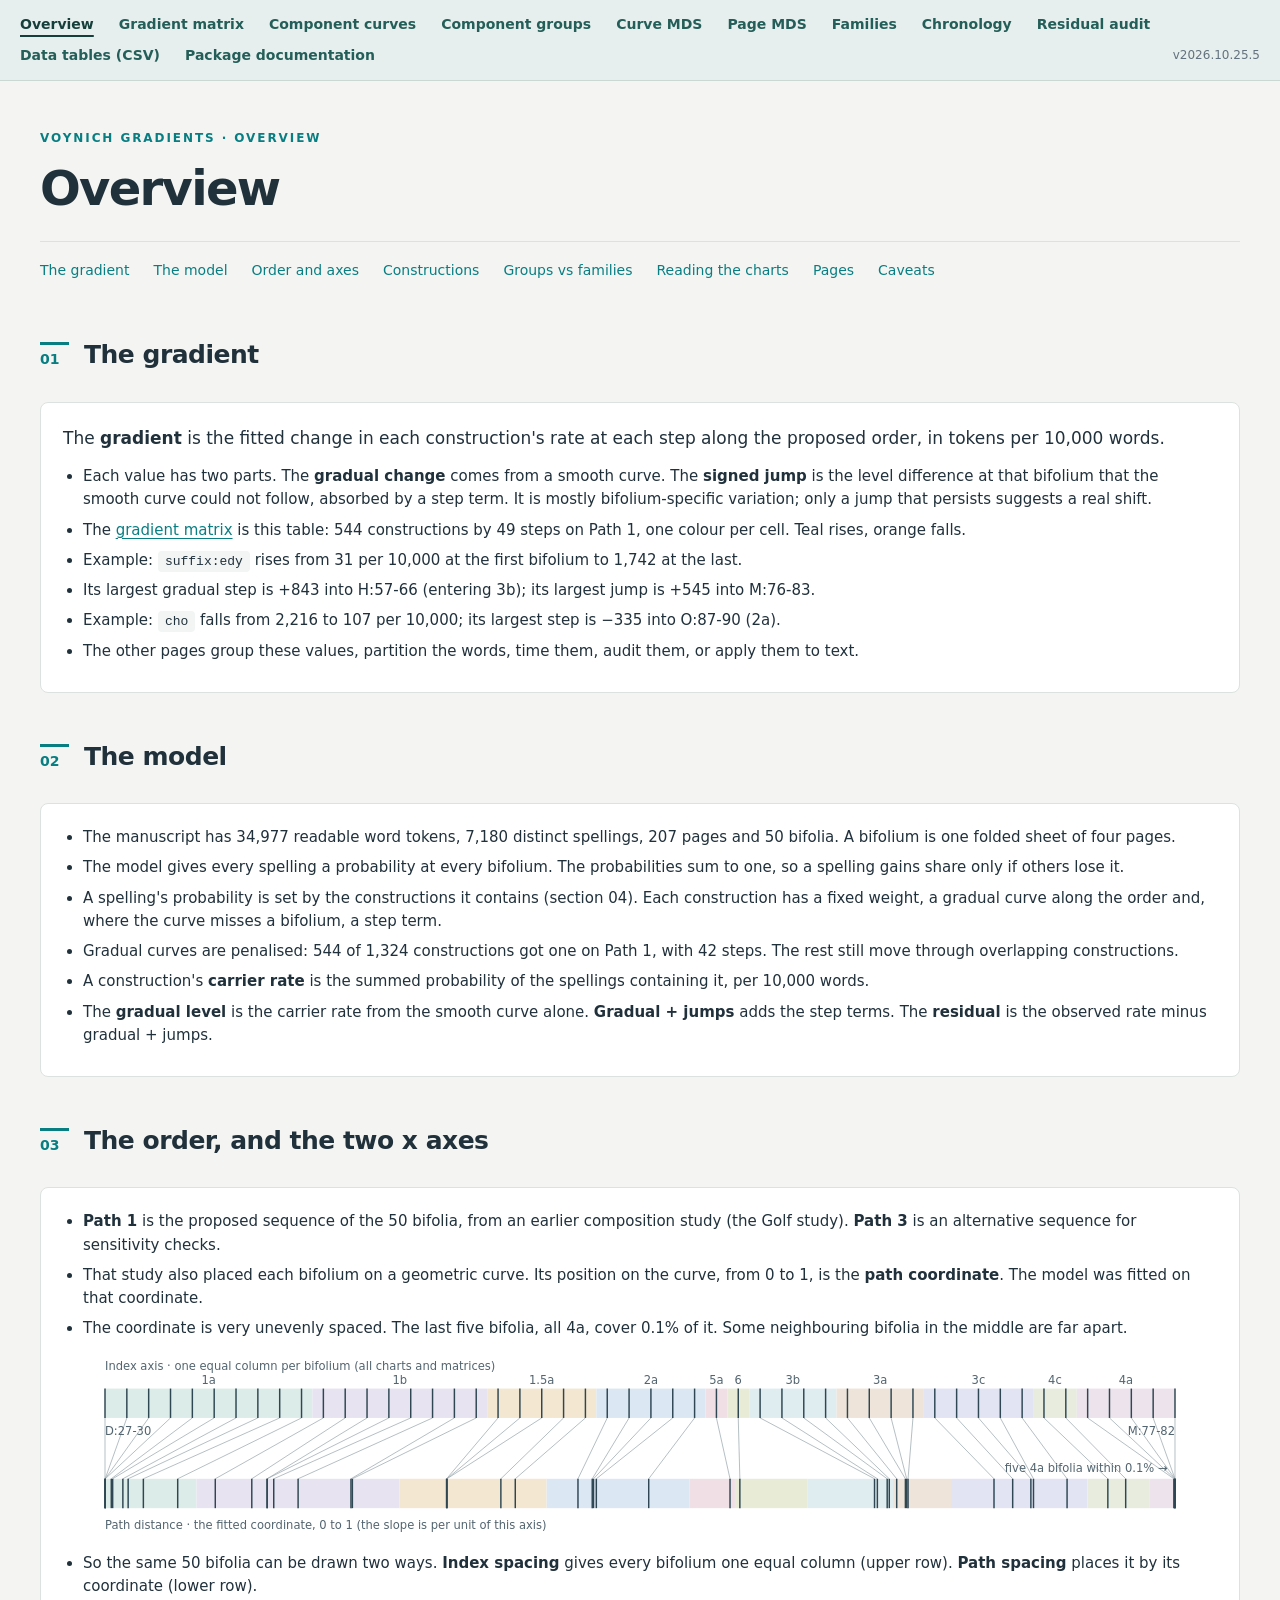
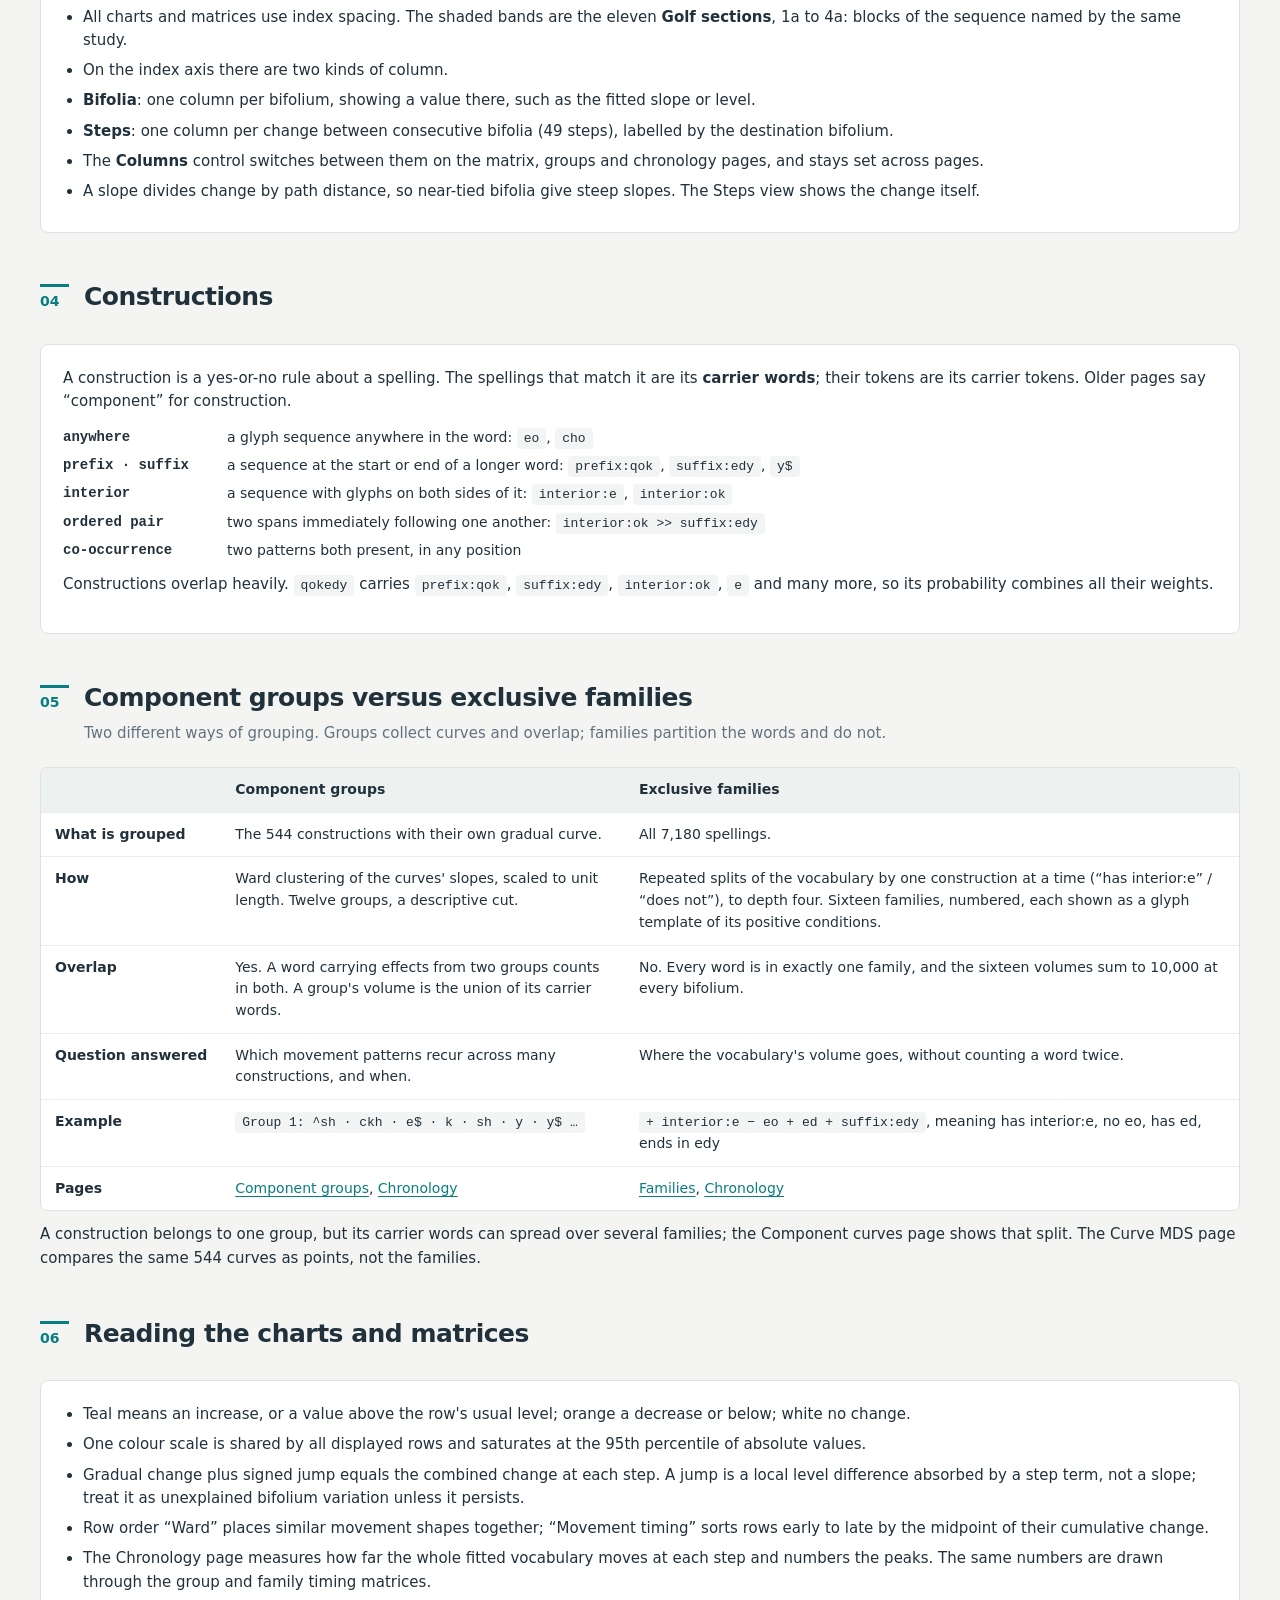
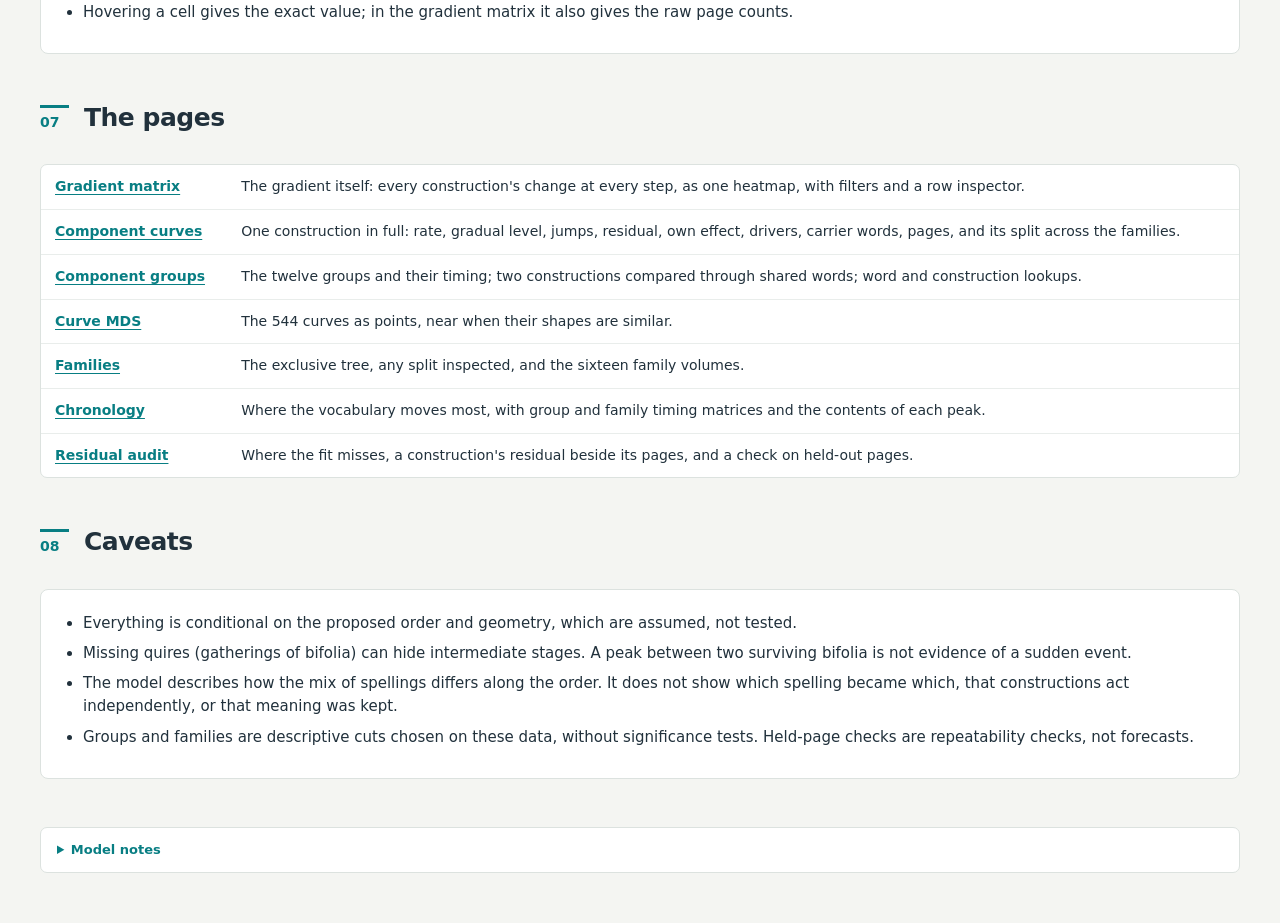
<file: index.html>
<!doctype html>
<html lang="en"><head><meta charset="utf-8"><meta name="viewport" content="width=device-width, initial-scale=1"><title>Voynich gradients · Overview</title><link rel="stylesheet" href="style.css?v=e0b2c25fb6"><link rel="stylesheet" href="package.css?v=9db7e872d7"><link rel="stylesheet" href="pages.css?v=269661ccac"><script src="release.js?v=7b55d89a12"></script><script src="site_nav.js?v=2a5384a73c" defer></script><style>.ov p,.ov li{font-size:15px;line-height:1.55}.ov ul{margin:0;padding-left:20px}.ov li{margin:0 0 7px}.ov .panel{margin-bottom:16px}.ov-table td,.ov-table th{vertical-align:top;font-size:14px}.ov-table td:first-child{white-space:nowrap;font-weight:650}.ov-example{font-family:ui-monospace,SFMono-Regular,Consolas,monospace;font-size:13px;background:#f3f5f4;padding:3px 7px;border-radius:4px}#axis-diagram svg{display:block;width:100%;height:auto}.ov dl{display:grid;grid-template-columns:150px 1fr;gap:6px 14px;margin:0;font-size:14px}.ov dt{font-family:ui-monospace,Consolas,monospace;font-weight:650}.ov dd{margin:0}.ov .lead{font-size:17px}@media(max-width:700px){.ov dl{grid-template-columns:1fr}}</style></head><body>
<nav class="package-nav" aria-label="Voynich gradients"></nav>
<header class="masthead"><div class="eyebrow">VOYNICH GRADIENTS · OVERVIEW</div><h1>Overview</h1><nav><a href="#gradient">The gradient</a><a href="#model">The model</a><a href="#order">Order and axes</a><a href="#constructions">Constructions</a><a href="#groups-vs-families">Groups vs families</a><a href="#reading">Reading the charts</a><a href="#pages">Pages</a><a href="#caveats">Caveats</a></nav></header>
<main class="ov">
<section id="gradient"><div class="section-title"><span class="number">01</span><div><h2>The gradient</h2></div></div>
<article class="panel"><p class="lead">The <strong>gradient</strong> is the fitted change in each construction's rate at each step along the proposed order, in tokens per 10,000 words.</p><ul>
<li>Each value has two parts. The <strong>gradual change</strong> comes from a smooth curve. The <strong>signed jump</strong> is the level difference at that bifolium that the smooth curve could not follow, absorbed by a step term. It is mostly bifolium-specific variation; only a jump that persists suggests a real shift.</li>
<li>The <a href="matrix.html">gradient matrix</a> is this table: 544 constructions by 49 steps on Path 1, one colour per cell. Teal rises, orange falls.</li>
<li>Example: <span class="ov-example">suffix:edy</span> rises from 31 per 10,000 at the first bifolium to 1,742 at the last.</li>
<li>Its largest gradual step is +843 into H:57-66 (entering 3b); its largest jump is +545 into M:76-83.</li>
<li>Example: <span class="ov-example">cho</span> falls from 2,216 to 107 per 10,000; its largest step is −335 into O:87-90 (2a).</li>
<li>The other pages group these values, partition the words, time them, audit them, or apply them to text.</li>
</ul></article></section>

<section id="model"><div class="section-title"><span class="number">02</span><div><h2>The model</h2></div></div>
<article class="panel"><ul>
<li>The manuscript has 34,977 readable word tokens, 7,180 distinct spellings, 207 pages and 50 bifolia. A bifolium is one folded sheet of four pages.</li>
<li>The model gives every spelling a probability at every bifolium. The probabilities sum to one, so a spelling gains share only if others lose it.</li>
<li>A spelling's probability is set by the constructions it contains (section 04). Each construction has a fixed weight, a gradual curve along the order and, where the curve misses a bifolium, a step term.</li>
<li>Gradual curves are penalised: 544 of 1,324 constructions got one on Path 1, with 42 steps. The rest still move through overlapping constructions.</li>
<li>A construction's <strong>carrier rate</strong> is the summed probability of the spellings containing it, per 10,000 words.</li>
<li>The <strong>gradual level</strong> is the carrier rate from the smooth curve alone. <strong>Gradual + jumps</strong> adds the step terms. The <strong>residual</strong> is the observed rate minus gradual + jumps.</li>
</ul></article></section>

<section id="order"><div class="section-title"><span class="number">03</span><div><h2>The order, and the two x axes</h2></div></div>
<article class="panel"><ul>
<li><strong>Path 1</strong> is the proposed sequence of the 50 bifolia, from an earlier composition study (the Golf study). <strong>Path 3</strong> is an alternative sequence for sensitivity checks.</li>
<li>That study also placed each bifolium on a geometric curve. Its position on the curve, from 0 to 1, is the <strong>path coordinate</strong>. The model was fitted on that coordinate.</li>
<li>The coordinate is very unevenly spaced. The last five bifolia, all 4a, cover 0.1% of it. Some neighbouring bifolia in the middle are far apart.</li>
</ul><div id="axis-diagram" class="chart" style="margin:14px 0"></div><ul>
<li>So the same 50 bifolia can be drawn two ways. <strong>Index spacing</strong> gives every bifolium one equal column (upper row). <strong>Path spacing</strong> places it by its coordinate (lower row).</li>
<li>All charts and matrices use index spacing. The shaded bands are the eleven <strong>Golf sections</strong>, 1a to 4a: blocks of the sequence named by the same study.</li>
<li>On the index axis there are two kinds of column.</li>
<li><strong>Bifolia</strong>: one column per bifolium, showing a value there, such as the fitted slope or level.</li>
<li><strong>Steps</strong>: one column per change between consecutive bifolia (49 steps), labelled by the destination bifolium.</li>
<li>The <strong>Columns</strong> control switches between them on the matrix, groups and chronology pages, and stays set across pages.</li>
<li>A slope divides change by path distance, so near-tied bifolia give steep slopes. The Steps view shows the change itself.</li>
</ul></article></section>

<section id="constructions"><div class="section-title"><span class="number">04</span><div><h2>Constructions</h2></div></div>
<article class="panel"><p>A construction is a yes-or-no rule about a spelling. The spellings that match it are its <strong>carrier words</strong>; their tokens are its carrier tokens. Older pages say “component” for construction.</p>
<dl><dt>anywhere</dt><dd>a glyph sequence anywhere in the word: <span class="ov-example">eo</span>, <span class="ov-example">cho</span></dd>
<dt>prefix · suffix</dt><dd>a sequence at the start or end of a longer word: <span class="ov-example">prefix:qok</span>, <span class="ov-example">suffix:edy</span>, <span class="ov-example">y$</span></dd>
<dt>interior</dt><dd>a sequence with glyphs on both sides of it: <span class="ov-example">interior:e</span>, <span class="ov-example">interior:ok</span></dd>
<dt>ordered pair</dt><dd>two spans immediately following one another: <span class="ov-example">interior:ok >> suffix:edy</span></dd>
<dt>co-occurrence</dt><dd>two patterns both present, in any position</dd></dl>
<p style="margin-top:12px">Constructions overlap heavily. <span class="ov-example">qokedy</span> carries <span class="ov-example">prefix:qok</span>, <span class="ov-example">suffix:edy</span>, <span class="ov-example">interior:ok</span>, <span class="ov-example">e</span> and many more, so its probability combines all their weights.</p></article></section>

<section id="groups-vs-families"><div class="section-title"><span class="number">05</span><div><h2>Component groups versus exclusive families</h2><p>Two different ways of grouping. Groups collect curves and overlap; families partition the words and do not.</p></div></div>
<div class="table-wrap"><table class="ov-table"><thead><tr><th></th><th>Component groups</th><th>Exclusive families</th></tr></thead><tbody>
<tr><td>What is grouped</td><td>The 544 constructions with their own gradual curve.</td><td>All 7,180 spellings.</td></tr>
<tr><td>How</td><td>Ward clustering of the curves' slopes, scaled to unit length. Twelve groups, a descriptive cut.</td><td>Repeated splits of the vocabulary by one construction at a time (“has interior:e” / “does not”), to depth four. Sixteen families, numbered, each shown as a glyph template of its positive conditions.</td></tr>
<tr><td>Overlap</td><td>Yes. A word carrying effects from two groups counts in both. A group's volume is the union of its carrier words.</td><td>No. Every word is in exactly one family, and the sixteen volumes sum to 10,000 at every bifolium.</td></tr>
<tr><td>Question answered</td><td>Which movement patterns recur across many constructions, and when.</td><td>Where the vocabulary's volume goes, without counting a word twice.</td></tr>
<tr><td>Example</td><td><span class="ov-example">Group 1: ^sh · ckh · e$ · k · sh · y · y$ …</span></td><td><span class="ov-example">+ interior:e − eo + ed + suffix:edy</span>, meaning has interior:e, no eo, has ed, ends in edy</td></tr>
<tr><td>Pages</td><td><a href="behavior.html">Component groups</a>, <a href="chronology.html#timing">Chronology</a></td><td><a href="partitions.html">Families</a>, <a href="chronology.html#family-timing">Chronology</a></td></tr>
</tbody></table></div>
<p style="margin-top:12px">A construction belongs to one group, but its carrier words can spread over several families; the Component curves page shows that split. The Curve MDS page compares the same 544 curves as points, not the families.</p></section>

<section id="reading"><div class="section-title"><span class="number">06</span><div><h2>Reading the charts and matrices</h2></div></div>
<article class="panel"><ul>
<li>Teal means an increase, or a value above the row's usual level; orange a decrease or below; white no change.</li>
<li>One colour scale is shared by all displayed rows and saturates at the 95th percentile of absolute values.</li>
<li>Gradual change plus signed jump equals the combined change at each step. A jump is a local level difference absorbed by a step term, not a slope; treat it as unexplained bifolium variation unless it persists.</li>
<li>Row order “Ward” places similar movement shapes together; “Movement timing” sorts rows early to late by the midpoint of their cumulative change.</li>
<li>The Chronology page measures how far the whole fitted vocabulary moves at each step and numbers the peaks. The same numbers are drawn through the group and family timing matrices.</li>
<li>Hovering a cell gives the exact value; in the gradient matrix it also gives the raw page counts.</li>
</ul></article></section>

<section id="pages"><div class="section-title"><span class="number">07</span><div><h2>The pages</h2></div></div>
<div class="table-wrap"><table class="ov-table"><tbody>
<tr><td><a href="matrix.html">Gradient matrix</a></td><td>The gradient itself: every construction's change at every step, as one heatmap, with filters and a row inspector.</td></tr>
<tr><td><a href="components.html">Component curves</a></td><td>One construction in full: rate, gradual level, jumps, residual, own effect, drivers, carrier words, pages, and its split across the families.</td></tr>
<tr><td><a href="behavior.html">Component groups</a></td><td>The twelve groups and their timing; two constructions compared through shared words; word and construction lookups.</td></tr>
<tr><td><a href="feature-mds.html">Curve MDS</a></td><td>The 544 curves as points, near when their shapes are similar.</td></tr>
<tr><td><a href="partitions.html">Families</a></td><td>The exclusive tree, any split inspected, and the sixteen family volumes.</td></tr>
<tr><td><a href="chronology.html">Chronology</a></td><td>Where the vocabulary moves most, with group and family timing matrices and the contents of each peak.</td></tr>
<tr><td><a href="residuals.html">Residual audit</a></td><td>Where the fit misses, a construction's residual beside its pages, and a check on held-out pages.</td></tr>
</tbody></table></div></section>

<section id="caveats"><div class="section-title"><span class="number">08</span><div><h2>Caveats</h2></div></div>
<article class="panel"><ul>
<li>Everything is conditional on the proposed order and geometry, which are assumed, not tested.</li>
<li>Missing quires (gatherings of bifolia) can hide intermediate stages. A peak between two surviving bifolia is not evidence of a sudden event.</li>
<li>The model describes how the mix of spellings differs along the order. It does not show which spelling became which, that constructions act independently, or that meaning was kept.</li>
<li>Groups and families are descriptive cuts chosen on these data, without significance tests. Held-page checks are repeatability checks, not forecasts.</li>
</ul></article></section>
<details class="data-details"><summary>Model notes</summary><p>Model <code>positional-composition-544-v1</code>, 24 October 2026: for spelling <em>w</em> at coordinate <em>s</em>, probability ∝ prior(<em>w</em>) · exp(X(<em>w</em>)[α + B(<em>s</em>)β + H(<em>s</em>)δ]) with X the construction indicators, α static weights, Bβ gradual curves and Hδ steps; gradual penalty 0.006, step penalty 0.006. Path 3 is a separate refit (541 curves, 34 steps). Formal definitions and reproduction are in the package's model note; the asset fields in its data dictionary.</p></details>
</main><script src="behavior_charts.js?v=8a3eea32bb"></script><script src="positional_data.js?v=a738f889c7"></script><script src="overview.js?v=d65140882f"></script></body></html>
</file>
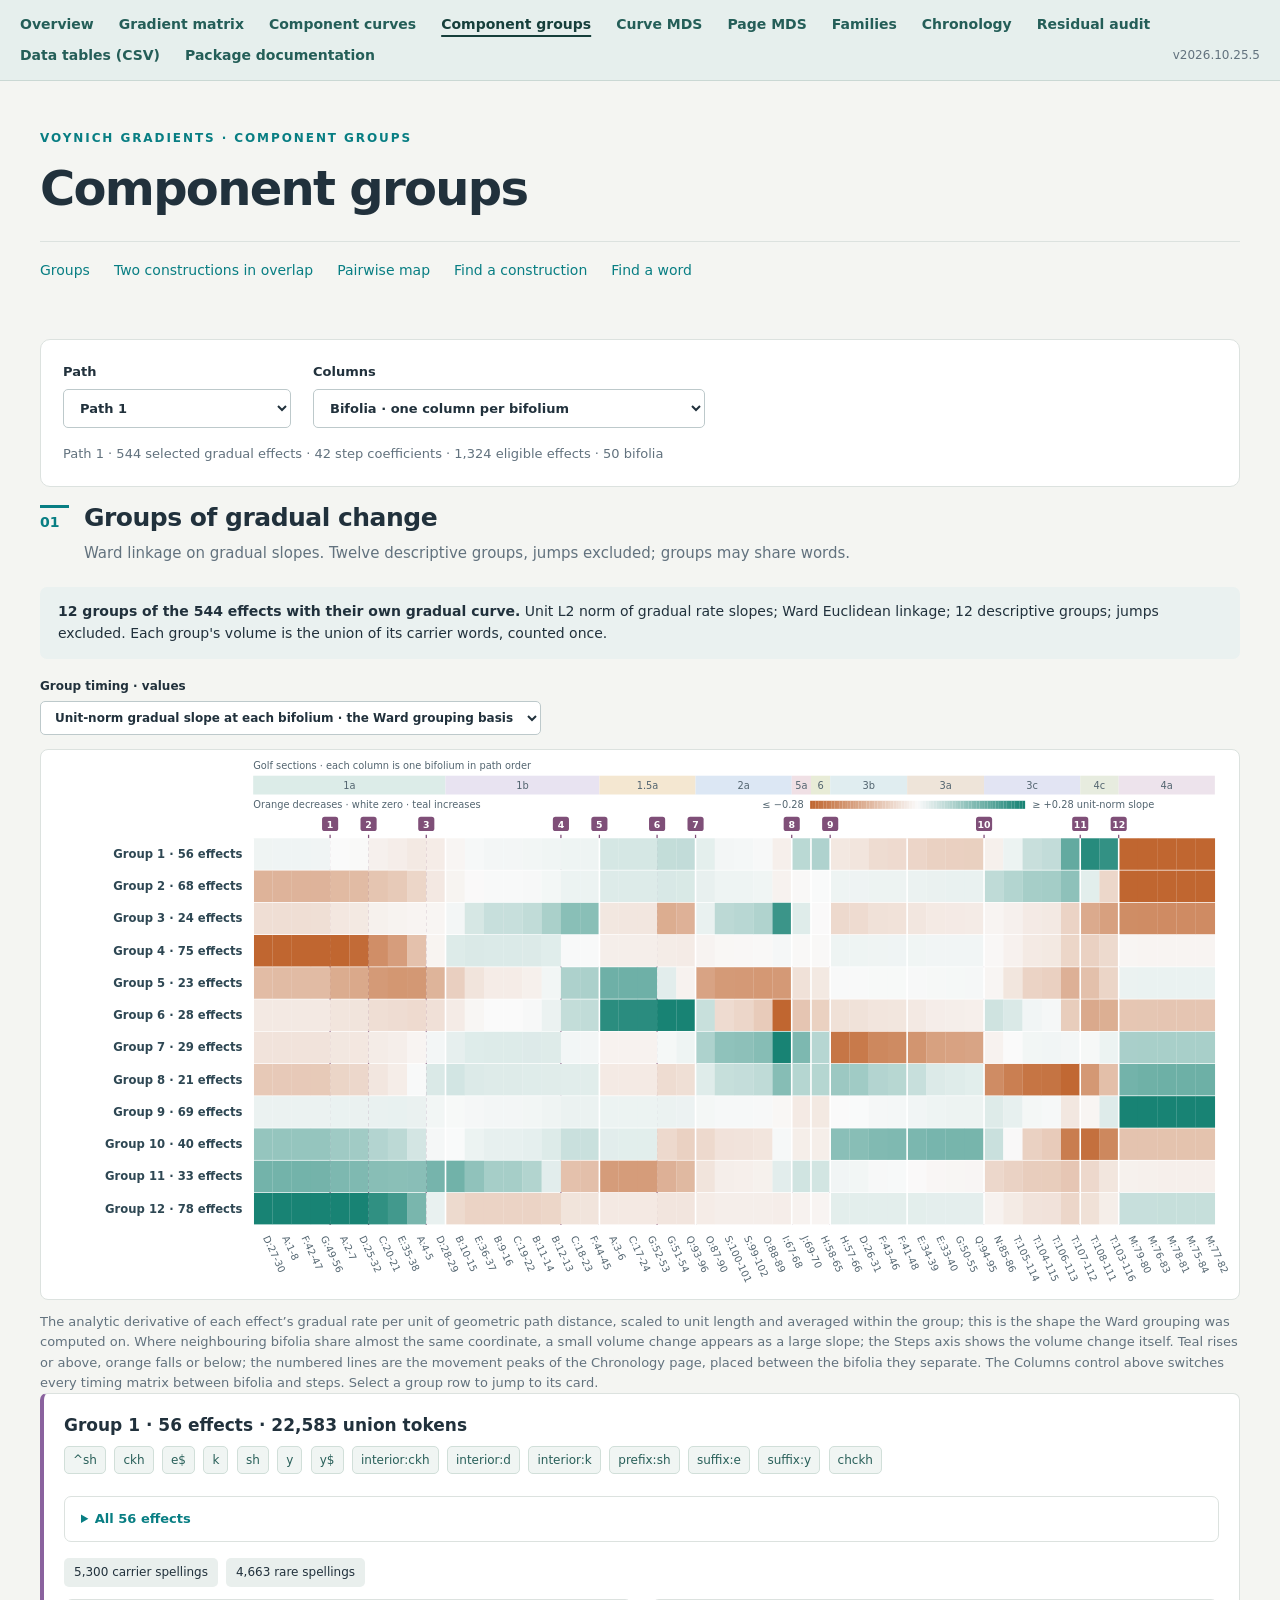
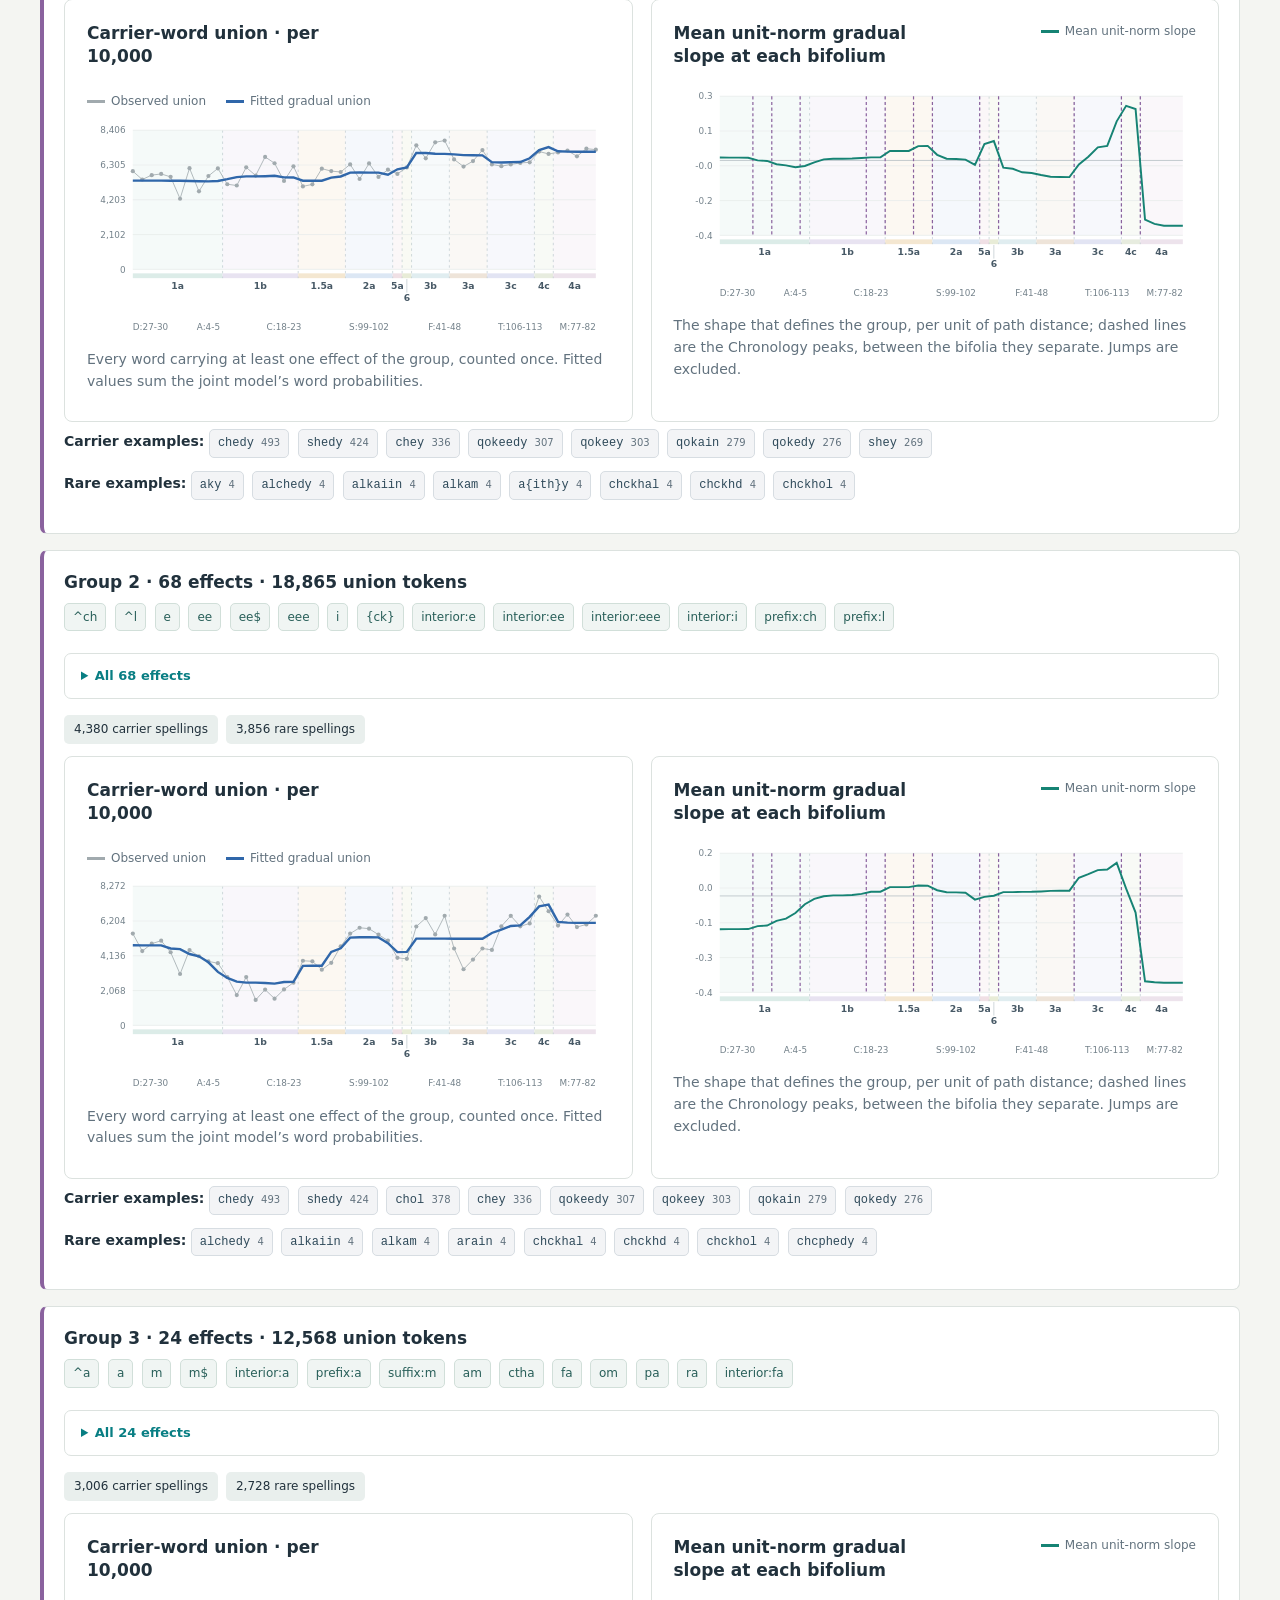
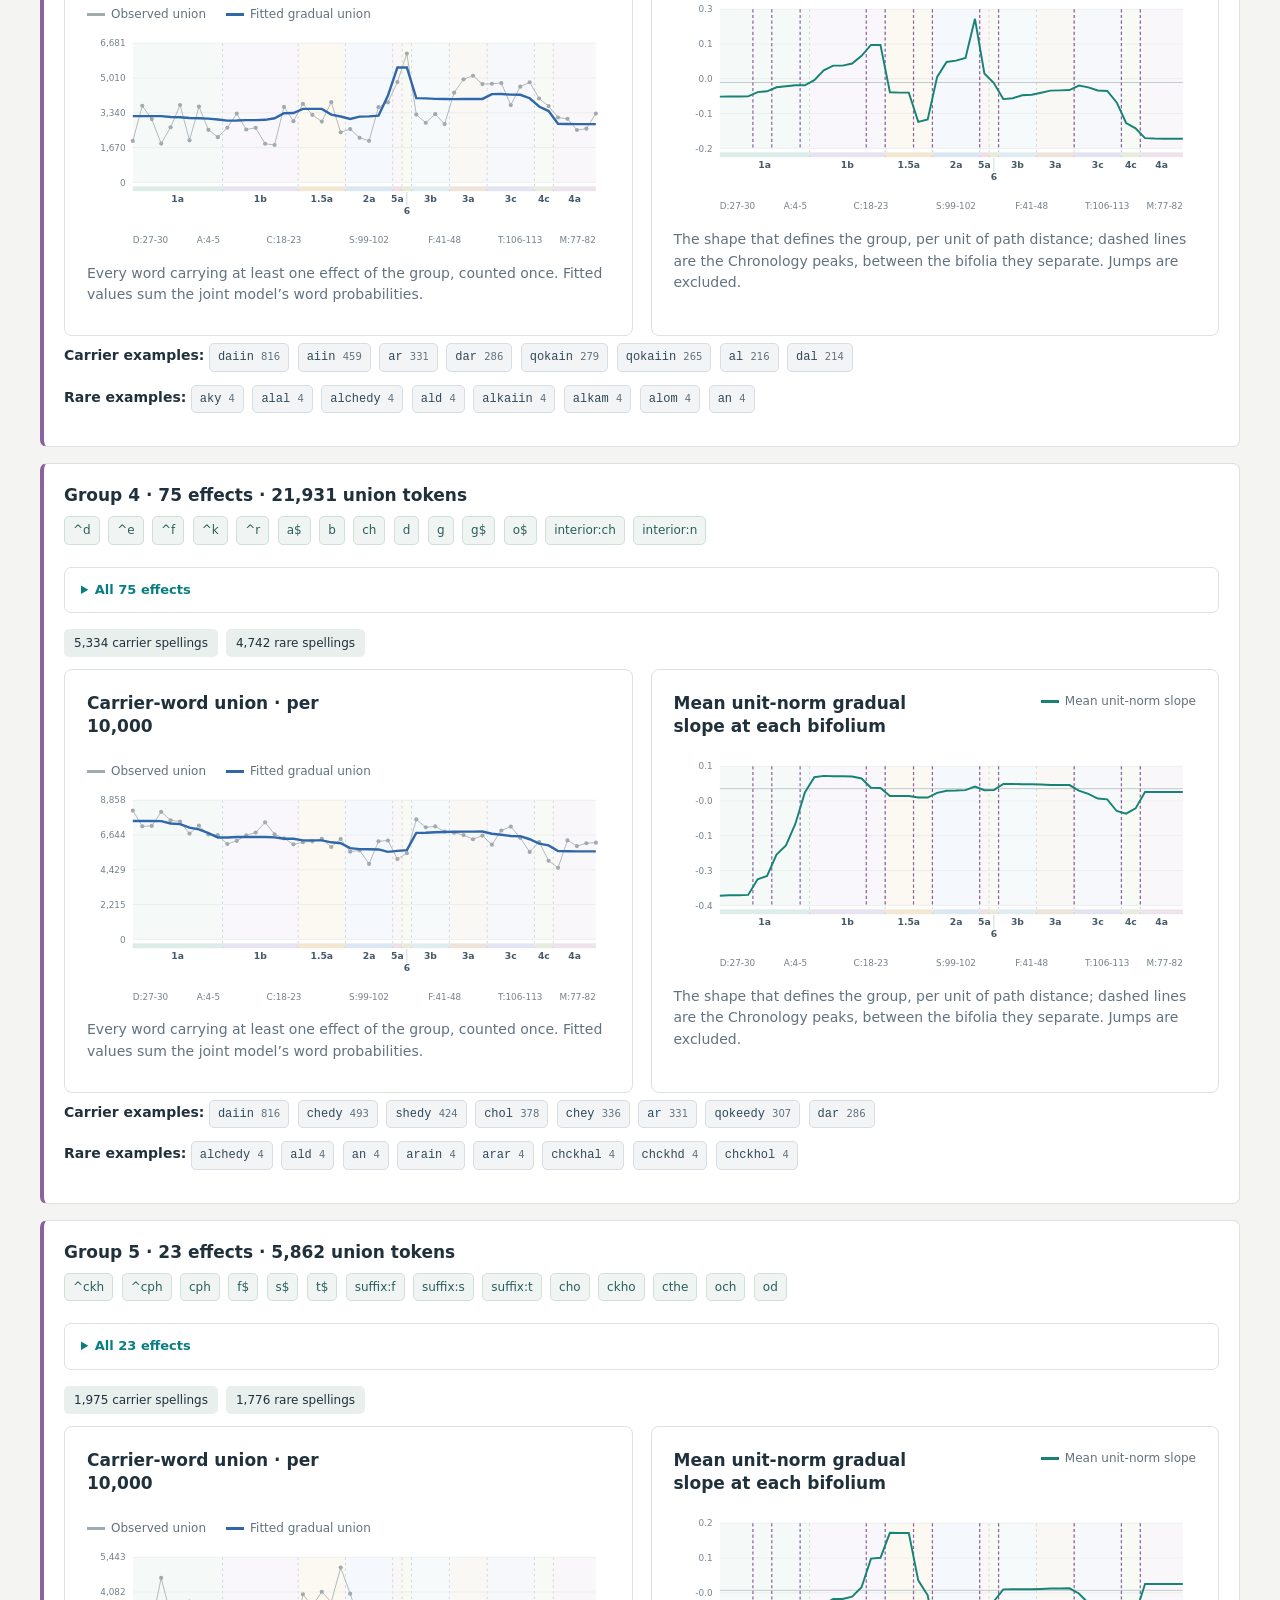
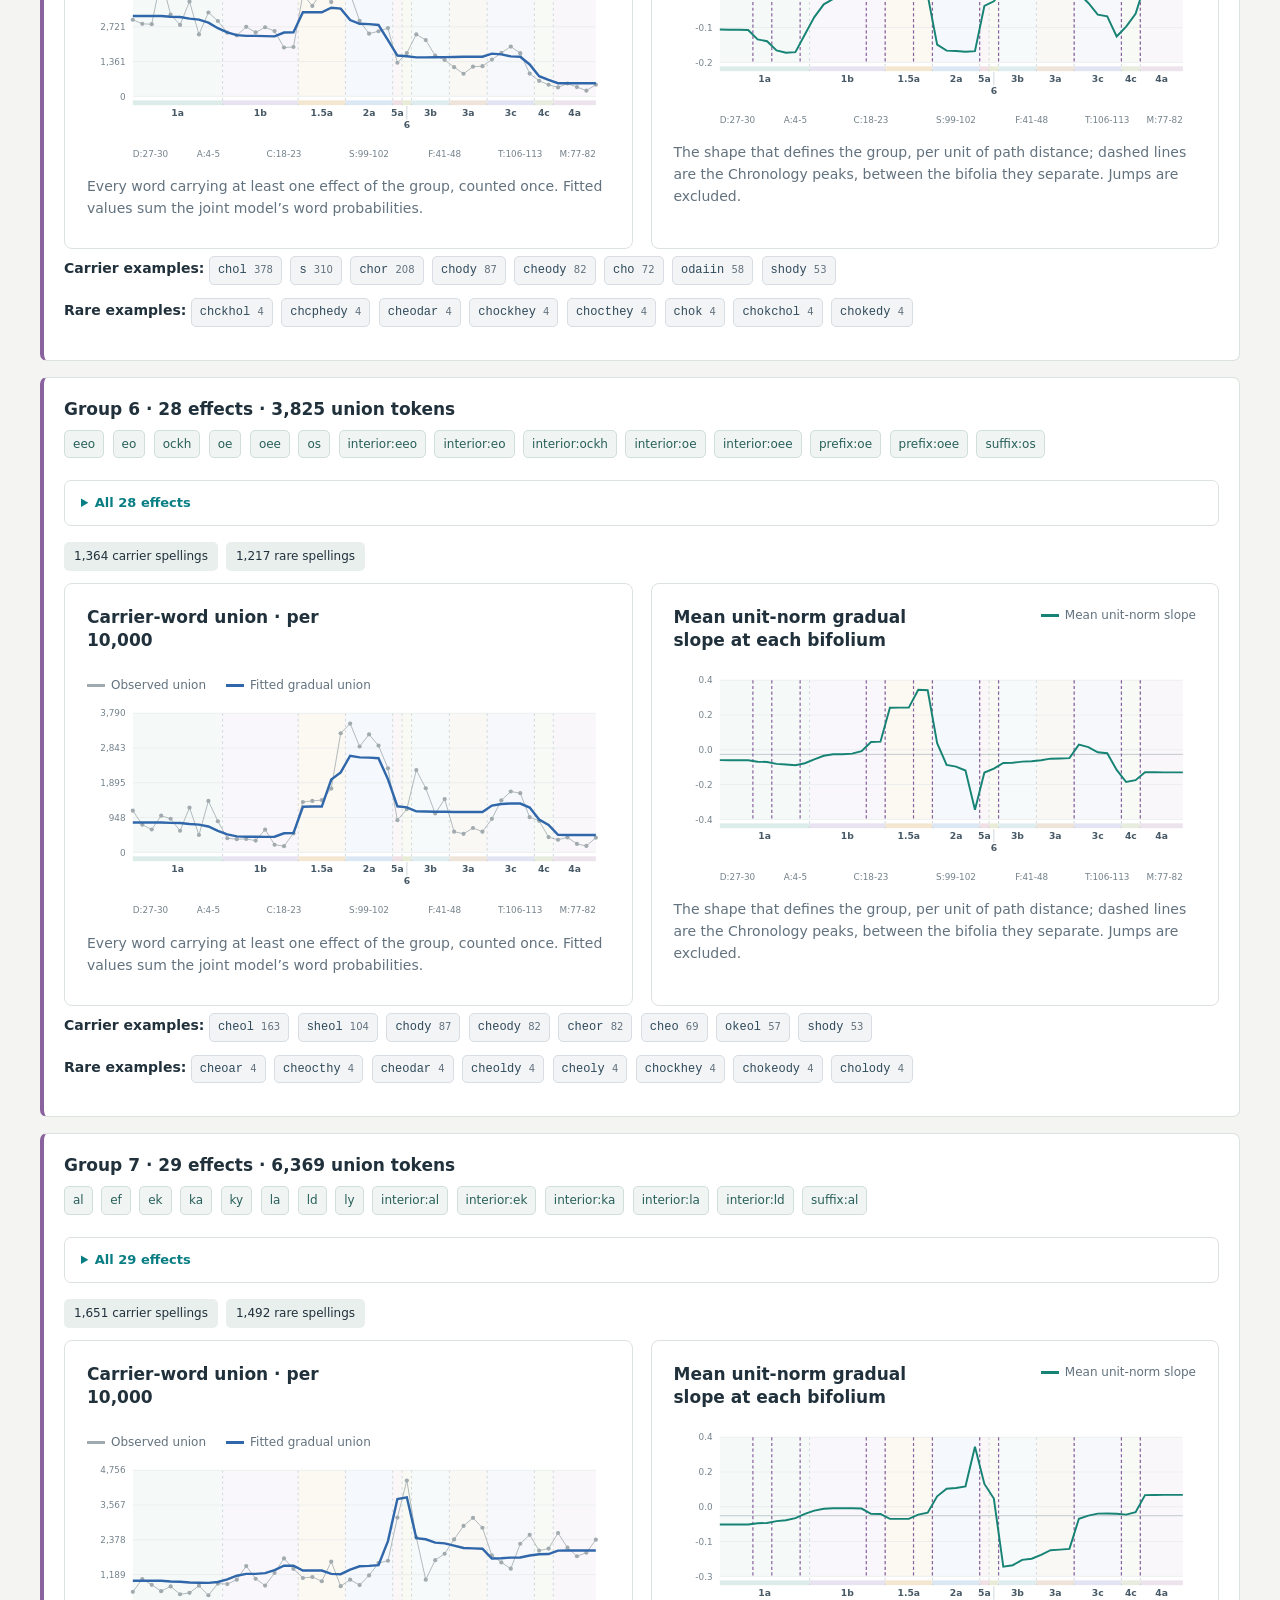
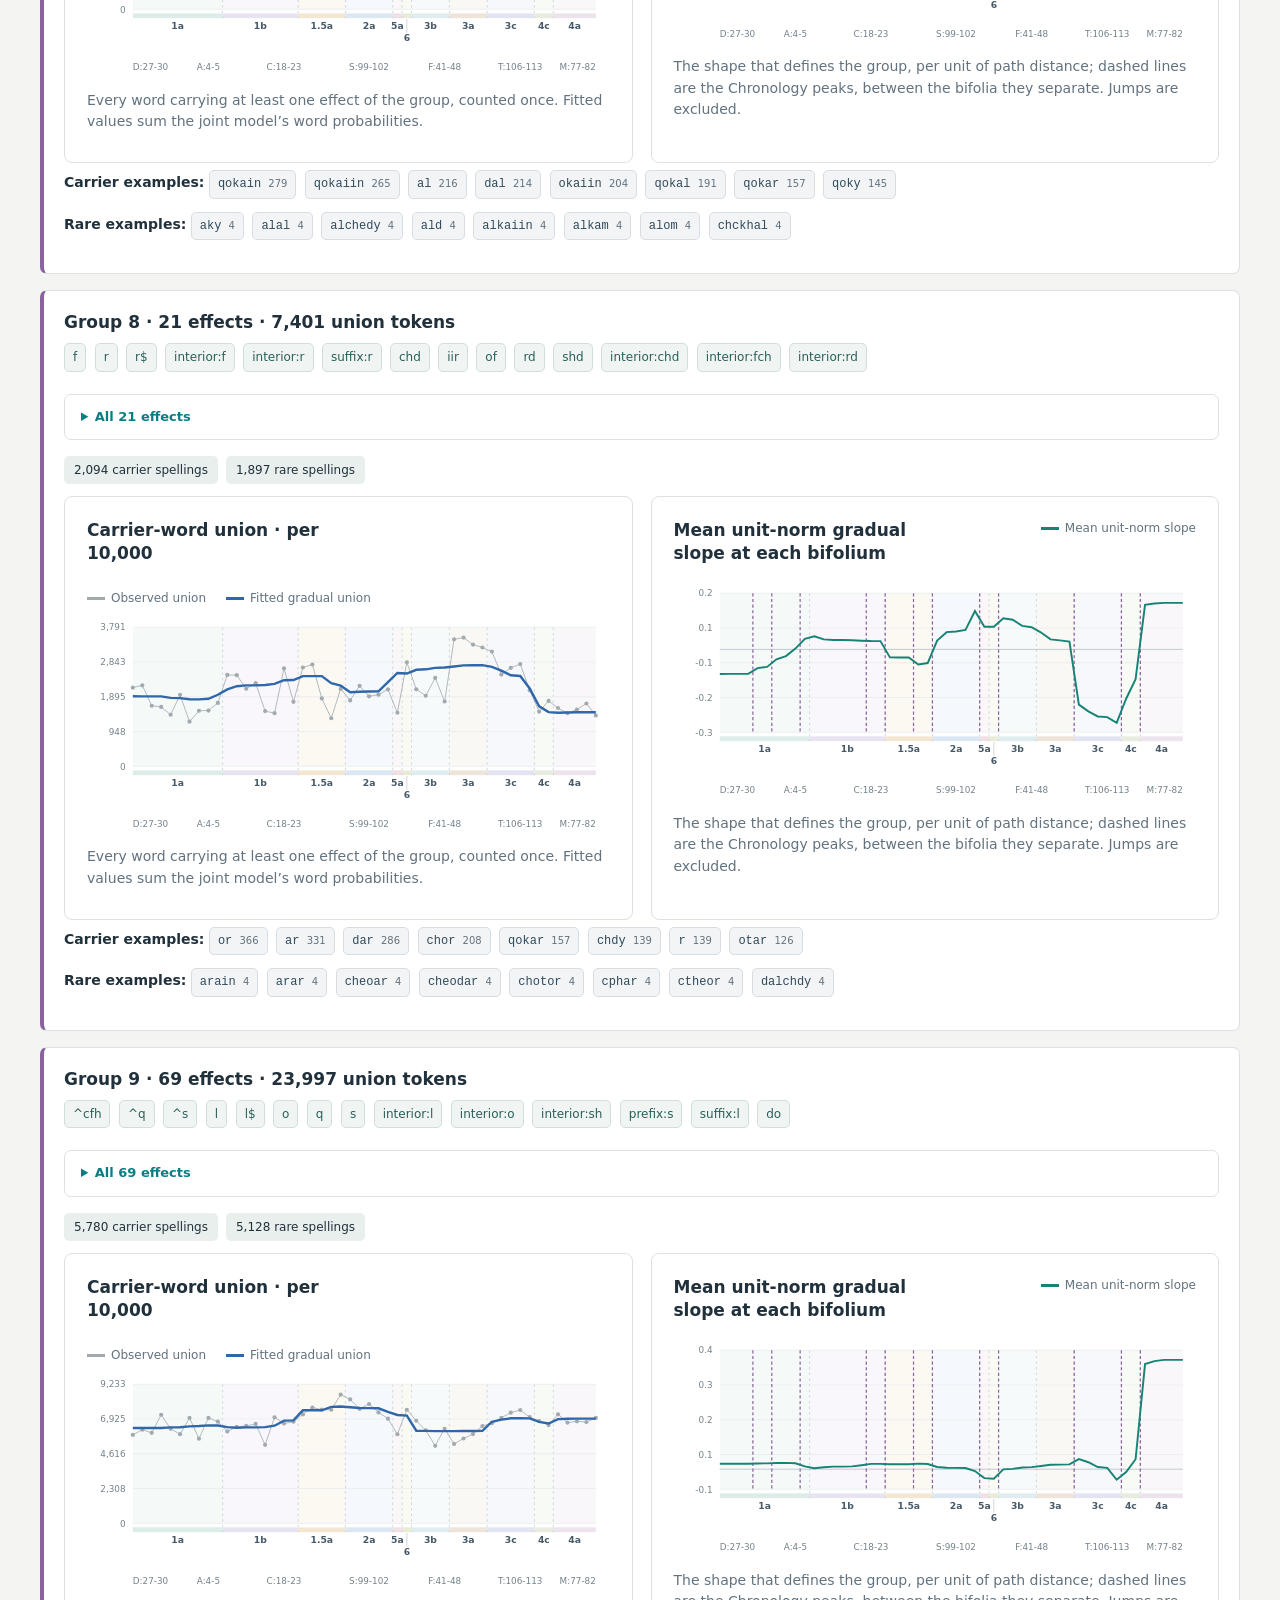
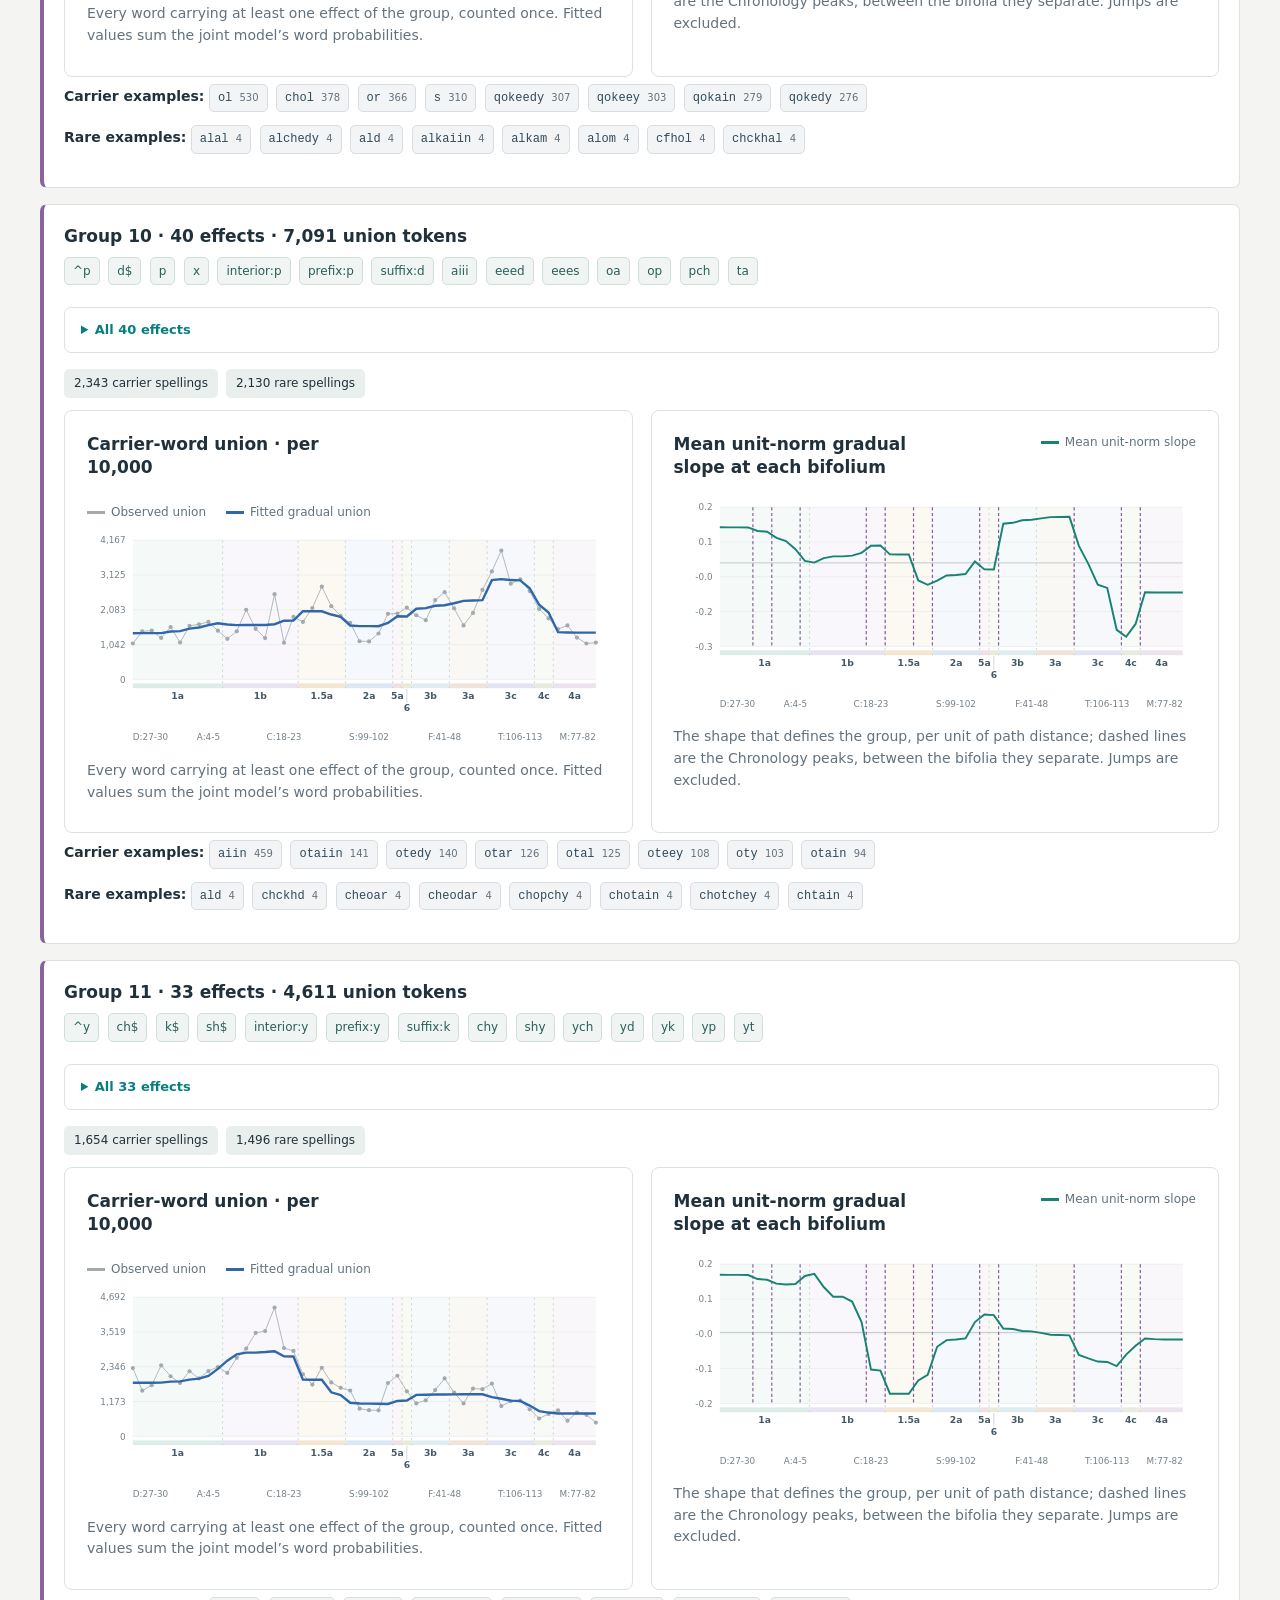
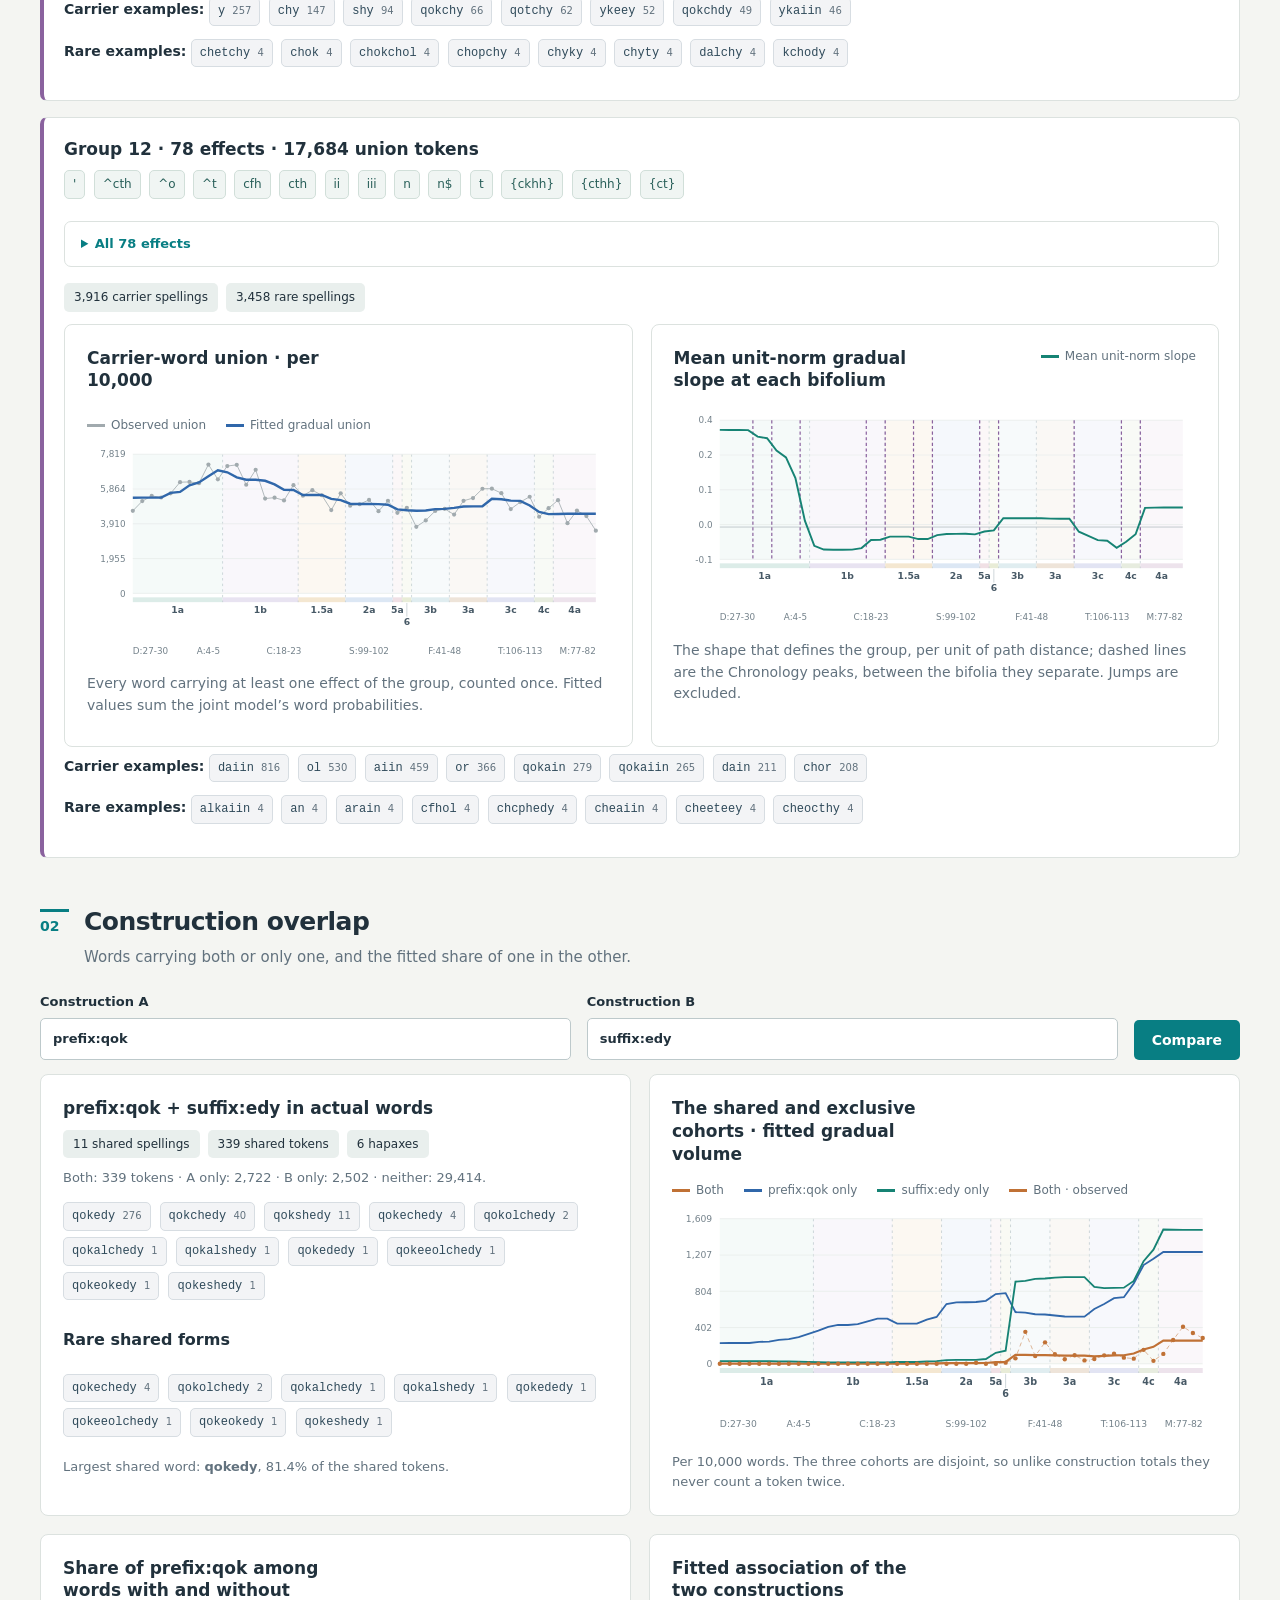
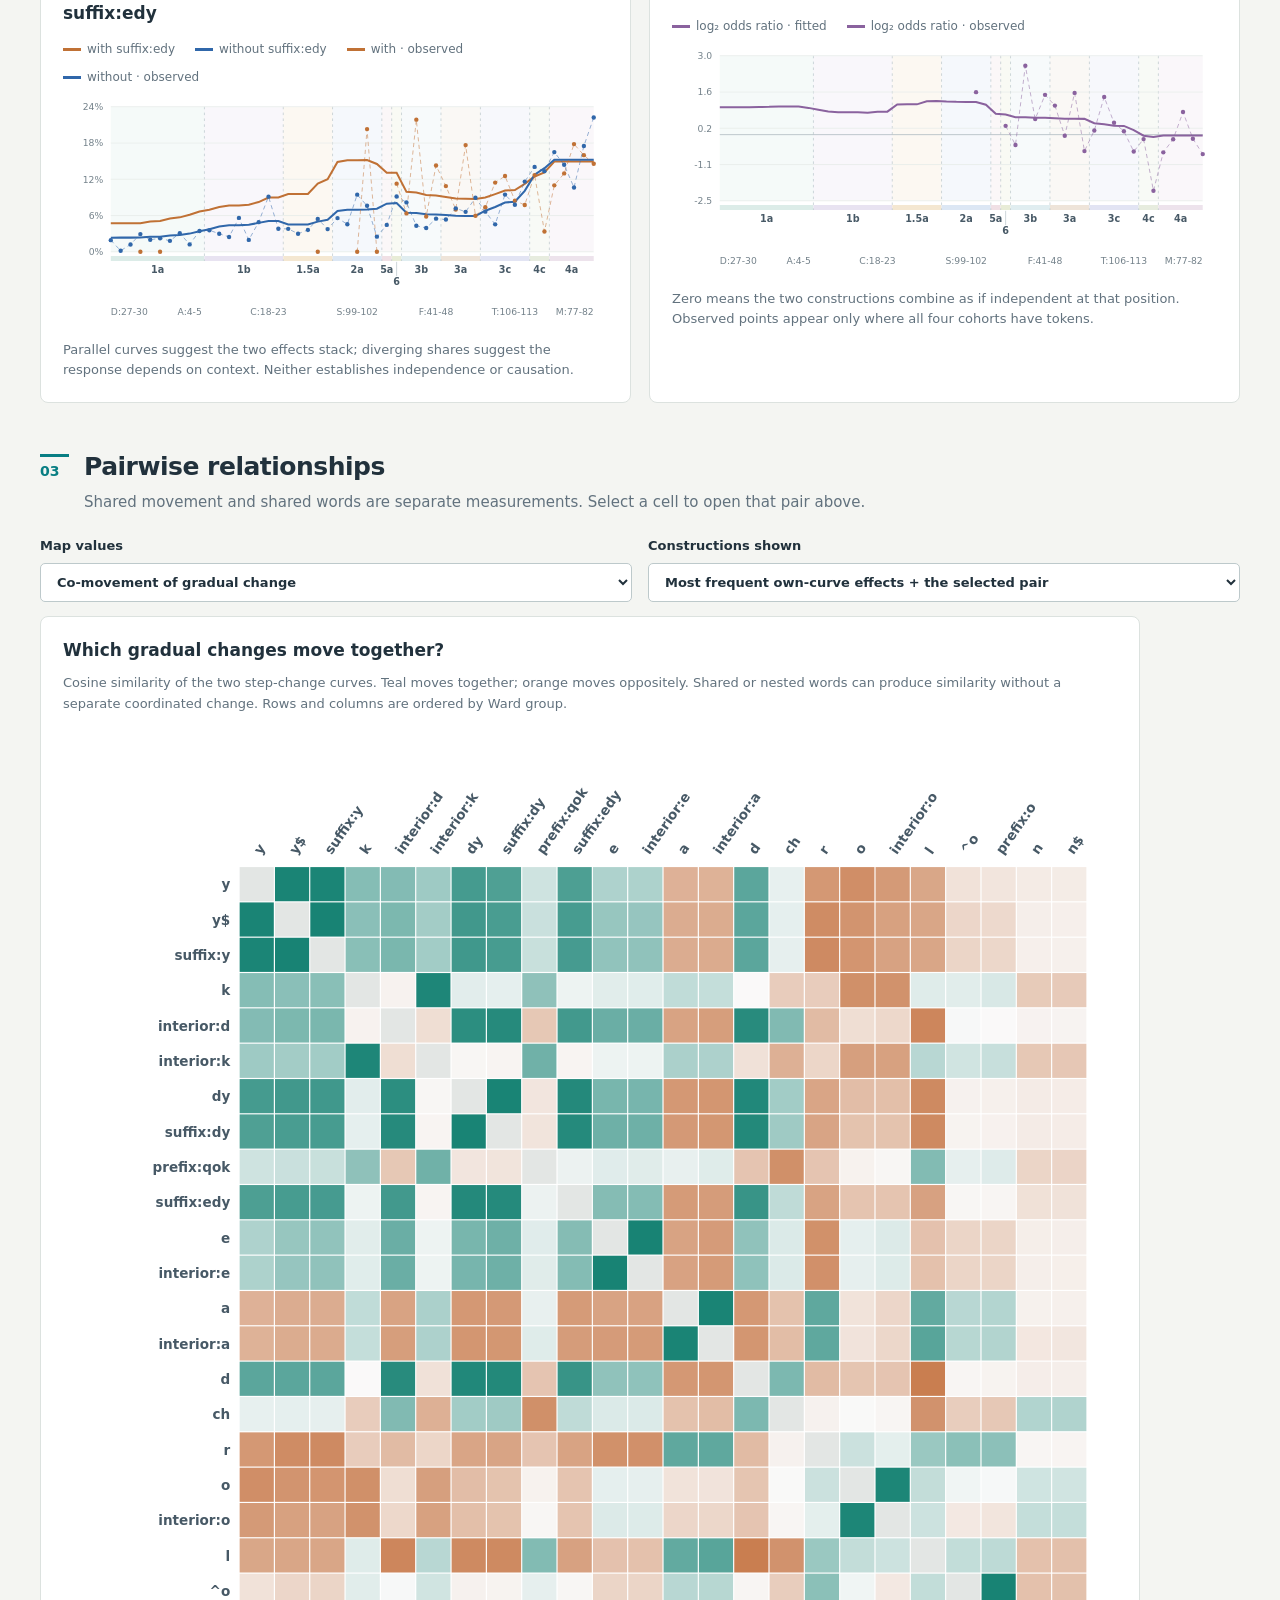
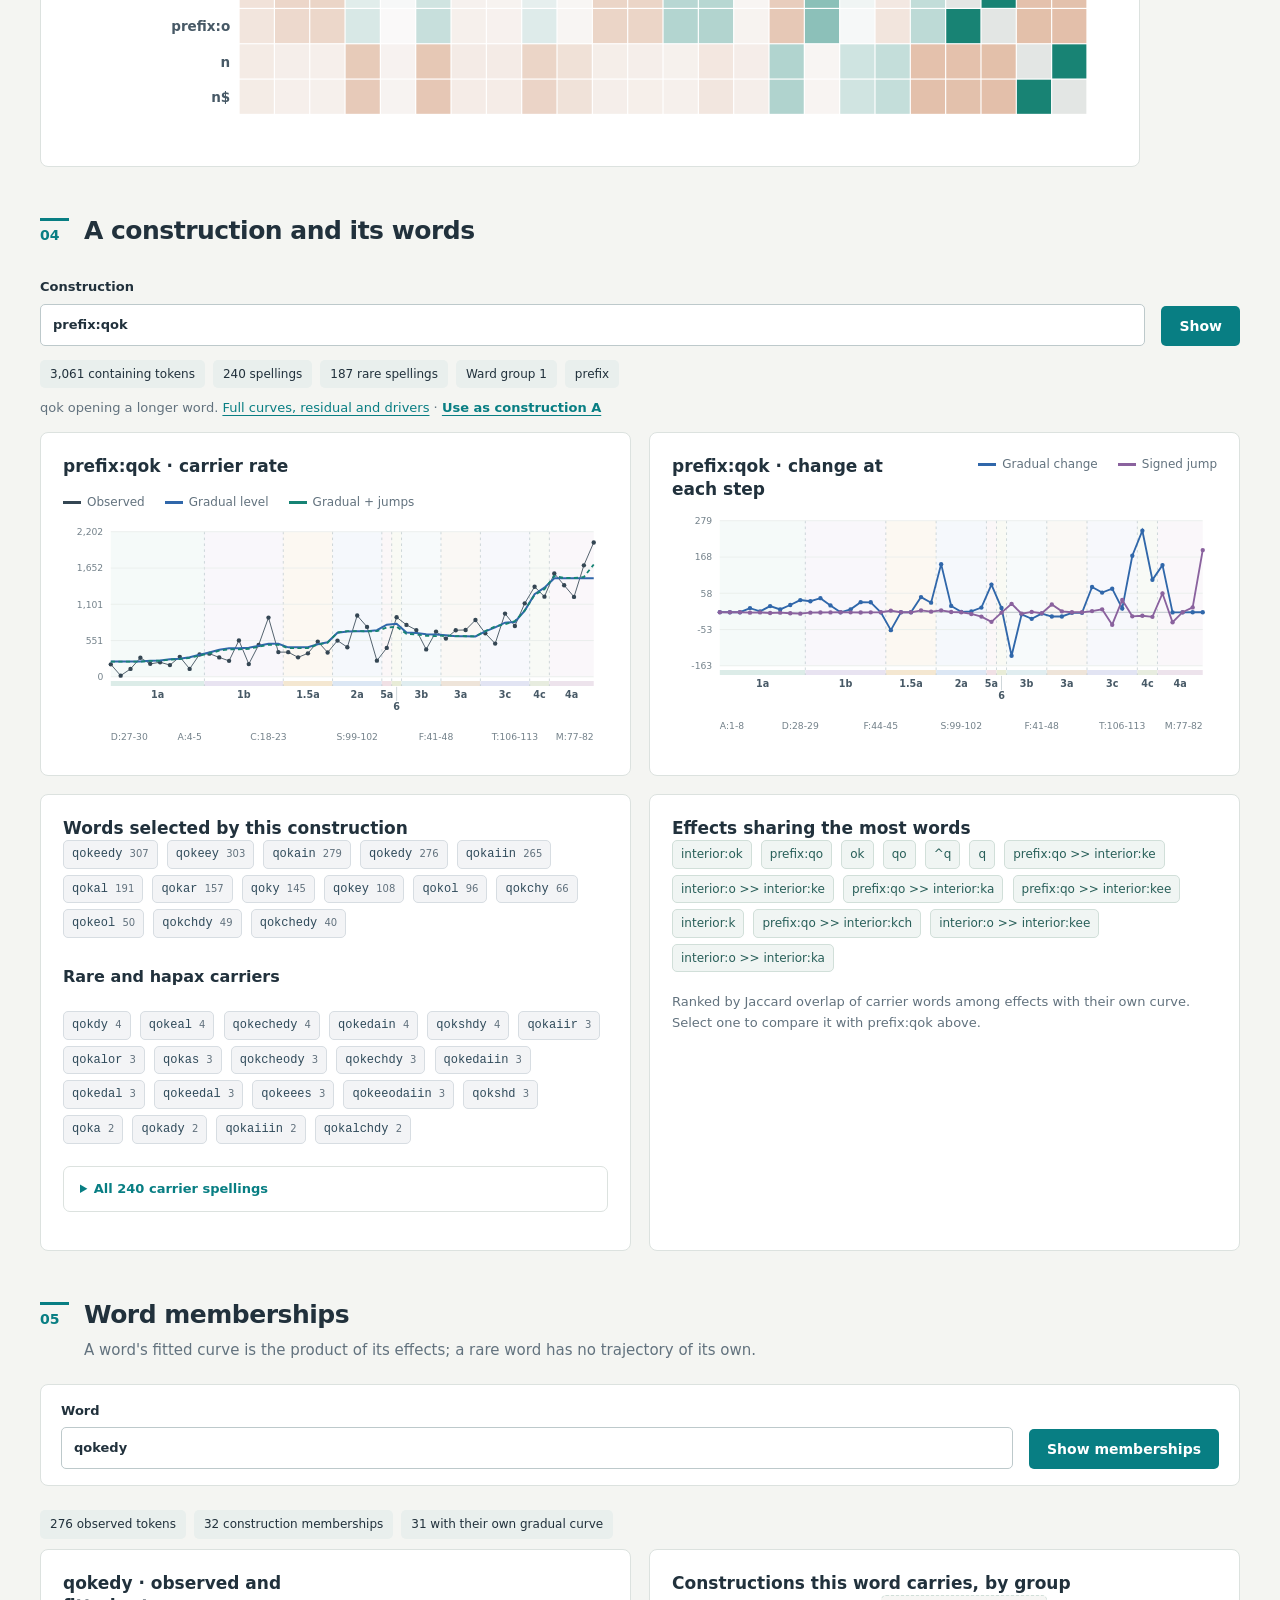
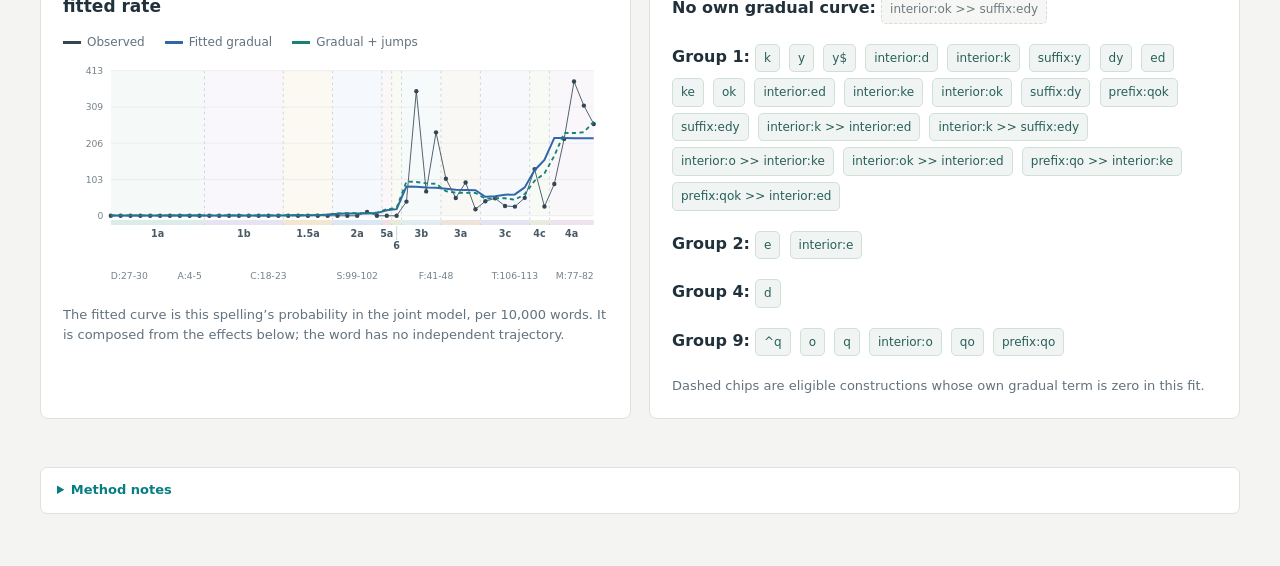
<file: behavior.html>
<!doctype html>
<html lang="en"><head><meta charset="utf-8"><meta name="viewport" content="width=device-width, initial-scale=1"><title>Voynich gradients · Component groups</title><link rel="stylesheet" href="style.css?v=e0b2c25fb6"><link rel="stylesheet" href="package.css?v=9db7e872d7"><link rel="stylesheet" href="pages.css?v=269661ccac"><script src="release.js?v=7b55d89a12"></script><script src="site_nav.js?v=2a5384a73c" defer></script></head><body><nav class="package-nav" aria-label="Voynich gradients"></nav>
<header class="masthead"><div class="eyebrow">VOYNICH GRADIENTS · COMPONENT GROUPS</div><h1>Component groups</h1>
<nav><a href="#groups">Groups</a><a href="#overlap">Two constructions in overlap</a><a href="#pair-map">Pairwise map</a><a href="#component-detail">Find a construction</a><a href="#word-detail">Find a word</a></nav></header>
<main><div class="controls"><label>Path<select id="path"><option value="1">Path 1</option><option value="3">Path 3 · order sensitivity</option></select></label><span id="status" class="status-line" role="status">Loading the positional fit…</span></div><datalist id="component-names"></datalist><datalist id="word-names"></datalist>
<section id="groups"><div class="section-title"><span class="number">01</span><div><h2>Groups of gradual change</h2><p>Ward linkage on gradual slopes. Twelve descriptive groups, jumps excluded; groups may share words.</p></div></div><div id="group-summary" class="note-box"></div><div id="group-matrix"></div><div id="group-cards" class="event-grid"></div></section>
<section id="overlap"><div class="section-title"><span class="number">02</span><div><h2>Construction overlap</h2><p>Words carrying both or only one, and the fitted share of one in the other.</p></div></div><form id="pair-form" class="word-controls"><label>Construction A<input id="pair-a" value="prefix:qok" list="component-names" spellcheck="false"></label><label>Construction B<input id="pair-b" value="suffix:edy" list="component-names" spellcheck="false"></label><button>Compare</button></form><div id="pair-detail"></div></section>
<section id="pair-map"><div class="section-title"><span class="number">03</span><div><h2>Pairwise relationships</h2><p>Shared movement and shared words are separate measurements. Select a cell to open that pair above.</p></div></div><div class="word-controls"><label>Map values<select id="map-mode"><option value="motion">Co-movement of gradual change</option><option value="overlap">Shared word population</option></select></label><label>Constructions shown<select id="map-scope"><option value="common">Most frequent own-curve effects + the selected pair</option><option value="focus">Strongest relationships to construction A</option></select></label></div><div id="map-chart" class="panel pair-map"></div></section>
<section id="component-detail"><div class="section-title"><span class="number">04</span><div><h2>A construction and its words</h2></div></div><form id="component-form" class="word-controls"><label>Construction<input id="component-name" value="prefix:qok" list="component-names" spellcheck="false"></label><button>Show</button></form><div id="component-content"></div></section>
<section id="word-detail"><div class="section-title"><span class="number">05</span><div><h2>Word memberships</h2><p>A word's fitted curve is the product of its effects; a rare word has no trajectory of its own.</p></div></div><form id="word-form" class="word-controls"><label>Word<input id="word-name" value="qokedy" list="word-names" spellcheck="false"></label><button>Show memberships</button></form><div id="word-content"></div></section>
<details class="data-details"><summary>Method notes</summary><p>Group the fitted gradual slopes into shared movement patterns, compare two overlapping constructions through the words they share, and trace any word to the constructions that carry it.</p><p>Ward linkage uses the unit-normalized gradual rate slopes of the effects with their own curve. The twelve groups are a descriptive cut, not a count of independent processes.</p><p>The overlap figures are predictions of the same joint model, not a separate interaction test.</p><p>Group volumes count each carrier word once (the union), so they do not double-count overlaps. Cohort curves sum fitted word probabilities, per 10,000 words. Overlapping constructions share words and are not independent discoveries. Nothing here establishes which change happened first.</p></details>
</main><script src="behavior_charts.js?v=8a3eea32bb"></script><script src="positional_data.js?v=a738f889c7"></script><script src="groups.js?v=5171e2d327"></script></body></html>
</file>
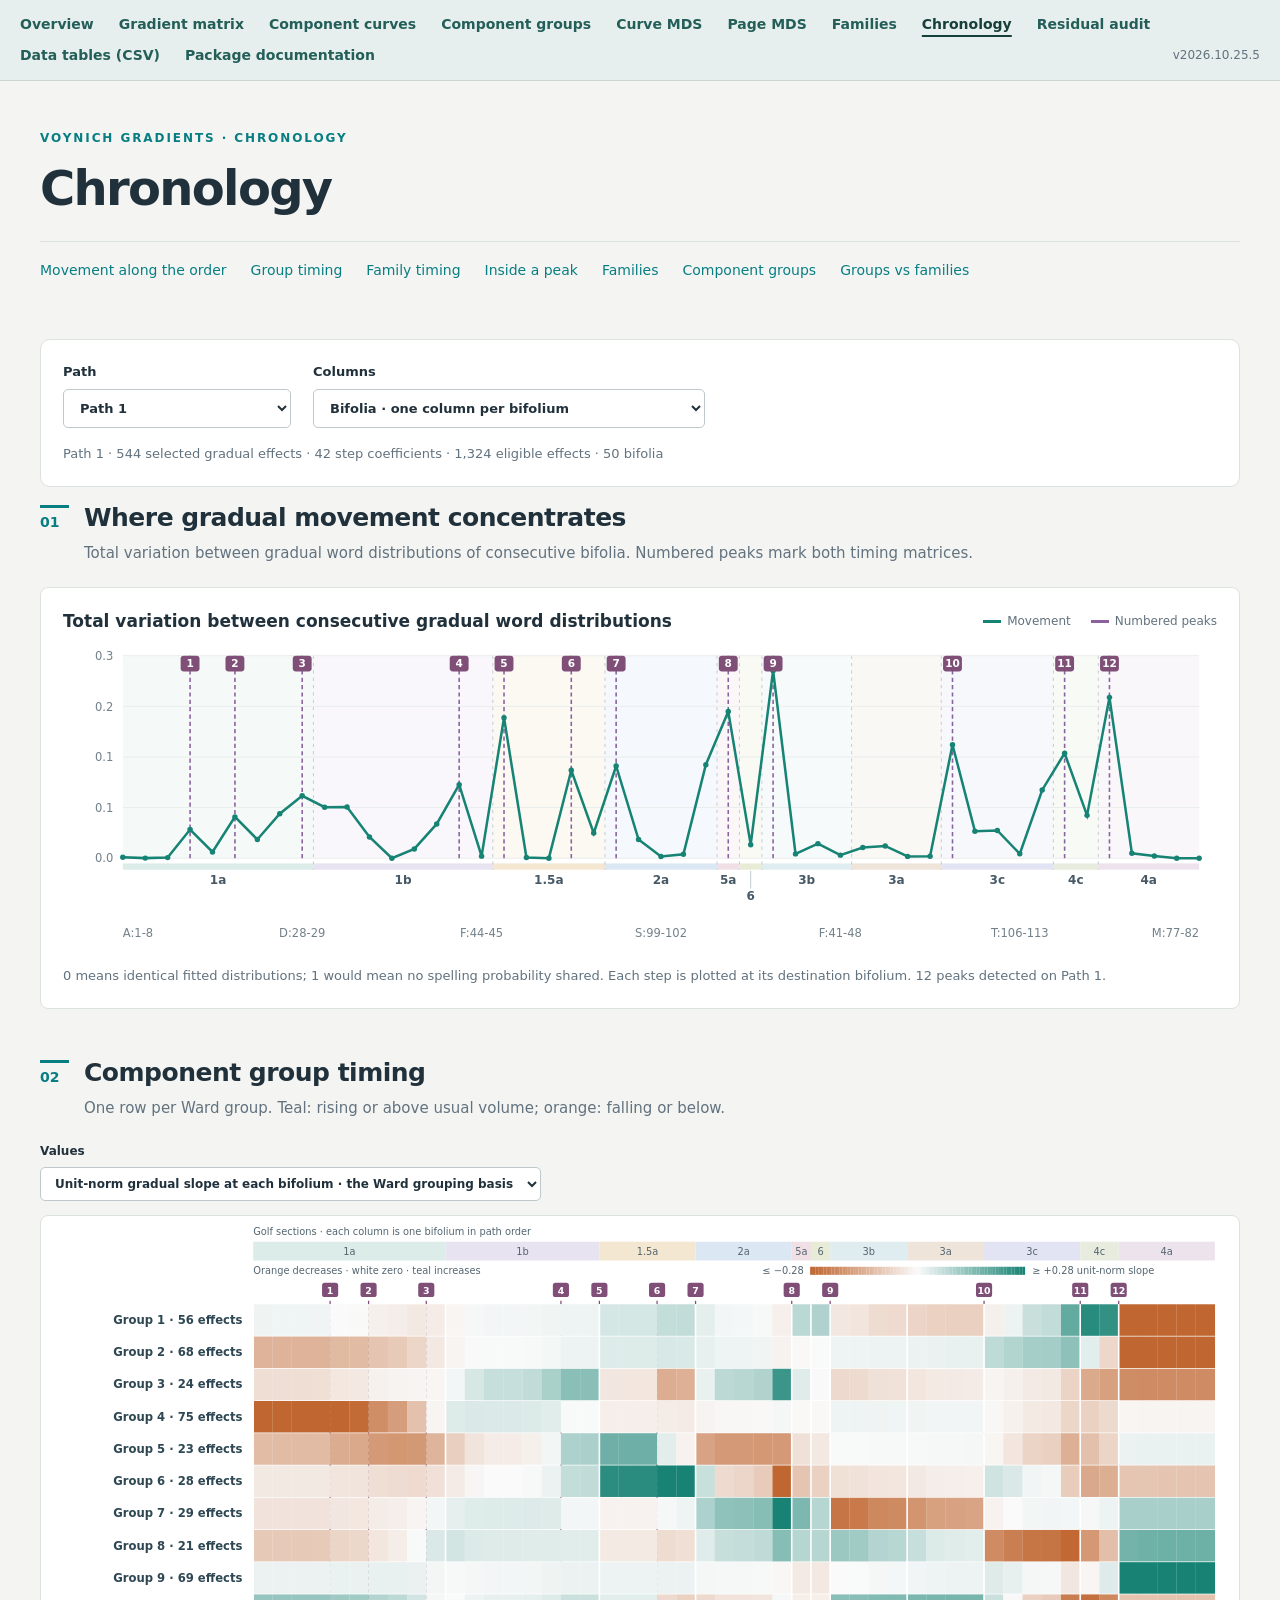
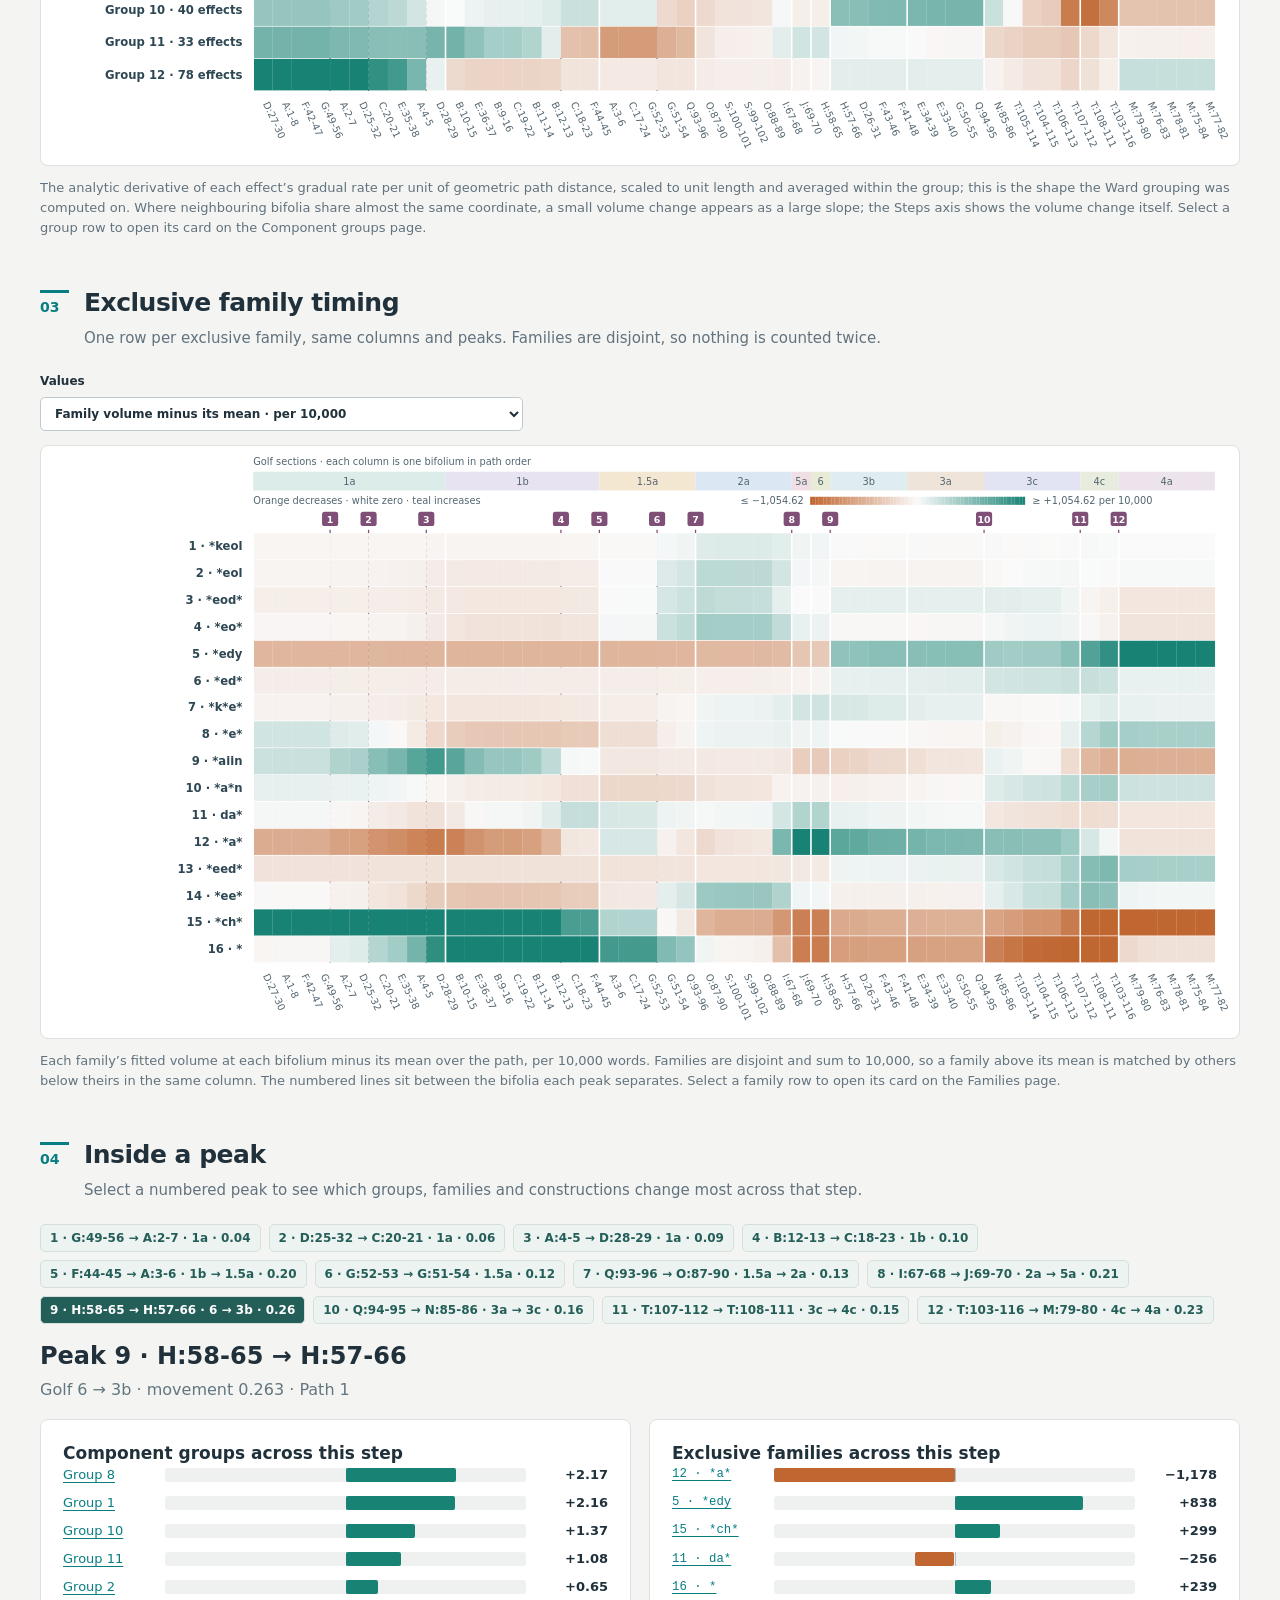
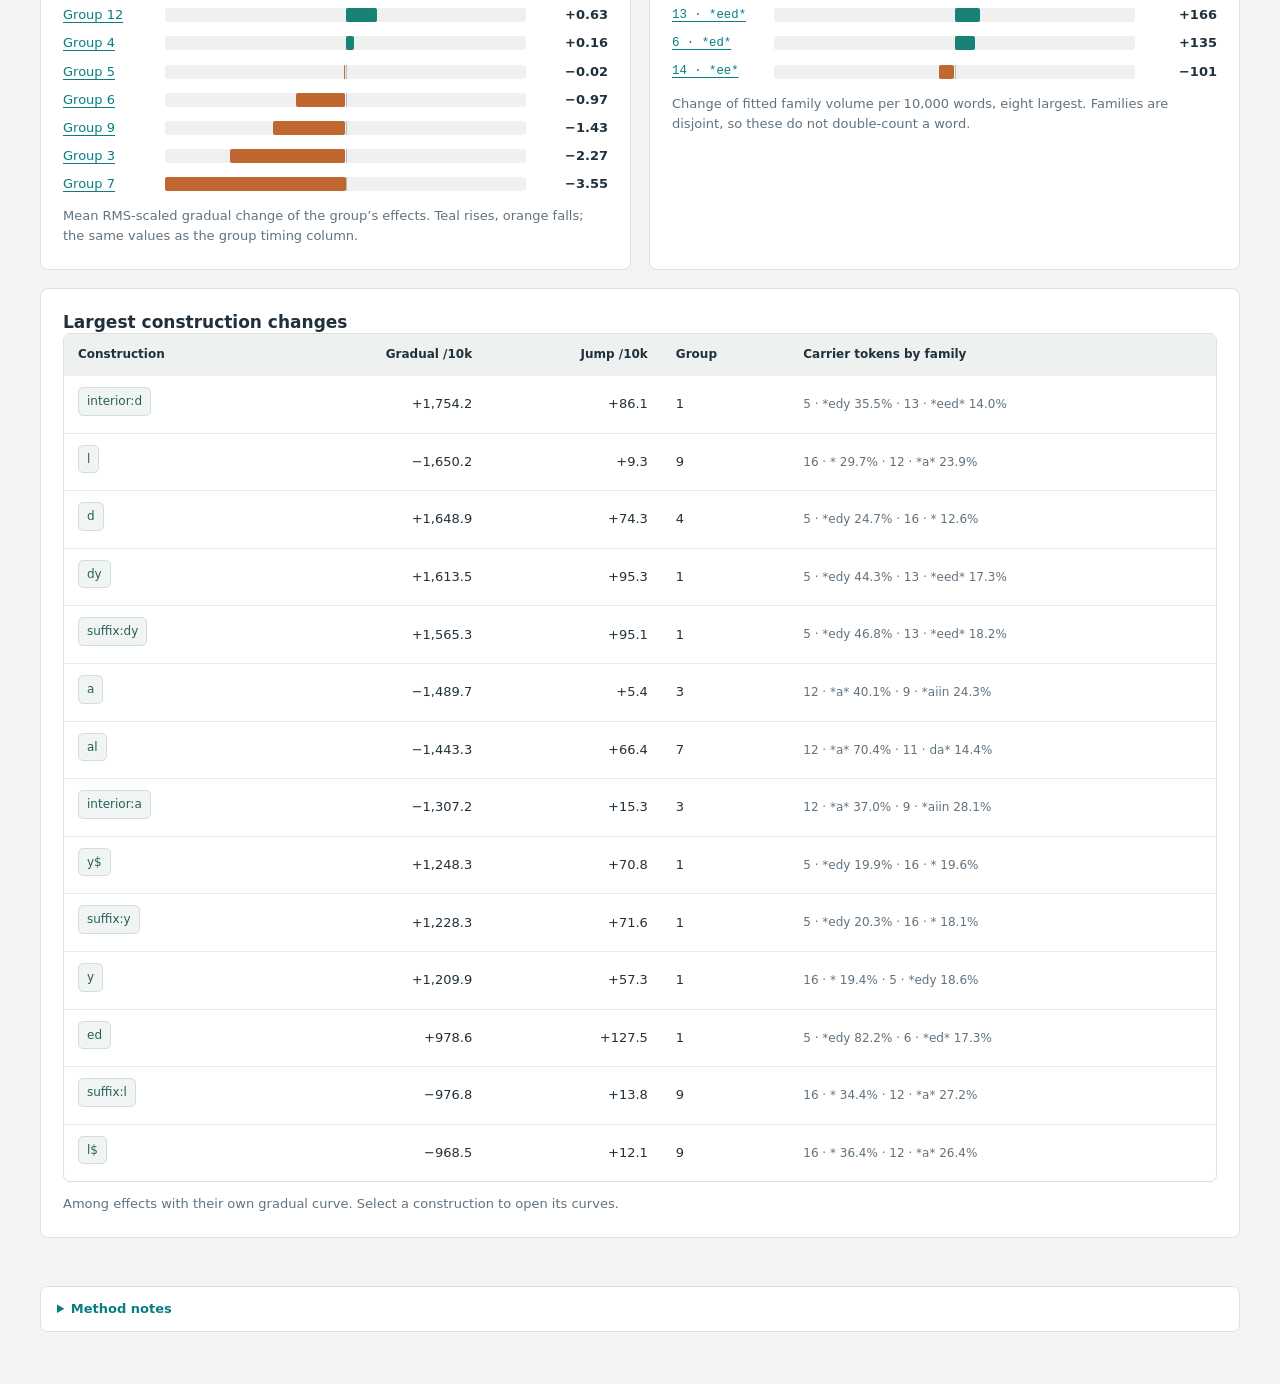
<file: chronology.html>
<!doctype html>
<html lang="en"><head><meta charset="utf-8"><meta name="viewport" content="width=device-width, initial-scale=1"><title>Voynich gradients · Chronology</title><link rel="stylesheet" href="style.css?v=e0b2c25fb6"><link rel="stylesheet" href="package.css?v=9db7e872d7"><link rel="stylesheet" href="pages.css?v=269661ccac"><script src="release.js?v=7b55d89a12"></script><script src="site_nav.js?v=2a5384a73c" defer></script></head><body><nav class="package-nav" aria-label="Voynich gradients"></nav>
<header class="masthead"><div class="eyebrow">VOYNICH GRADIENTS · CHRONOLOGY</div><h1>Chronology</h1><nav><a href="#movement">Movement along the order</a><a href="#timing">Group timing</a><a href="#family-timing">Family timing</a><a href="#peak">Inside a peak</a><a href="partitions.html">Families</a><a href="behavior.html#groups">Component groups</a><a href="./#groups-vs-families">Groups vs families</a></nav></header>
<main><div class="controls"><label>Path<select id="path"><option value="1">Path 1</option><option value="3">Path 3 · order sensitivity</option></select></label><span id="status" class="status-line" role="status">Loading the positional fit…</span></div>
<section id="movement"><div class="section-title"><span class="number">01</span><div><h2>Where gradual movement concentrates</h2><p>Total variation between gradual word distributions of consecutive bifolia. Numbered peaks mark both timing matrices.</p></div></div><div id="movement-content"></div></section>
<section id="timing"><div class="section-title"><span class="number">02</span><div><h2>Component group timing</h2><p>One row per Ward group. Teal: rising or above usual volume; orange: falling or below.</p></div></div><div class="toolbar"><label>Values<select id="timing-mode"></select></label></div><div id="group-matrix"></div><p id="timing-caption" class="chart-note"></p></section>
<section id="family-timing"><div class="section-title"><span class="number">03</span><div><h2>Exclusive family timing</h2><p>One row per exclusive family, same columns and peaks. Families are disjoint, so nothing is counted twice.</p></div></div><div class="toolbar"><label>Values<select id="family-mode"><option value="raw">Family volume change per step · per 10,000 words</option><option value="scaled">Family volume change per step · each family scaled by its own RMS</option></select></label></div><div id="family-matrix"></div><p id="family-caption" class="chart-note"></p></section>
<section id="peak"><div class="section-title"><span class="number">04</span><div><h2>Inside a peak</h2><p>Select a numbered peak to see which groups, families and constructions change most across that step.</p></div></div><div class="peak-buttons" id="peak-buttons"></div><div id="peak-detail"></div></section>
<details class="data-details"><summary>Method notes</summary><p>The joint model gives every spelling a fitted probability at every bifolium. Its total movement between neighbouring bifolia locates the steps where the vocabulary changes most. The twelve component groups and the sixteen exclusive families then show, on the same step axis, which movement patterns and which parts of the vocabulary carry each peak.</p><p>Numbered peaks are the steps where many spellings change probability at once.</p><p>The Columns control above switches every timing matrix between one column per bifolium (the fitted slope or level at each bifolium) and one column per step (the change between consecutive bifolia). Groups overlap, so a word can contribute to several rows.</p><p>The family matrix is a complete accounting of where the fitted vocabulary volume sits, or moves, without counting a word twice.</p><p>Movement is total variation (half the summed absolute difference) between adjacent gradual word distributions; peaks are local maxima with prominence at least 8% of the largest step, at least two steps apart. Columns are equally spaced bifolia or steps in path order, chosen once for all pages with the Columns control; the fit itself used the geometric path coordinate, which the slope view expresses. Order and geometry are assumed, missing quires can hide intermediate change, and a peak is not evidence of an instantaneous historical event.</p></details></main><script src="behavior_charts.js?v=8a3eea32bb"></script><script src="positional_data.js?v=a738f889c7"></script><script src="chronology.js?v=57ae5420d1"></script></body></html>
</file>
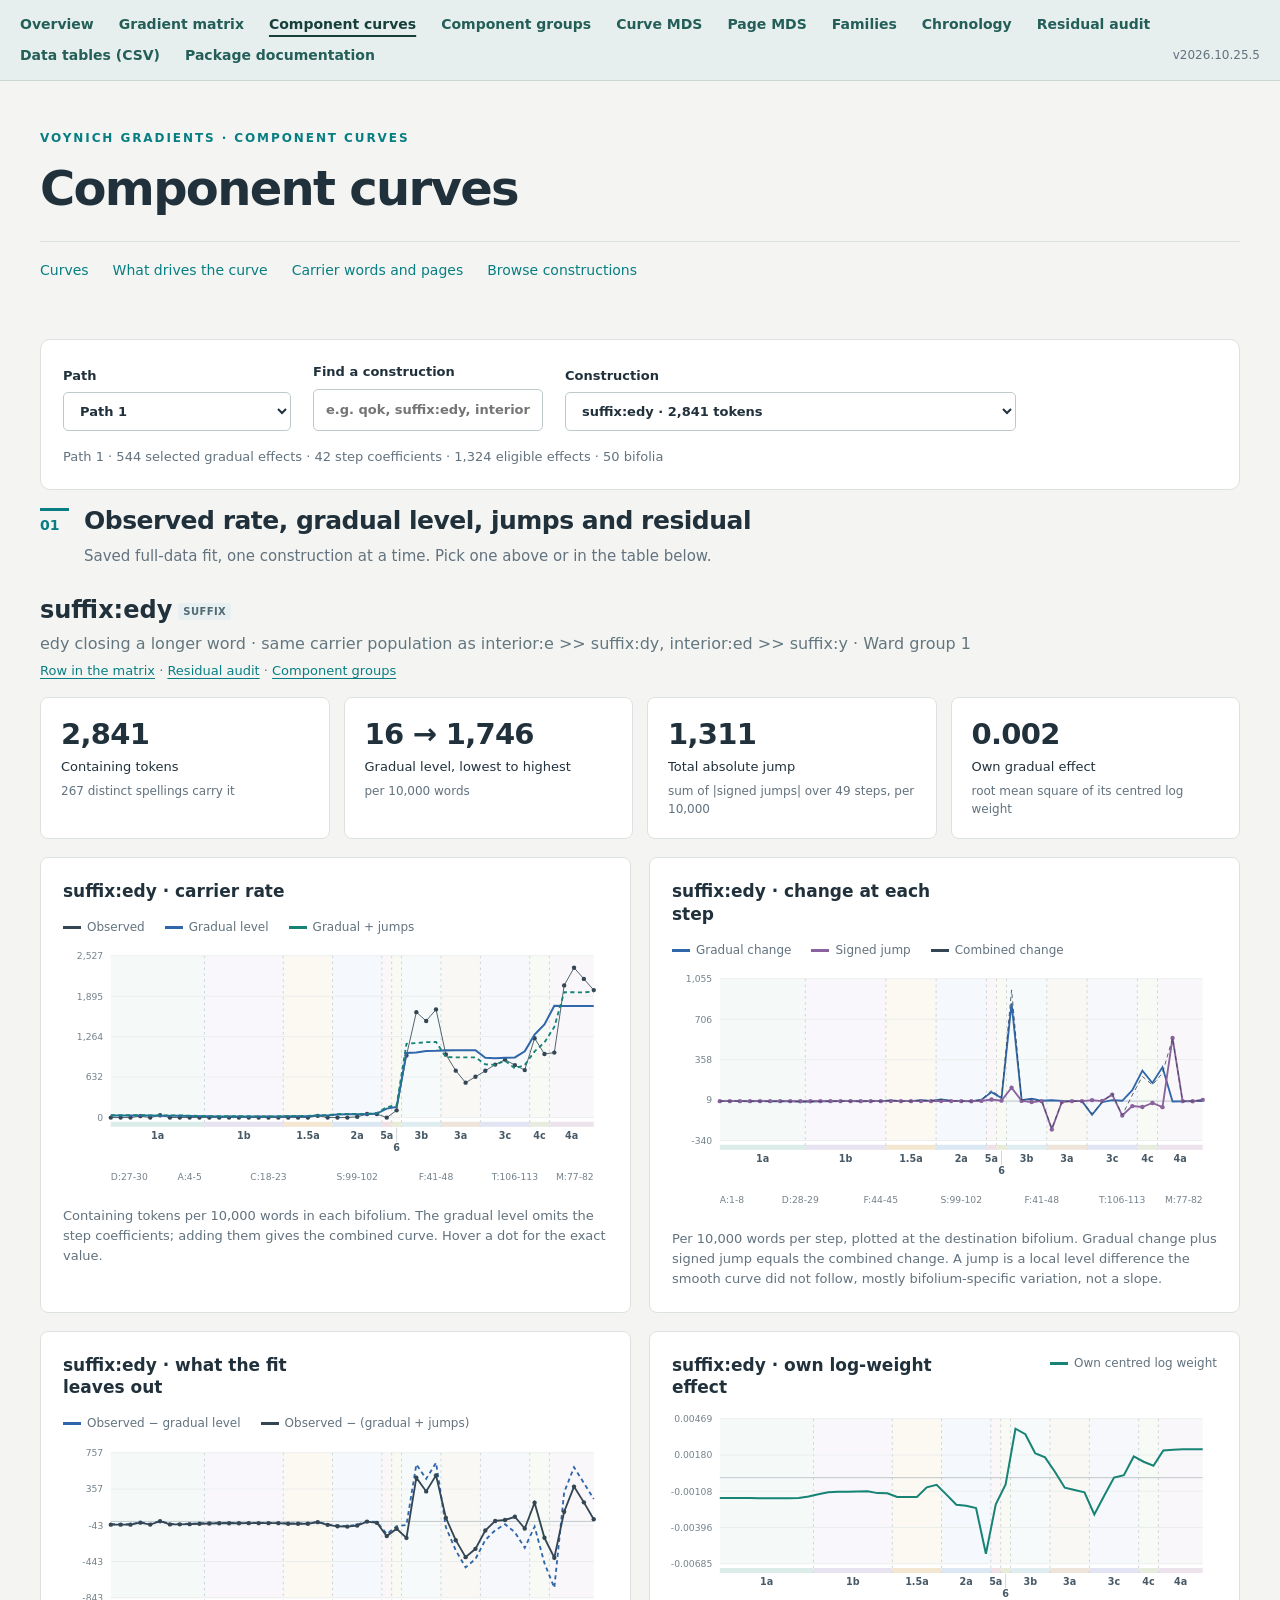
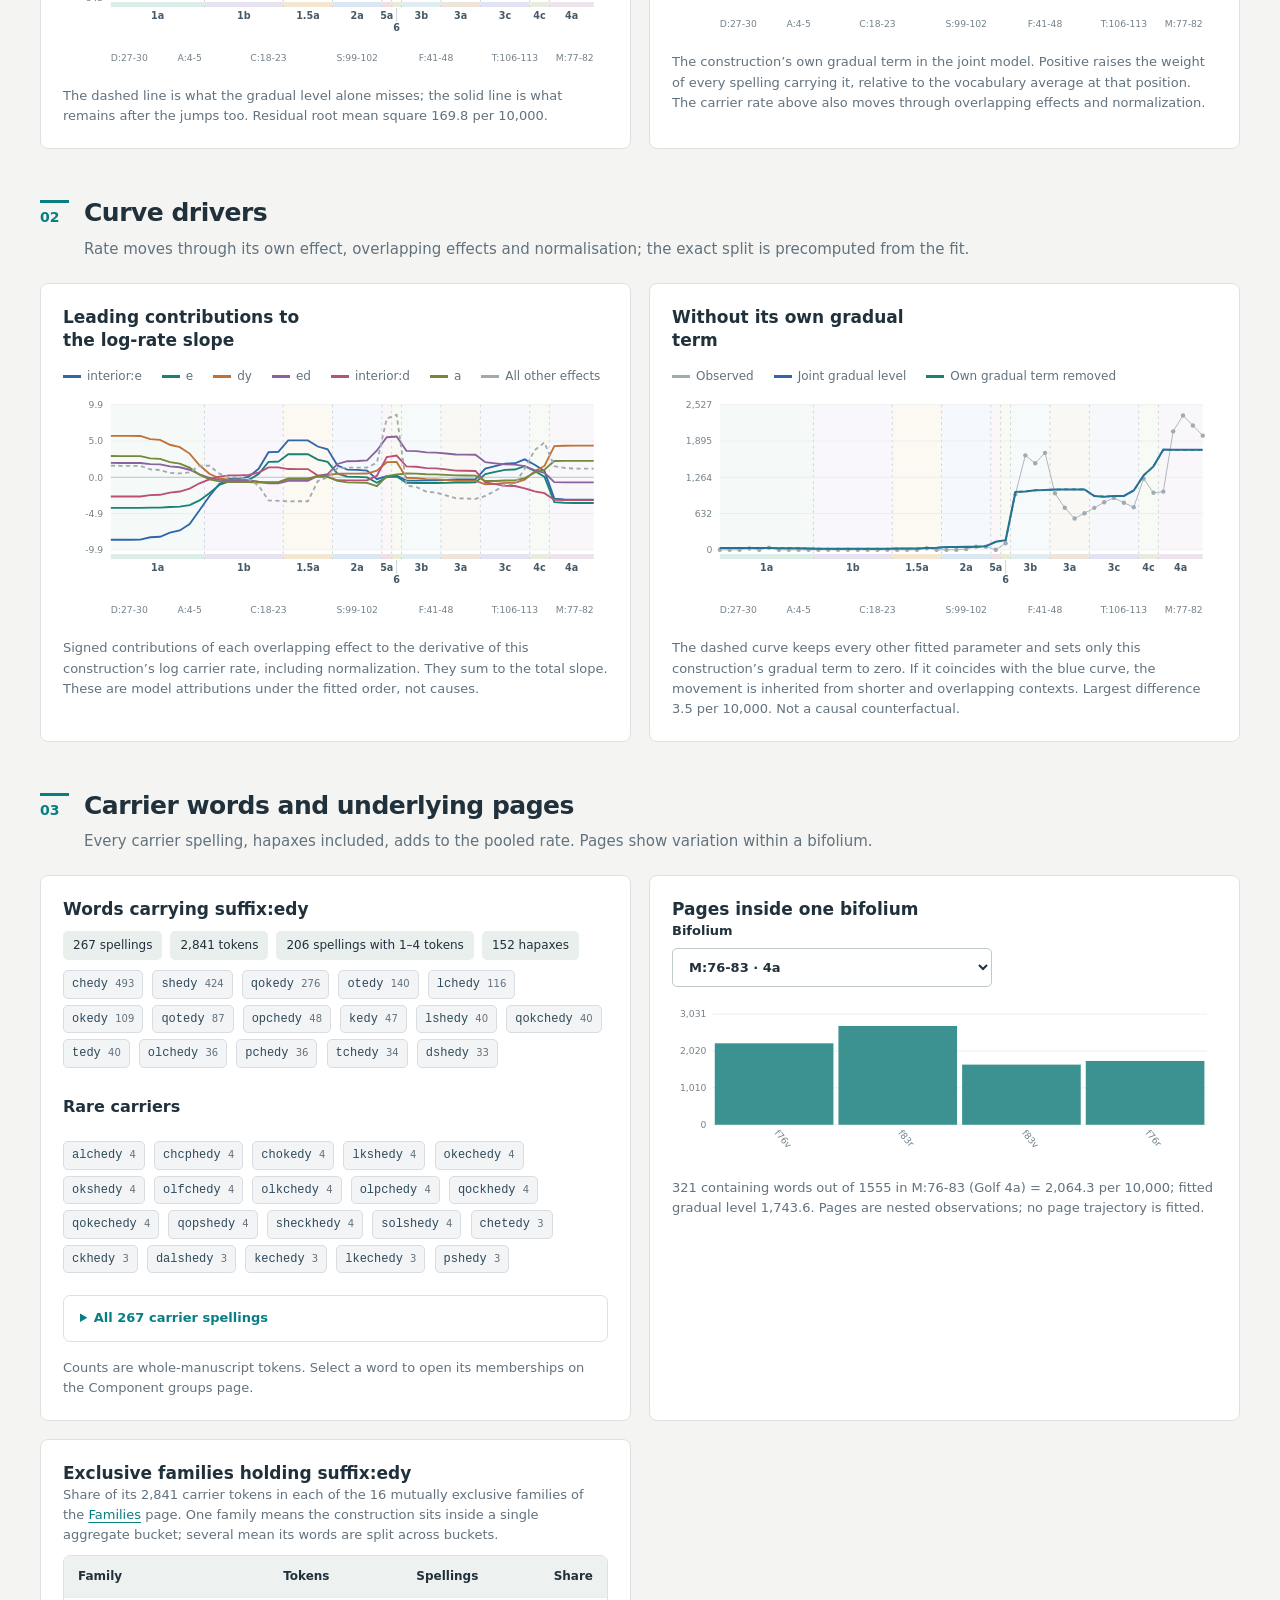
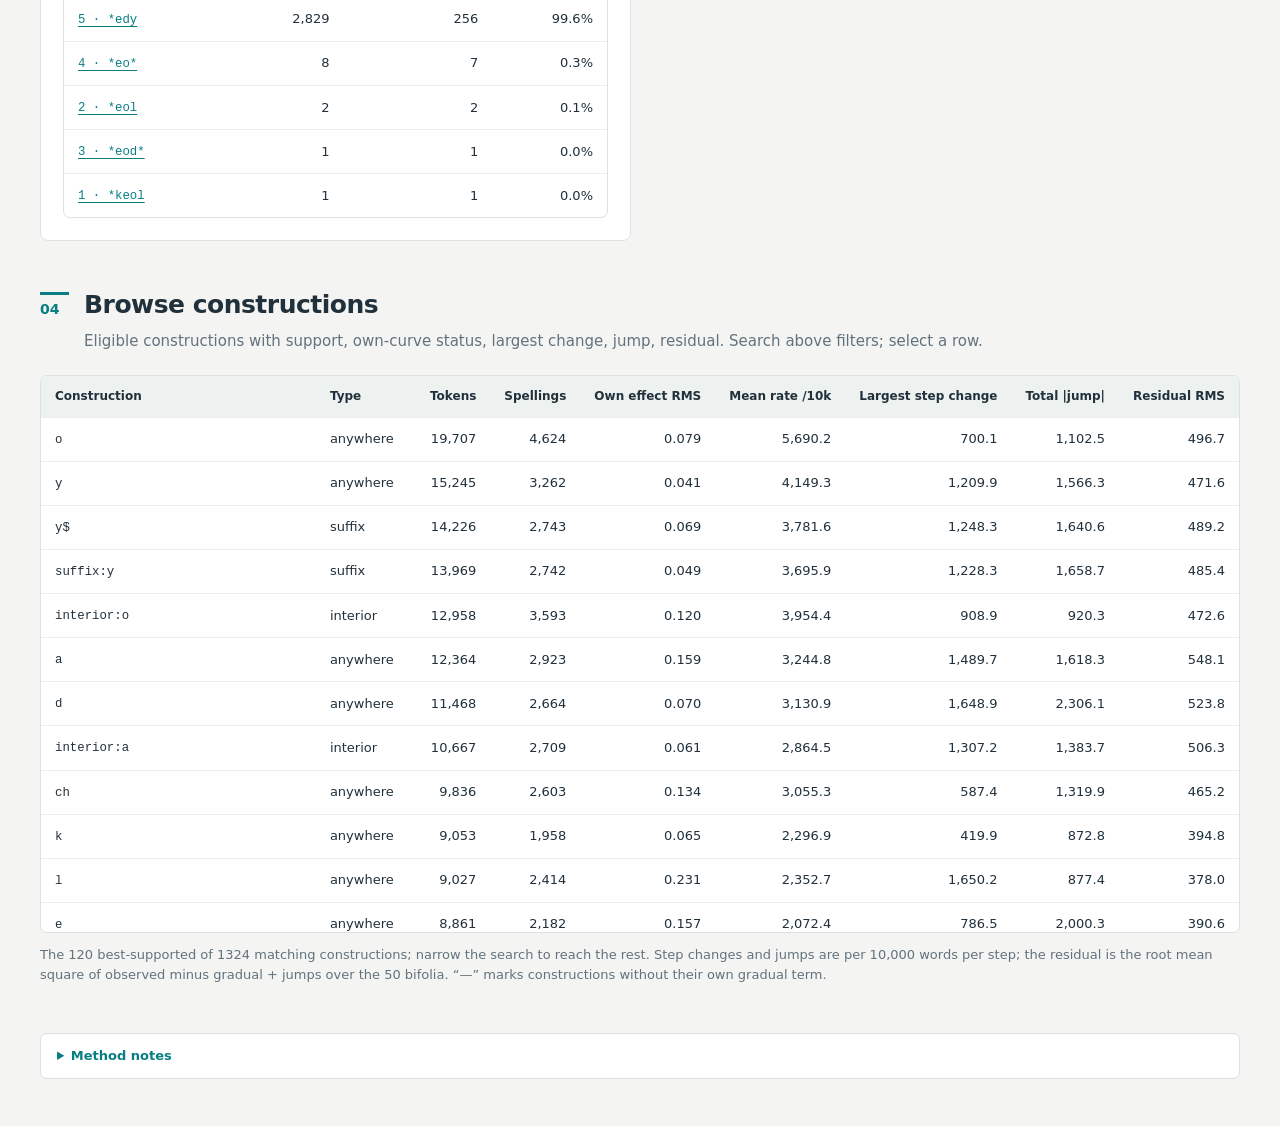
<file: components.html>
<!doctype html><html lang="en"><head><meta charset="utf-8"><meta name="viewport" content="width=device-width, initial-scale=1"><title>Voynich gradients · Component curves</title><link rel="stylesheet" href="style.css?v=e0b2c25fb6"><link rel="stylesheet" href="package.css?v=9db7e872d7"><link rel="stylesheet" href="pages.css?v=269661ccac"><script src="release.js?v=7b55d89a12"></script><script src="site_nav.js?v=2a5384a73c" defer></script></head><body>
<nav class="package-nav" aria-label="Voynich gradients"></nav>
<header class="masthead"><div class="eyebrow">VOYNICH GRADIENTS · COMPONENT CURVES</div><h1>Component curves</h1><nav><a href="#curves">Curves</a><a href="#drivers">What drives the curve</a><a href="#words">Carrier words and pages</a><a href="#browse">Browse constructions</a></nav></header>
<main><div class="controls"><label>Path<select id="path"><option value="1">Path 1</option><option value="3">Path 3 · order sensitivity</option></select></label><label>Find a construction<input id="cp-search" placeholder="e.g. qok, suffix:edy, interior:e" aria-label="Find a construction" spellcheck="false"></label><label>Construction<select id="cp-select"></select></label><span id="status" class="status-line" role="status">Loading the positional fit…</span></div>
<section id="curves"><div class="section-title"><span class="number">01</span><div><h2>Observed rate, gradual level, jumps and residual</h2><p>Saved full-data fit, one construction at a time. Pick one above or in the table below.</p></div></div><div id="cp-detail"></div></section>
<section id="drivers"><div class="section-title"><span class="number">02</span><div><h2>Curve drivers</h2><p>Rate moves through its own effect, overlapping effects and normalisation; the exact split is precomputed from the fit.</p></div></div><div id="cp-drivers"></div></section>
<section id="words"><div class="section-title"><span class="number">03</span><div><h2>Carrier words and underlying pages</h2><p>Every carrier spelling, hapaxes included, adds to the pooled rate. Pages show variation within a bifolium.</p></div></div><div id="cp-words"></div></section>
<section id="browse" class="scroll-table"><div class="section-title"><span class="number">04</span><div><h2>Browse constructions</h2><p>Eligible constructions with support, own-curve status, largest change, jump, residual. Search above filters; select a row.</p></div></div><div id="cp-list"></div></section>
<details class="data-details"><summary>Method notes</summary><p>The observed carrier rate, the fitted gradual level, the signed jumps, what the fit leaves out, the construction's own log-weight effect and which overlapping effects drive its movement, for any of the 1,324 eligible constructions.</p><p>A construction's carrier rate moves through its own fitted effect, through every overlapping effect its words carry, and through normalization against the rest of the vocabulary.</p><p>Rates are containing tokens per 10,000 words in each bifolium. Gradual, jump and combined curves are carrier rates of the joint positional word model with and without its step coefficients; they sum exactly. The own coefficient is the construction's centred log-weight term and can be zero while the carrier rate still moves. Nothing on this page is a forecast, and overlapping constructions are not independent.</p></details>
</main><script src="behavior_charts.js?v=8a3eea32bb"></script><script src="positional_data.js?v=a738f889c7"></script><script src="components.js?v=77d8ae2ebc"></script></body></html>
</file>
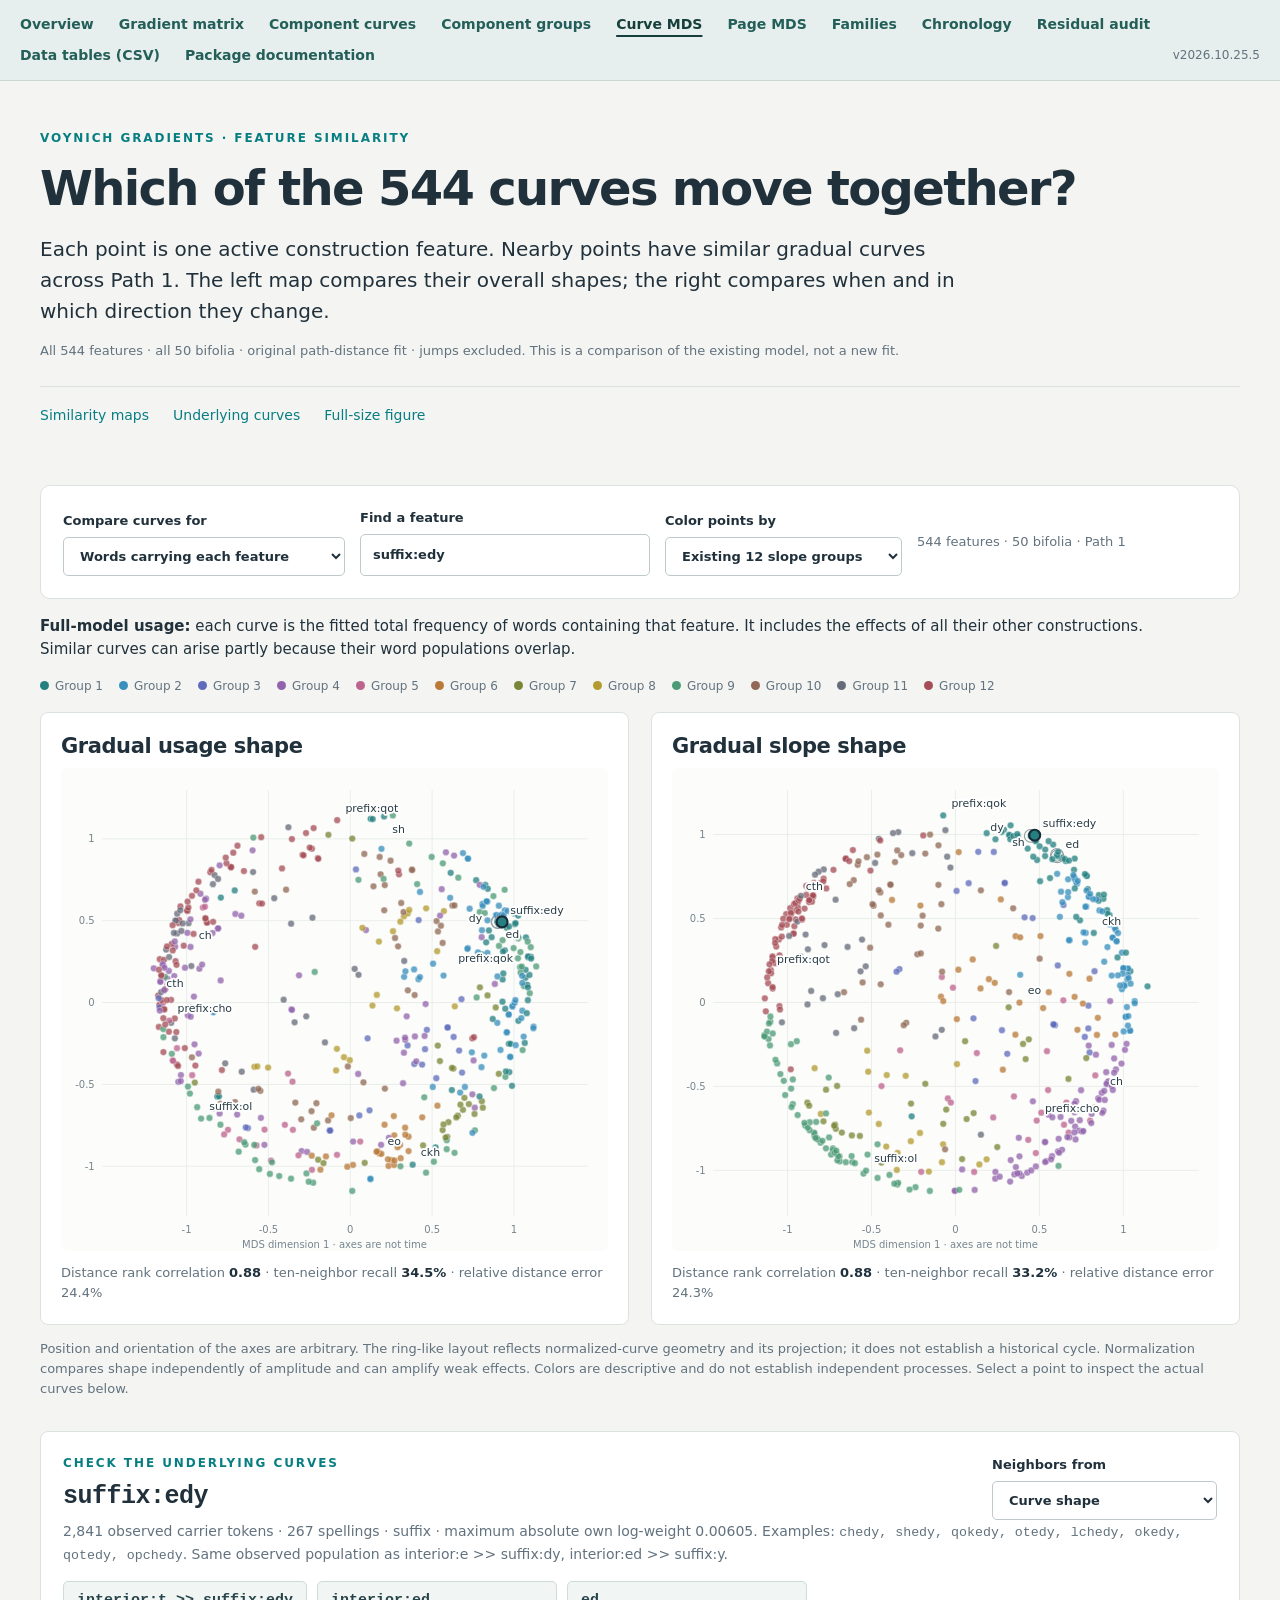
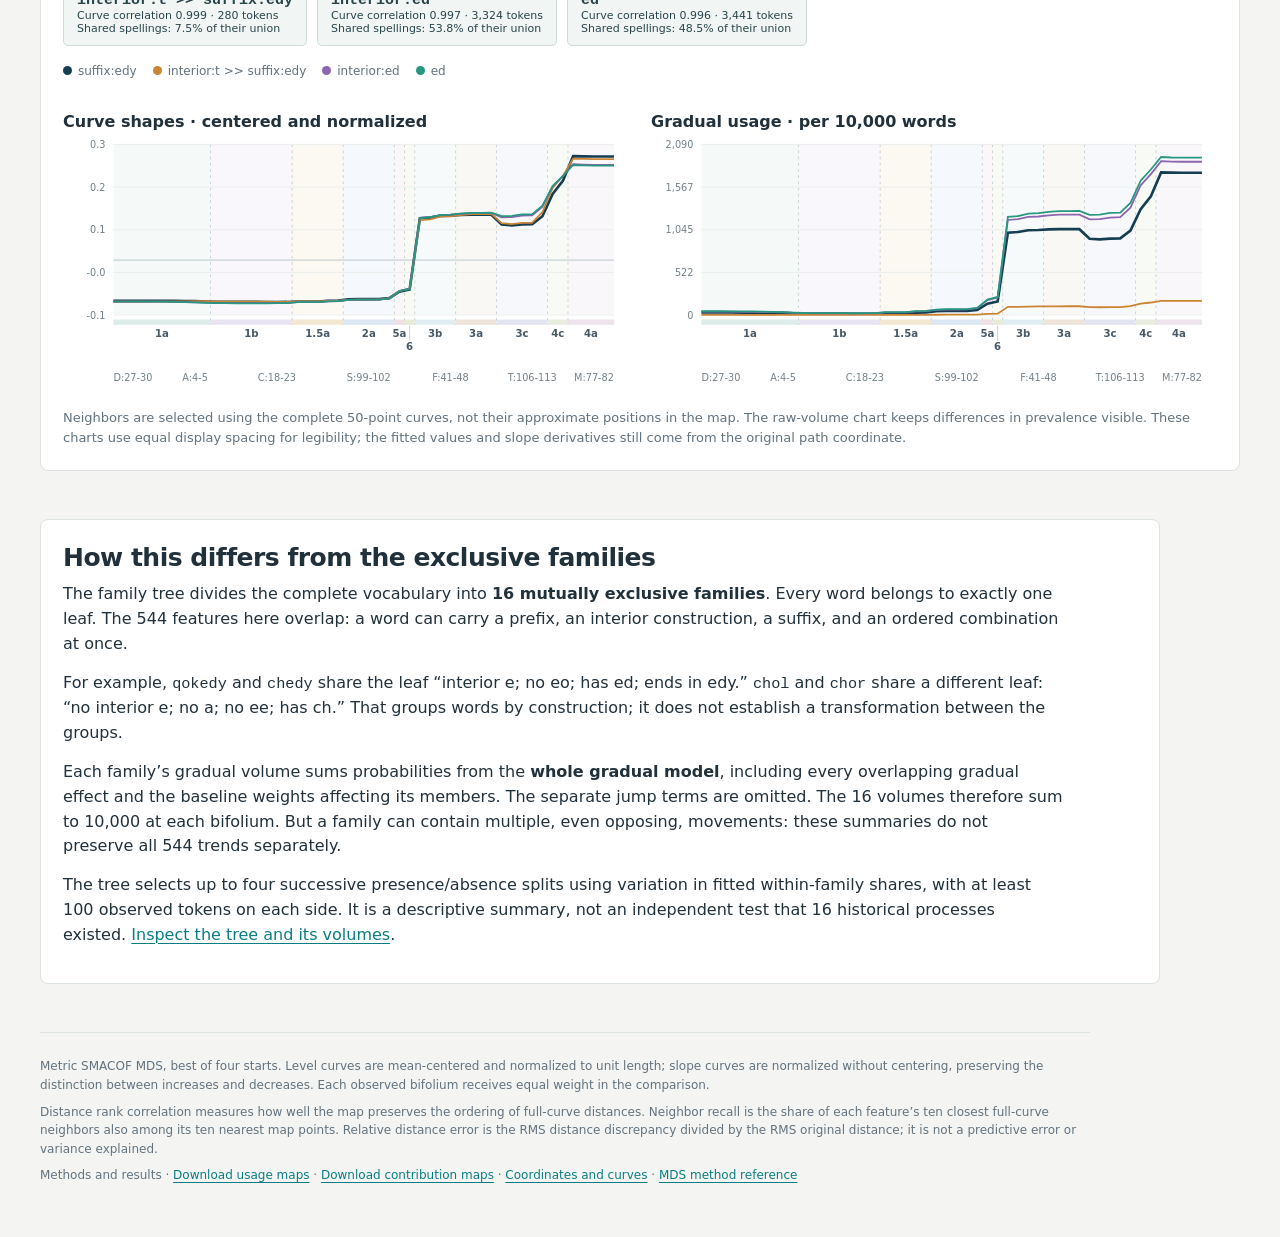
<file: feature-mds.html>
<!doctype html>
<html lang="en"><head><meta charset="utf-8"><meta name="viewport" content="width=device-width, initial-scale=1"><title>544 feature curves · MDS · Voynich gradients</title><link rel="stylesheet" href="style.css?v=e0b2c25fb6"><link rel="stylesheet" href="package.css?v=9db7e872d7"><link rel="stylesheet" href="feature-mds.css?v=65193ec630"><script src="release.js?v=7b55d89a12"></script><script src="site_nav.js?v=2a5384a73c" defer></script></head>
<body><nav class="package-nav"></nav>
<header class="masthead"><div class="eyebrow">VOYNICH GRADIENTS · FEATURE SIMILARITY</div><h1>Which of the 544 curves move together?</h1><p class="lede">Each point is one active construction feature. Nearby points have similar gradual curves across Path 1. The left map compares their overall shapes; the right compares when and in which direction they change.</p><p class="scope">All 544 features · all 50 bifolia · original path-distance fit · jumps excluded. This is a comparison of the existing model, not a new fit.</p><nav aria-label="On this page"><a href="#maps">Similarity maps</a><a href="#inspect">Underlying curves</a><a href="figures/feature_mds_usage.png">Full-size figure</a></nav></header>
<main>
<div class="controls"><label>Compare curves for<select id="curve-source"><option value="usage">Words carrying each feature</option><option value="own">Each feature’s own contribution</option></select></label><label>Find a feature<input id="feature-search" list="feature-options" placeholder="Try eo, prefix:qok, suffix:edy" autocomplete="off"><datalist id="feature-options"></datalist></label><label>Color points by<select id="color-mode"><option value="group">Existing 12 slope groups</option><option value="kind">Construction type</option><option value="golf_peak">Golf 2.1 · peak magnitude</option></select></label><span id="status" role="status">Comparing saved curves…</span></div>
<p id="source-description" class="explanation"></p>
<div id="color-legend" class="mds-legend"></div>
<p id="color-note" class="chart-note" hidden></p>
<div class="mds-grid" id="maps"><article class="panel"><h2>Gradual usage shape</h2><div id="map-level"></div><p id="metrics-level" class="chart-note"></p></article><article class="panel"><h2>Gradual slope shape</h2><div id="map-slope"></div><p id="metrics-slope" class="chart-note"></p></article></div>
<p class="chart-note map-note">Position and orientation of the axes are arbitrary. The ring-like layout reflects normalized-curve geometry and its projection; it does not establish a historical cycle. Normalization compares shape independently of amplitude and can amplify weak effects. Colors are descriptive and do not establish independent processes. Select a point to inspect the actual curves below.</p>
<section id="inspect" class="panel inspect"><div class="inspection-heading"><div><div class="eyebrow">CHECK THE UNDERLYING CURVES</div><h2 id="selection-title"></h2></div><label>Neighbors from<select id="neighbor-metric"><option value="level">Curve shape</option><option value="slope">Slope shape</option></select></label></div><p id="selection-support"></p><div id="neighbors" class="neighbor-list"></div><div id="curve-legend" class="mds-legend"></div><div class="mds-grid"><div><h3 id="normalized-title">Normalized curves</h3><div id="normalized-chart" class="chart"></div></div><div><h3 id="raw-title">Gradual usage · per 10,000 words</h3><div id="raw-chart" class="chart"></div></div></div><p class="chart-note">Neighbors are selected using the complete 50-point curves, not their approximate positions in the map. The raw-volume chart keeps differences in prevalence visible. These charts use equal display spacing for legibility; the fitted values and slope derivatives still come from the original path coordinate.</p></section>
<section class="panel family-explanation"><h2>How this differs from the exclusive families</h2>
<p>The family tree divides the complete vocabulary into <strong>16 mutually exclusive families</strong>. Every word belongs to exactly one leaf. The 544 features here overlap: a word can carry a prefix, an interior construction, a suffix, and an ordered combination at once.</p>
<p>For example, <code>qokedy</code> and <code>chedy</code> share the leaf “interior e; no eo; has ed; ends in edy.” <code>chol</code> and <code>chor</code> share a different leaf: “no interior e; no a; no ee; has ch.” That groups words by construction; it does not establish a transformation between the groups.</p>
<p>Each family’s gradual volume sums probabilities from the <strong>whole gradual model</strong>, including every overlapping gradual effect and the baseline weights affecting its members. The separate jump terms are omitted. The 16 volumes therefore sum to 10,000 at each bifolium. But a family can contain multiple, even opposing, movements: these summaries do not preserve all 544 trends separately.</p>
<p>The tree selects up to four successive presence/absence splits using variation in fitted within-family shares, with at least 100 observed tokens on each side. It is a descriptive summary, not an independent test that 16 historical processes existed. <a href="partitions.html#tree">Inspect the tree and its volumes</a>.</p></section>
<footer><p>Metric SMACOF MDS, best of four starts. Level curves are mean-centered and normalized to unit length; slope curves are normalized without centering, preserving the distinction between increases and decreases. Each observed bifolium receives equal weight in the comparison.</p><p>Distance rank correlation measures how well the map preserves the ordering of full-curve distances. Neighbor recall is the share of each feature’s ten closest full-curve neighbors also among its ten nearest map points. Relative distance error is the RMS distance discrepancy divided by the RMS original distance; it is not a predictive error or variance explained.</p><p>Methods and results · <a href="figures/feature_mds_usage.png">Download usage maps</a> · <a href="figures/feature_mds_own.png">Download contribution maps</a> · <a href="feature-mds-data.json.gz">Coordinates and curves</a> · <a href="https://scikit-learn.org/1.6/modules/generated/sklearn.manifold.MDS.html">MDS method reference</a></p></footer>
</main><div id="map-tooltip" role="tooltip" hidden></div><script src="behavior_charts.js?v=8a3eea32bb"></script><script src="feature-mds.js?v=72e7885119"></script></body></html>
</file>
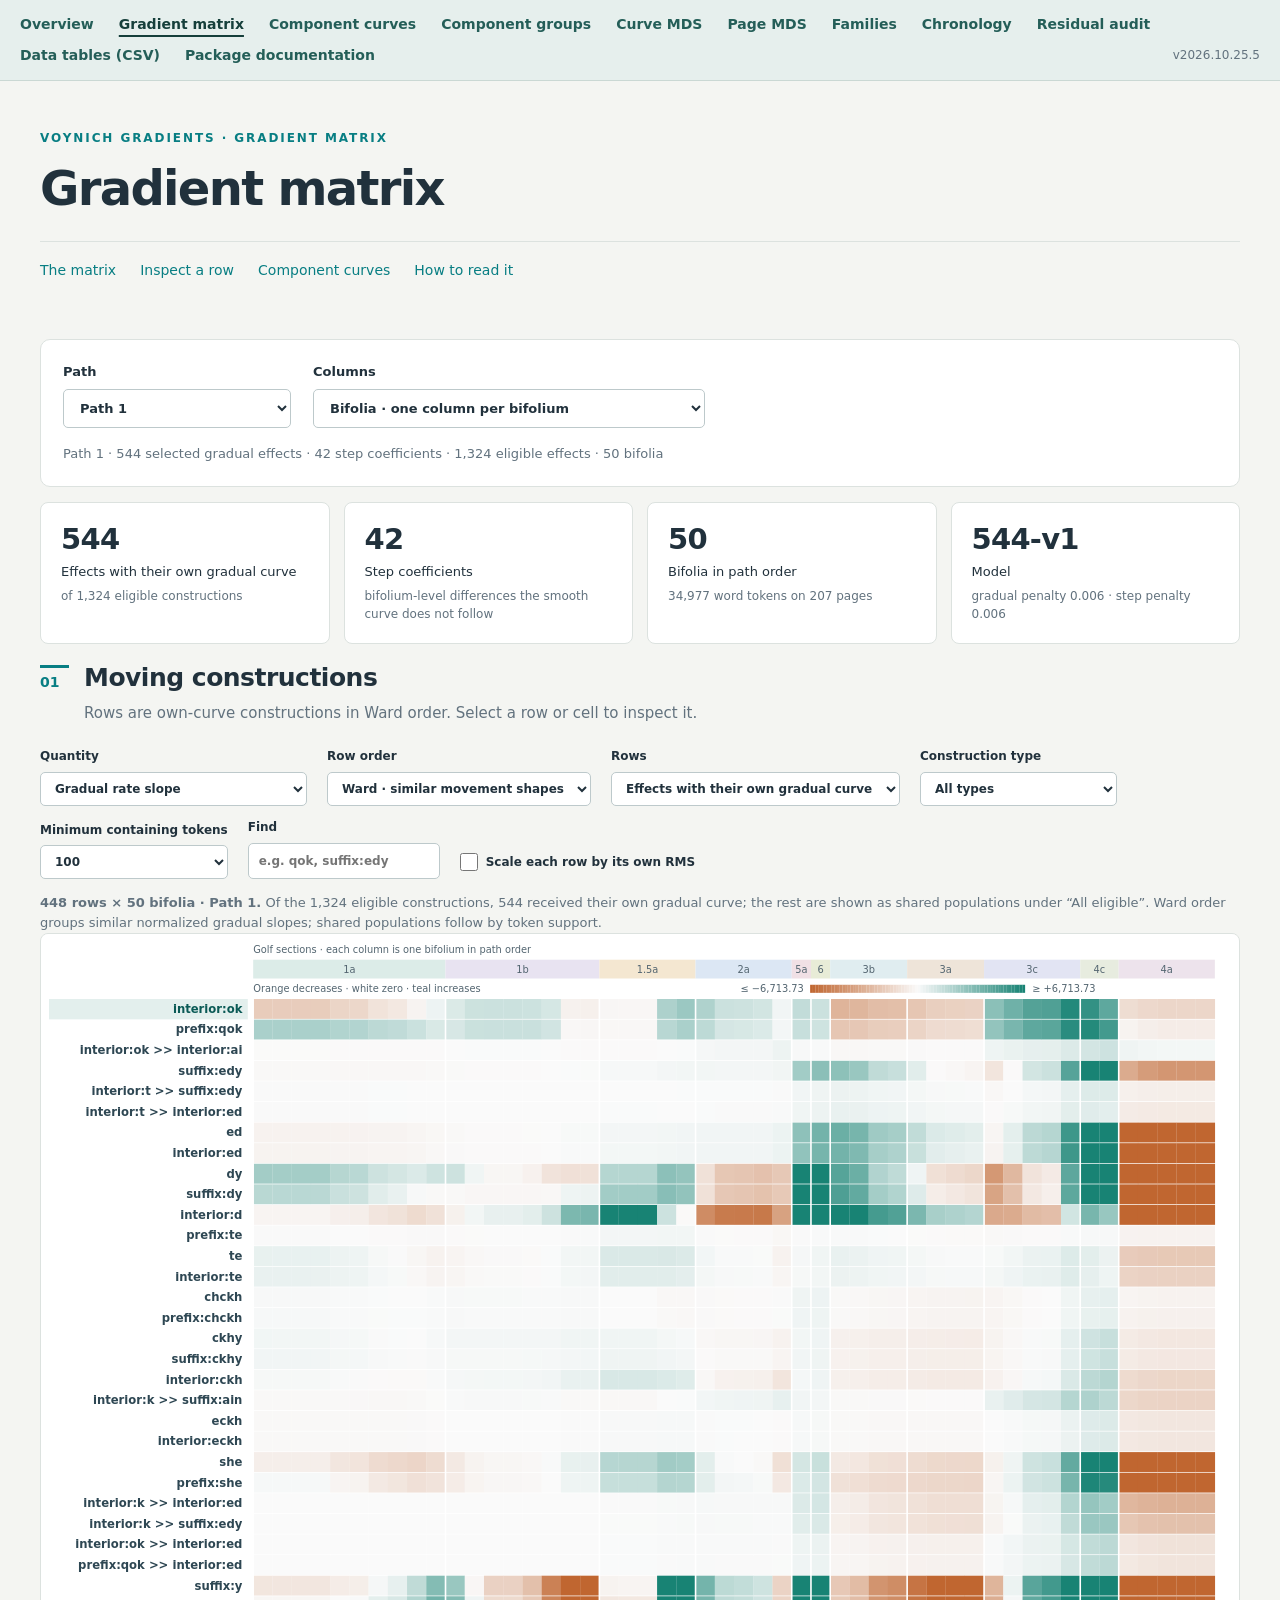
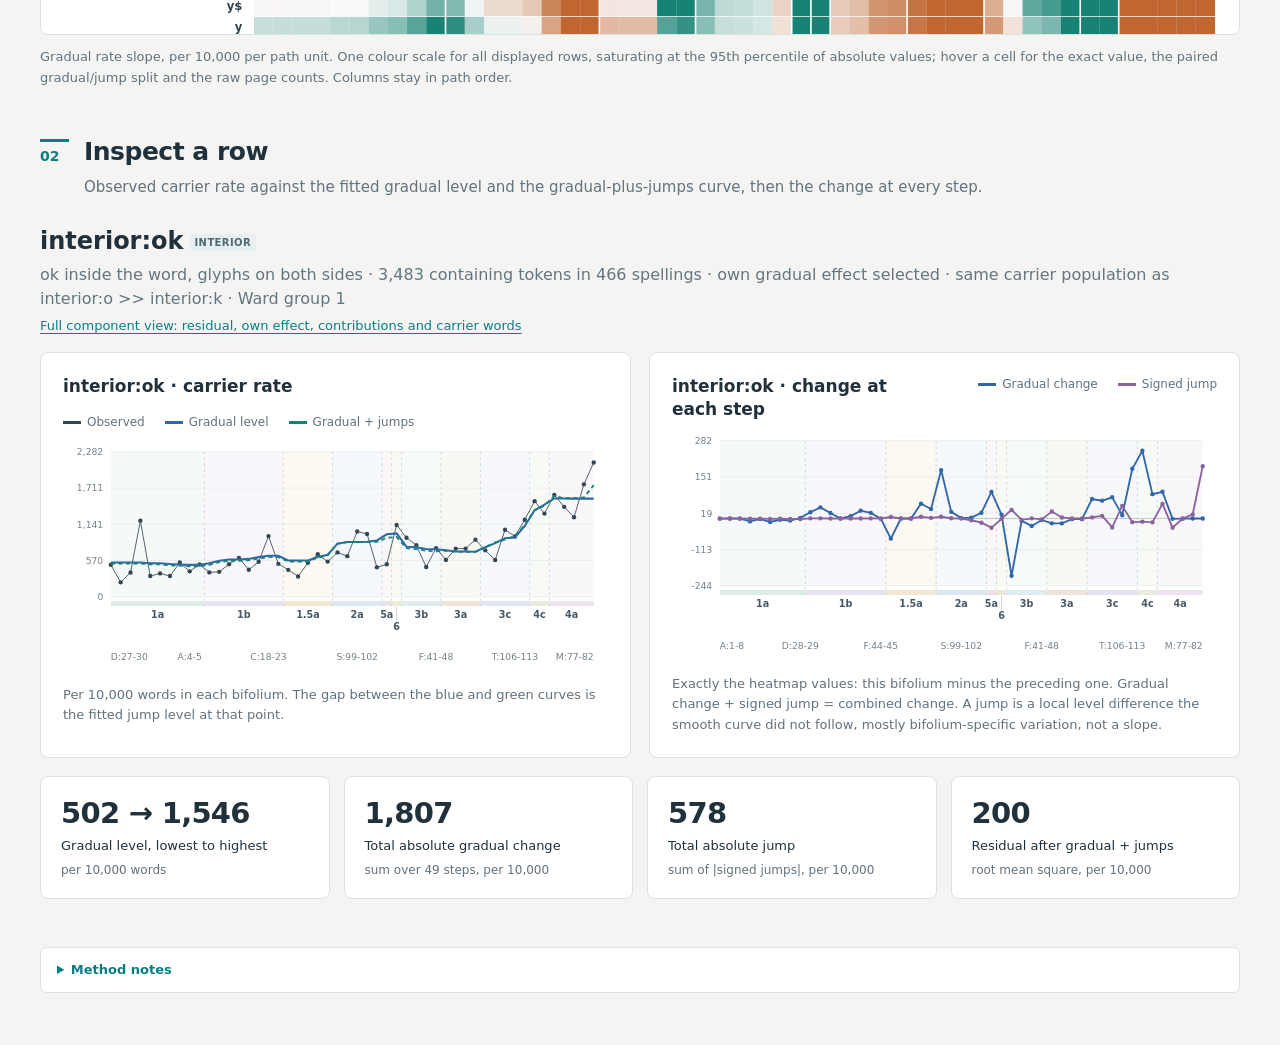
<file: matrix.html>
<!doctype html>
<html lang="en"><head><meta charset="utf-8"><meta name="viewport" content="width=device-width, initial-scale=1"><title>Voynich gradients · Gradient matrix</title><link rel="stylesheet" href="style.css?v=e0b2c25fb6"><link rel="stylesheet" href="package.css?v=9db7e872d7"><link rel="stylesheet" href="pages.css?v=269661ccac"><script src="release.js?v=7b55d89a12"></script><script src="site_nav.js?v=2a5384a73c" defer></script></head><body>
<nav class="package-nav" aria-label="Voynich gradients"></nav>
<header class="masthead"><div class="eyebrow">VOYNICH GRADIENTS · GRADIENT MATRIX</div><h1>Gradient matrix</h1><nav><a href="#matrix">The matrix</a><a href="#detail">Inspect a row</a><a href="components.html">Component curves</a><a href="./#reading-the-matrix">How to read it</a></nav></header>
<main><div class="controls"><label>Path<select id="path"><option value="1">Path 1</option><option value="3">Path 3 · order sensitivity</option></select></label><span id="status" class="status-line" role="status">Loading the positional fit…</span></div>
<div id="model-metrics" class="summary-grid"></div>
<section id="matrix"><div class="section-title"><span class="number">01</span><div><h2>Moving constructions</h2><p>Rows are own-curve constructions in Ward order. Select a row or cell to inspect it.</p></div></div><div id="matrix-content"></div></section>
<section id="detail"><div class="section-title"><span class="number">02</span><div><h2>Inspect a row</h2><p>Observed carrier rate against the fitted gradual level and the gradual-plus-jumps curve, then the change at every step.</p></div></div><div id="matrix-detail"><p class="empty">Select a row in the matrix.</p></div></section>
<details class="data-details"><summary>Method notes</summary><p>One joint model of every word spelling, fitted along the proposed bifolium order. Each row is a positional construction effect; each column is one bifolium. The colour shows how the construction's carrier rate changes at that step, separated into gradual movement and signed jumps.</p><p>Rates are containing tokens per 10,000 words in each bifolium. Gradual change and signed jump are differences of the fitted gradual and jump rates between consecutive bifolia in path order, so they sum to the combined change. The fit is the 544-effect positional composition model (gradual penalty 0.006, step penalty 0.006); Path 3 is a separate refit of the same kind. Columns are spaced equally by rank; the model itself was fitted along the geometric path coordinate. Overlapping constructions share words, so rows are not independent.</p></details>
</main><script src="behavior_charts.js?v=8a3eea32bb"></script><script src="positional_data.js?v=a738f889c7"></script><script src="matrix.js?v=cb8560bd0f"></script></body></html>
</file>
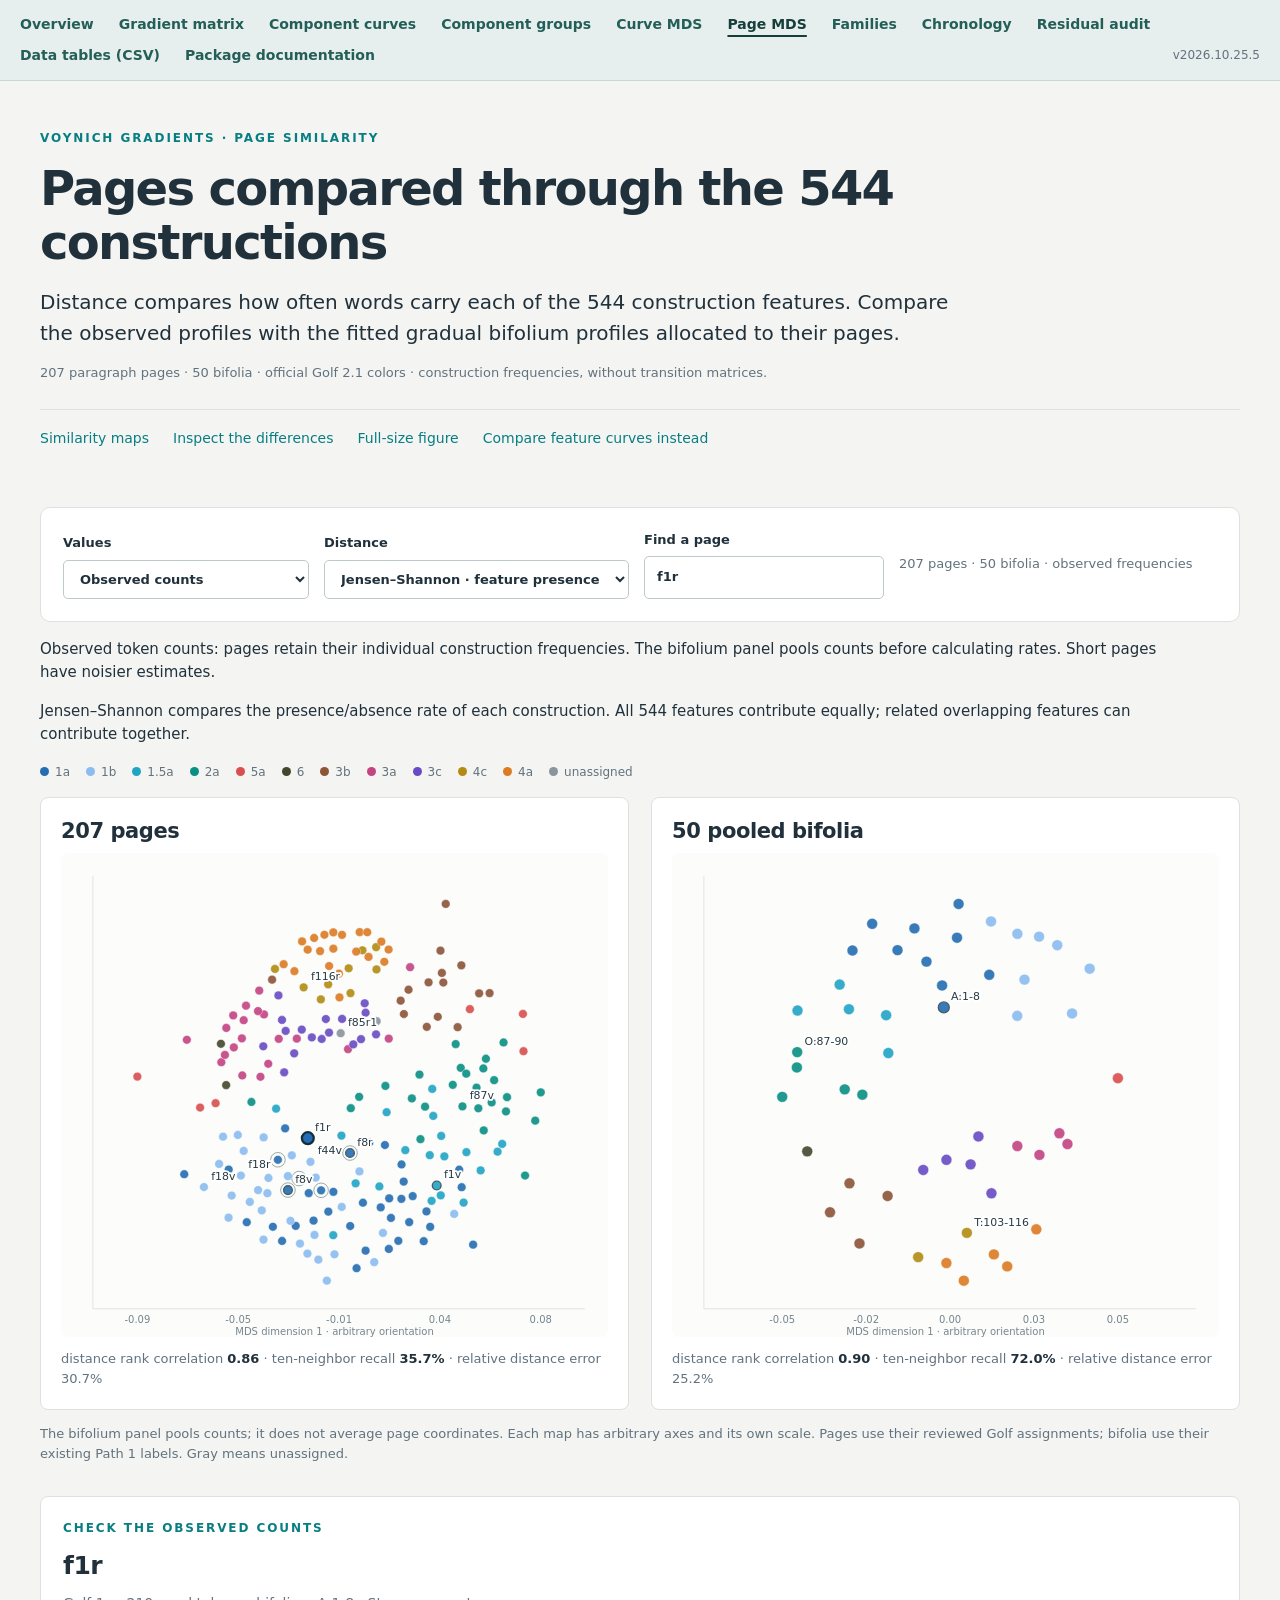
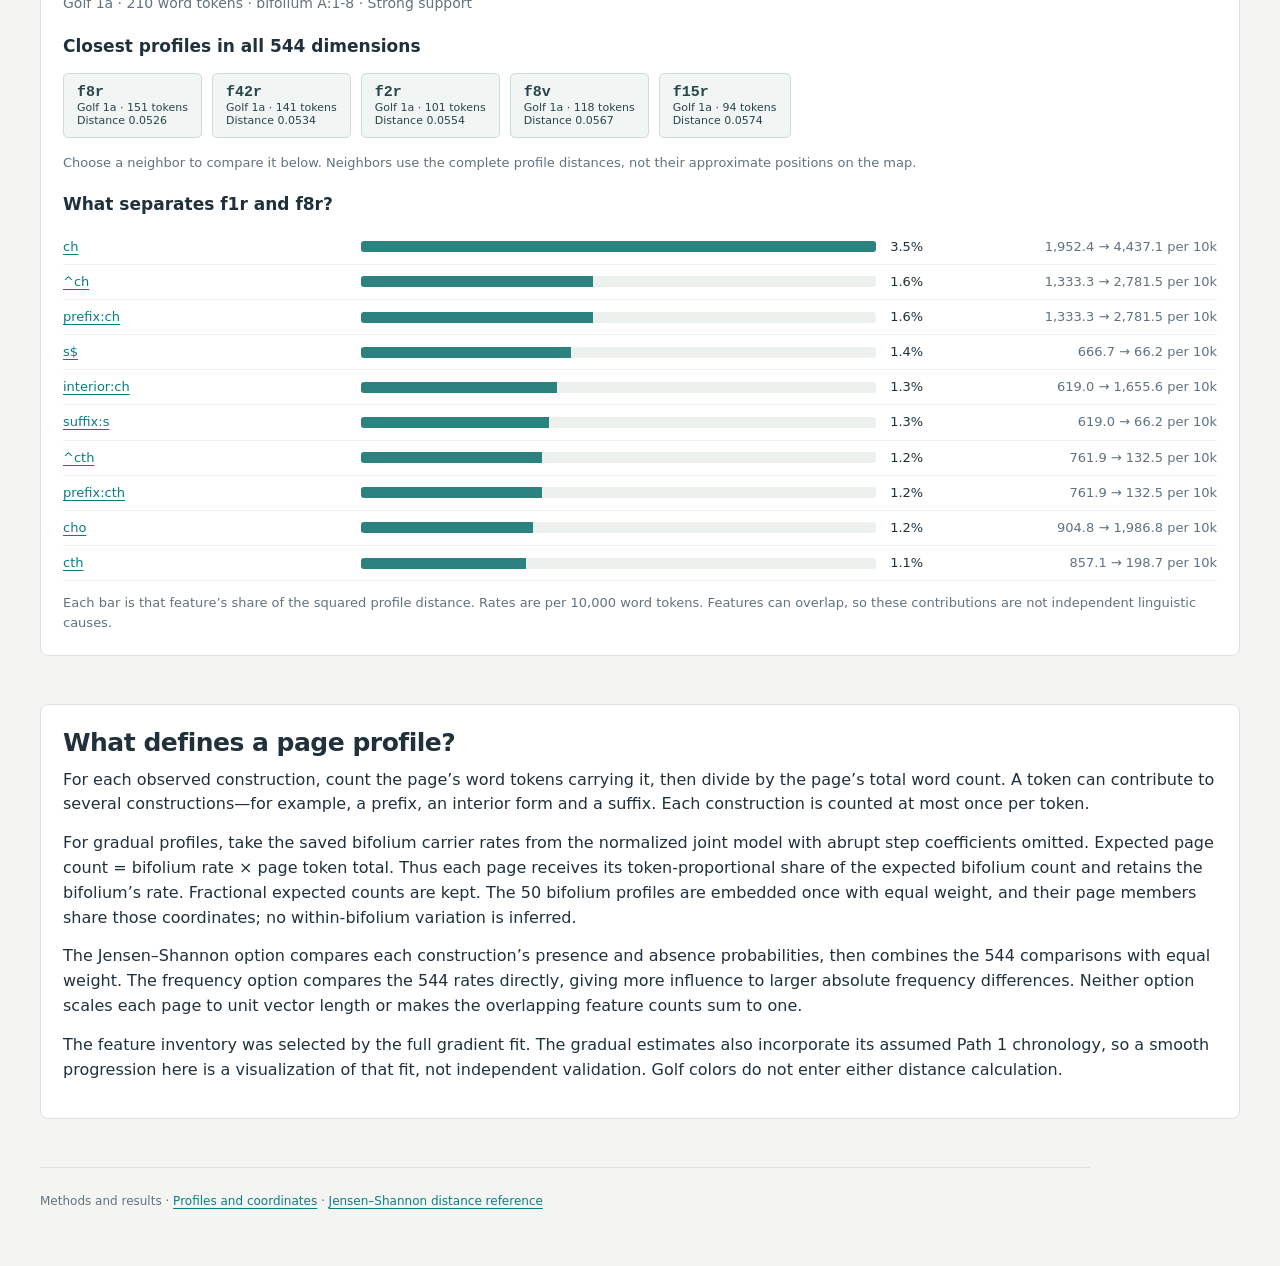
<file: page-mds.html>
<!doctype html>
<html lang="en"><head><meta charset="utf-8"><meta name="viewport" content="width=device-width, initial-scale=1"><title>Pages by construction · Voynich gradients</title><link rel="stylesheet" href="style.css?v=e0b2c25fb6"><link rel="stylesheet" href="package.css?v=9db7e872d7"><link rel="stylesheet" href="feature-mds.css?v=65193ec630"><link rel="stylesheet" href="page-mds.css?v=8525dc30e2"><script src="release.js?v=7b55d89a12"></script><script src="site_nav.js?v=2a5384a73c" defer></script></head>
<body><nav class="package-nav"></nav><header class="masthead"><div class="eyebrow">VOYNICH GRADIENTS · PAGE SIMILARITY</div><h1>Pages compared through the 544 constructions</h1><p class="lede">Distance compares how often words carry each of the 544 construction features. Compare the observed profiles with the fitted gradual bifolium profiles allocated to their pages.</p><p class="scope">207 paragraph pages · 50 bifolia · official Golf 2.1 colors · construction frequencies, without transition matrices.</p><nav aria-label="On this page"><a href="#page-maps">Similarity maps</a><a href="#page-inspect">Inspect the differences</a><a id="figure-link" href="figures/page_feature_mds_js.png">Full-size figure</a><a href="feature-mds.html">Compare feature curves instead</a></nav></header>
<main><div class="controls"><label>Values<select id="profile-source"><option value="observed">Observed counts</option><option value="gradual">Gradual bifolium estimates</option></select></label><label>Distance<select id="distance"><option value="js">Jensen–Shannon · feature presence</option><option value="rate">Frequency differences · Euclidean</option></select></label><label>Find a page<input id="page-search" list="page-options" autocomplete="off" placeholder="For example f18r or f116r"><datalist id="page-options"></datalist></label><span id="status" role="status">Loading page profiles…</span></div>
<p id="source-note" class="explanation"></p>
<p id="distance-note" class="explanation"></p><div id="page-legend" class="mds-legend"></div>
<div id="page-maps" class="mds-grid"><article class="panel"><h2 id="pages-title">207 pages</h2><div id="page-map-pages"></div><p id="page-metrics-pages" class="chart-note"></p></article><article class="panel"><h2 id="bifolia-title">50 pooled bifolia</h2><div id="page-map-bifolia"></div><p id="page-metrics-bifolia" class="chart-note"></p></article></div>
<p id="map-note" class="chart-note map-note"></p>
<section id="page-inspect" class="panel inspect"><div id="inspect-heading" class="eyebrow">CHECK THE OBSERVED COUNTS</div><h2 id="page-selection"></h2><p id="page-meta"></p><p id="allocation-note" class="chart-note"></p><div id="member-pages" class="neighbor-list"></div><h3>Closest profiles in all 544 dimensions</h3><div id="page-neighbors" class="neighbor-list"></div><p class="chart-note">Choose a neighbor to compare it below. Neighbors use the complete profile distances, not their approximate positions on the map.</p><h3 id="difference-title"></h3><div id="difference-bars"></div><p class="chart-note">Each bar is that feature’s share of the squared profile distance. Rates are per 10,000 word tokens. Features can overlap, so these contributions are not independent linguistic causes.</p></section>
<section class="panel"><h2>What defines a page profile?</h2><p>For each observed construction, count the page’s word tokens carrying it, then divide by the page’s total word count. A token can contribute to several constructions—for example, a prefix, an interior form and a suffix. Each construction is counted at most once per token.</p><p>For gradual profiles, take the saved bifolium carrier rates from the normalized joint model with abrupt step coefficients omitted. Expected page count = bifolium rate × page token total. Thus each page receives its token-proportional share of the expected bifolium count and retains the bifolium’s rate. Fractional expected counts are kept. The 50 bifolium profiles are embedded once with equal weight, and their page members share those coordinates; no within-bifolium variation is inferred.</p><p>The Jensen–Shannon option compares each construction’s presence and absence probabilities, then combines the 544 comparisons with equal weight. The frequency option compares the 544 rates directly, giving more influence to larger absolute frequency differences. Neither option scales each page to unit vector length or makes the overlapping feature counts sum to one.</p><p>The feature inventory was selected by the full gradient fit. The gradual estimates also incorporate its assumed Path 1 chronology, so a smooth progression here is a visualization of that fit, not independent validation. Golf colors do not enter either distance calculation.</p></section>
<footer><p>Methods and results · <a id="data-link" href="page-mds-data.json.gz">Profiles and coordinates</a> · <a href="https://docs.scipy.org/doc/scipy/reference/generated/scipy.spatial.distance.jensenshannon.html">Jensen–Shannon distance reference</a></p></footer>
</main><div id="map-tooltip" role="tooltip" hidden></div><script src="behavior_charts.js?v=8a3eea32bb"></script><script src="page-mds.js?v=9086d95393"></script></body></html>
</file>
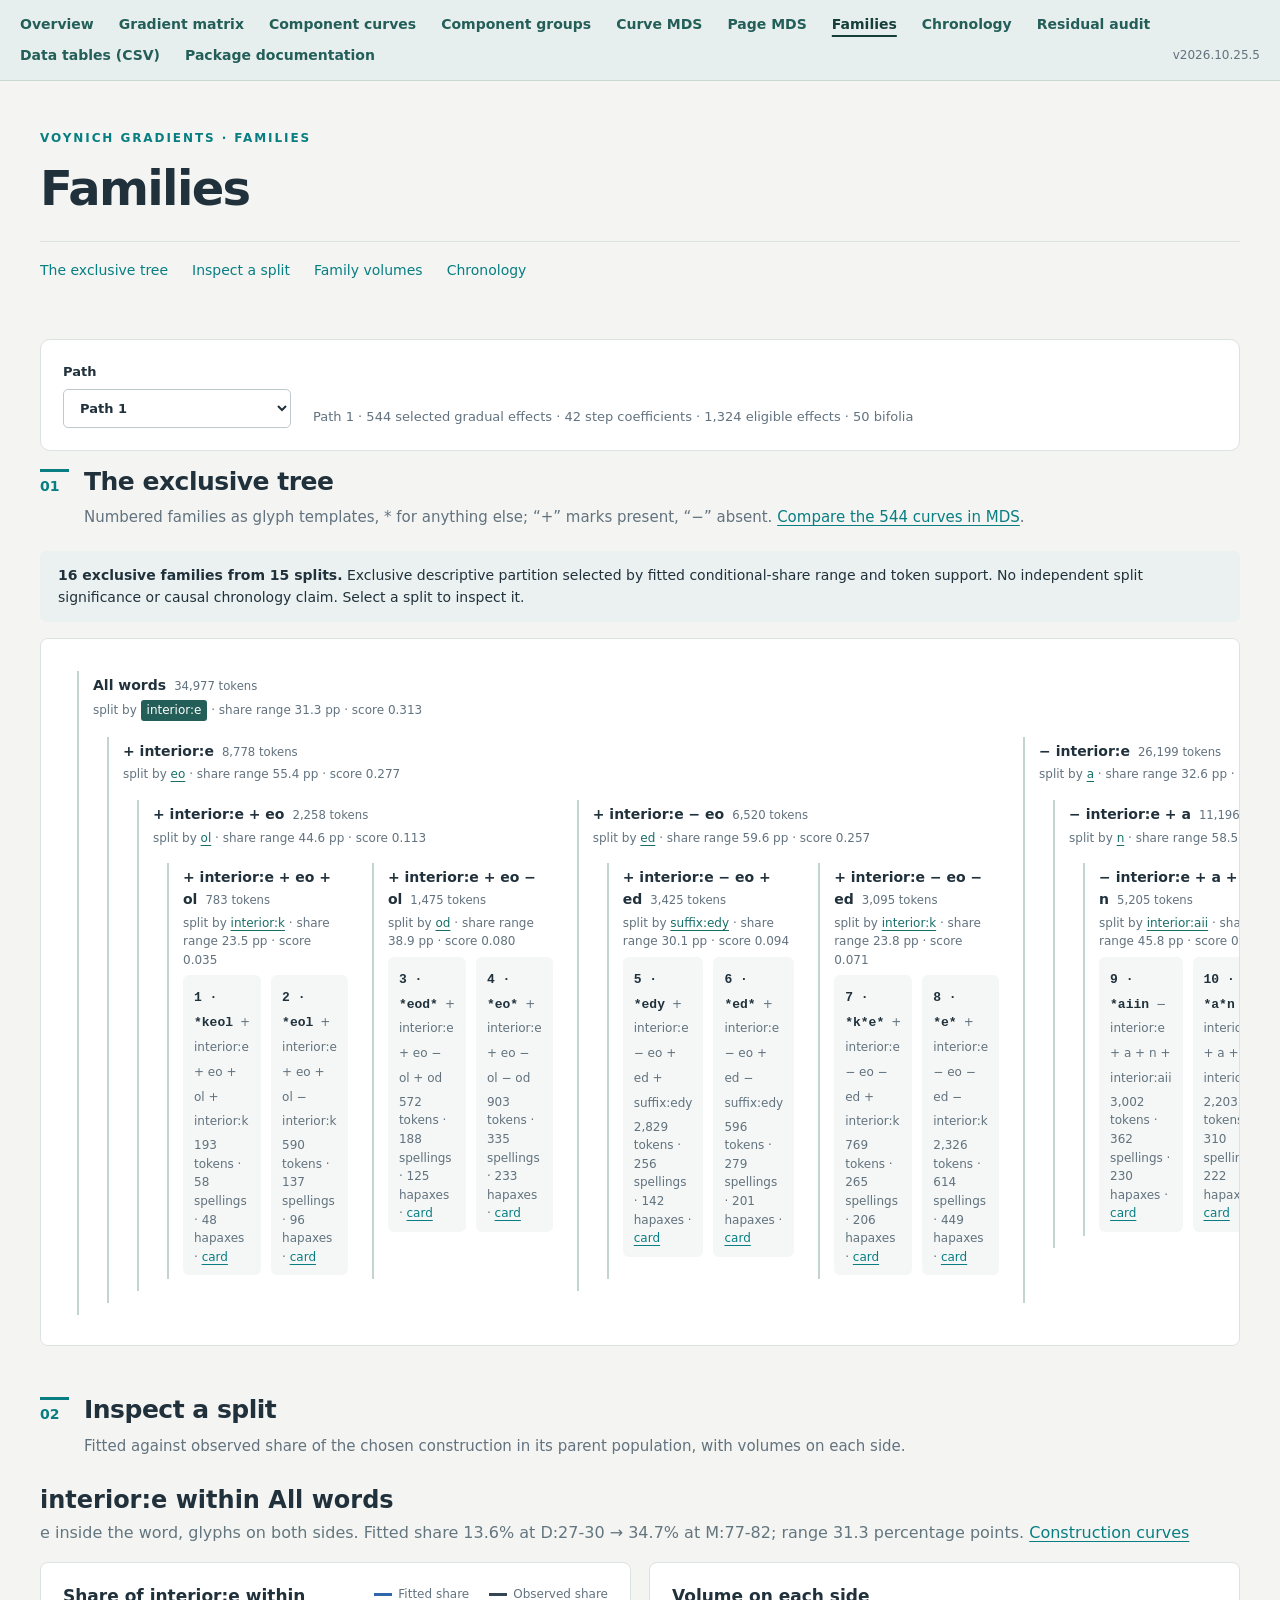
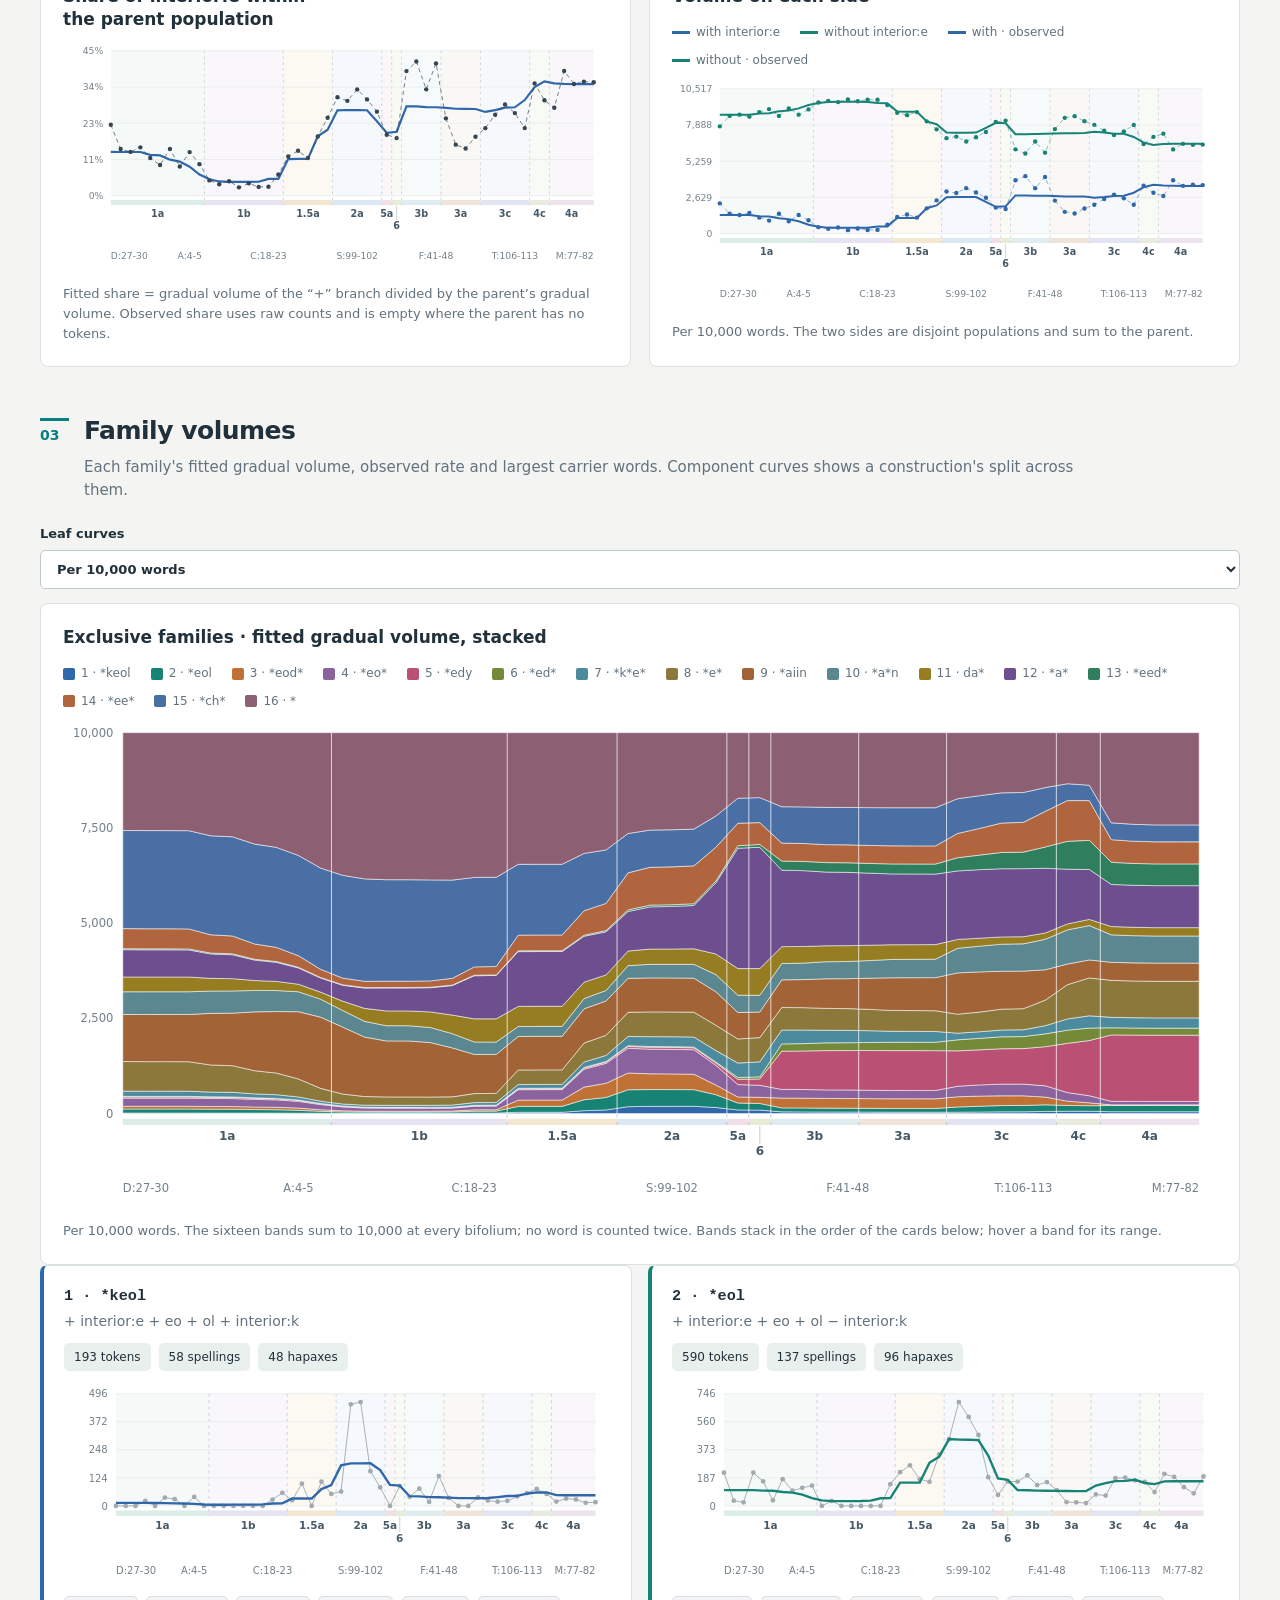
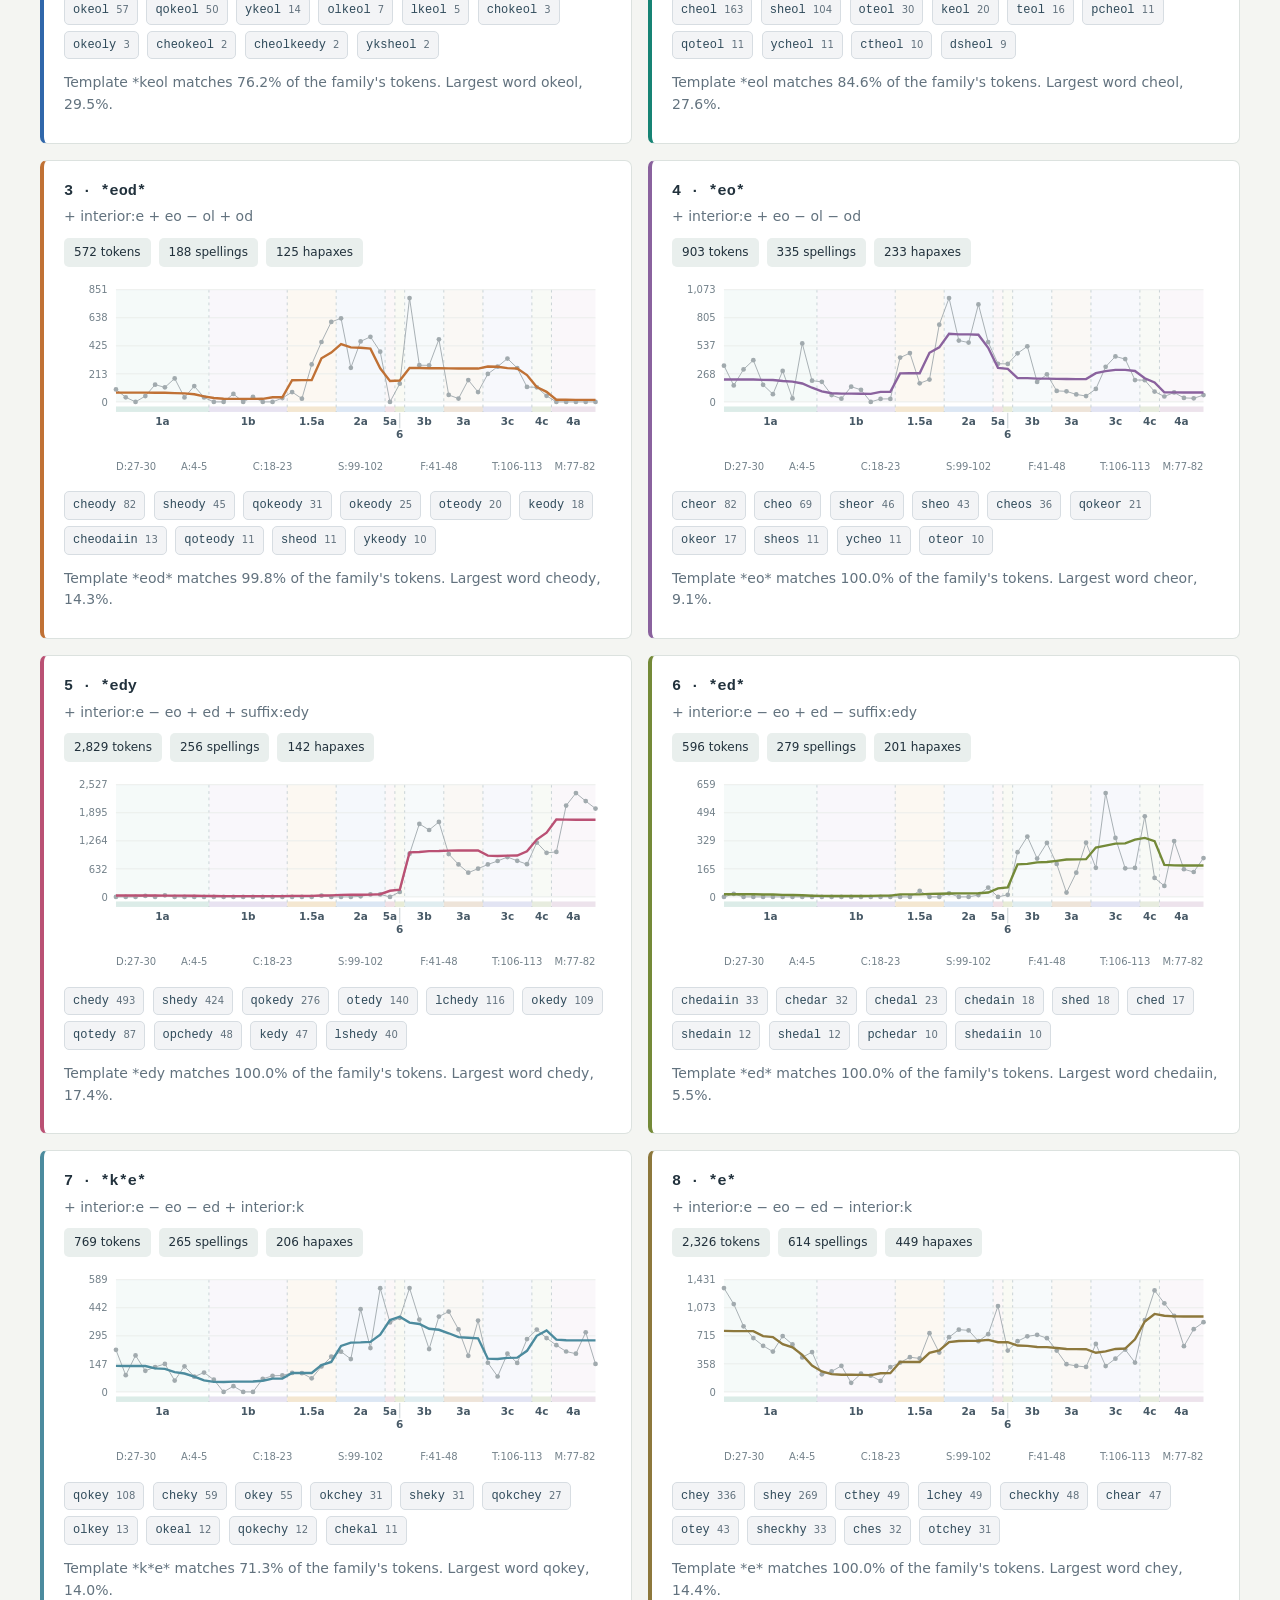
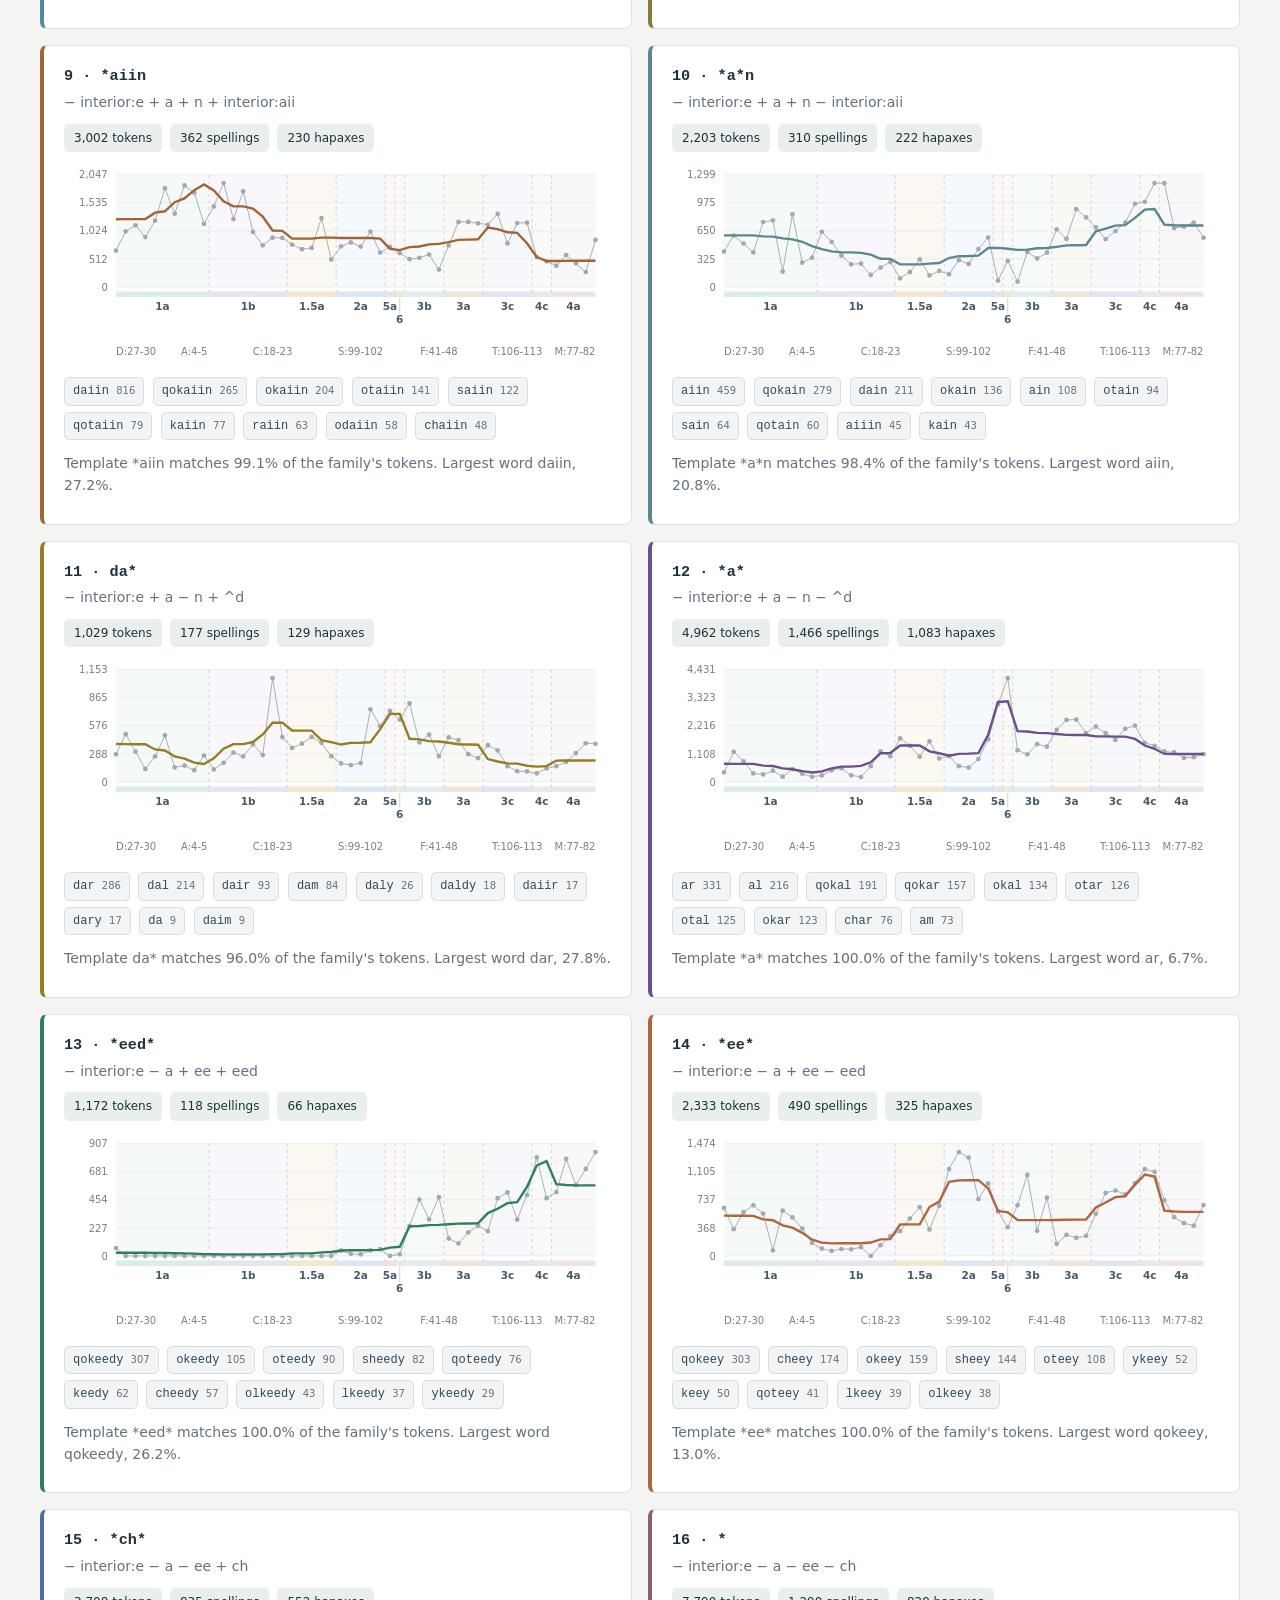
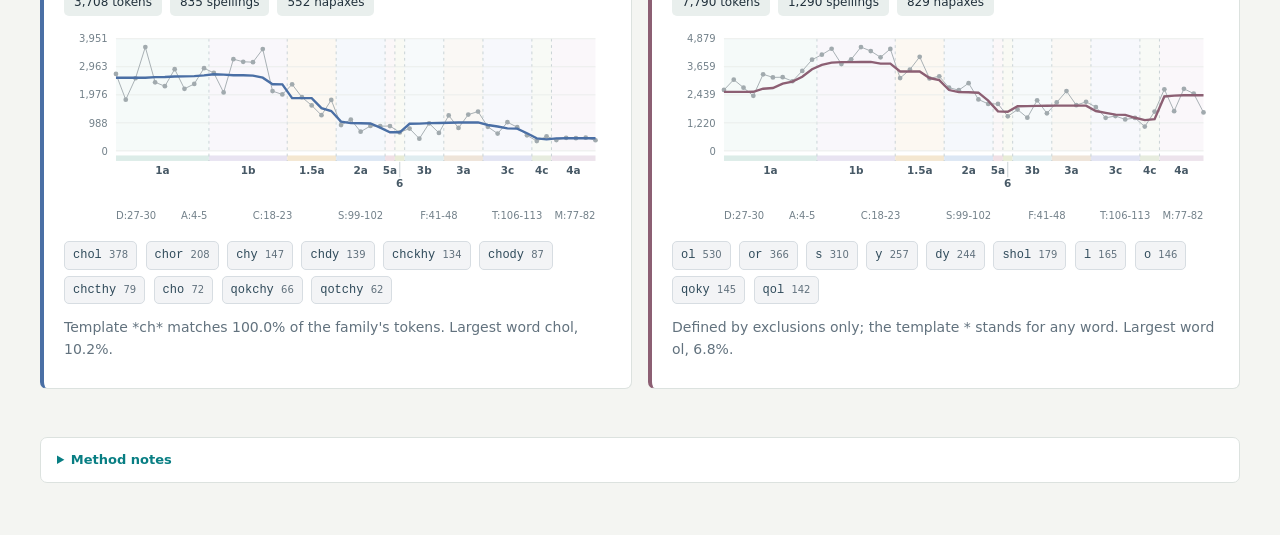
<file: partitions.html>
<!doctype html>
<html lang="en"><head><meta charset="utf-8"><meta name="viewport" content="width=device-width, initial-scale=1"><title>Voynich gradients · Families</title><link rel="stylesheet" href="style.css?v=e0b2c25fb6"><link rel="stylesheet" href="package.css?v=9db7e872d7"><link rel="stylesheet" href="pages.css?v=269661ccac"><script src="release.js?v=7b55d89a12"></script><script src="site_nav.js?v=2a5384a73c" defer></script></head><body><nav class="package-nav" aria-label="Voynich gradients"></nav>
<header class="masthead"><div class="eyebrow">VOYNICH GRADIENTS · FAMILIES</div><h1>Families</h1><nav><a href="#tree">The exclusive tree</a><a href="#split">Inspect a split</a><a href="#families">Family volumes</a><a href="chronology.html">Chronology</a></nav></header>
<main><div class="controls"><label>Path<select id="path"><option value="1">Path 1</option><option value="3">Path 3 · order sensitivity</option></select></label><span id="status" class="status-line" role="status">Loading the positional fit…</span></div>
<section id="tree"><div class="section-title"><span class="number">01</span><div><h2>The exclusive tree</h2><p>Numbered families as glyph templates, * for anything else; “+” marks present, “−” absent. <a href="feature-mds.html">Compare the 544 curves in MDS</a>.</p></div></div><div id="tree-summary" class="note-box"></div><div id="tree-content" class="panel tree"></div></section>
<section id="split"><div class="section-title"><span class="number">02</span><div><h2>Inspect a split</h2><p>Fitted against observed share of the chosen construction in its parent population, with volumes on each side.</p></div></div><div id="split-content"><p class="empty">Select a split in the tree.</p></div></section>
<section id="families"><div class="section-title"><span class="number">03</span><div><h2>Family volumes</h2><p>Each family's fitted gradual volume, observed rate and largest carrier words. Component curves shows a construction's split across them.</p></div></div><div class="word-controls"><label>Leaf curves<select id="leaf-scale"><option value="raw">Per 10,000 words</option><option value="normalized">Relative to each family's own maximum</option></select></label></div><div id="leaf-overview"></div><div id="leaf-cards" class="event-grid"></div></section>
<details class="data-details"><summary>Method notes</summary><p>A descriptive partition of every spelling into families that never share a word. Starting from all words, each population is split by the construction whose fitted share within it changes most along the order, to depth four. The sixteen leaves sum to 10,000 at every bifolium.</p><p>Family volumes include all joint-model effects, but aggregation can hide different movements within a family.</p><p>The tree is a descriptive partition selected on the fitted conditional shares weighted by token support, with a 100-token minimum on both branches. It carries no held-out significance and no causal chronology claim. Volumes are per 10,000 words; no token is counted in two families. A family's template strings its positive conditions in the order they occur in its words, merged where adjacent in most tokens, with * for anything else; the rule beneath is the definition, and each card gives the share of the family's tokens the template matches.</p></details></main><script src="behavior_charts.js?v=8a3eea32bb"></script><script src="positional_data.js?v=a738f889c7"></script><script src="families.js?v=503565845f"></script></body></html>
</file>
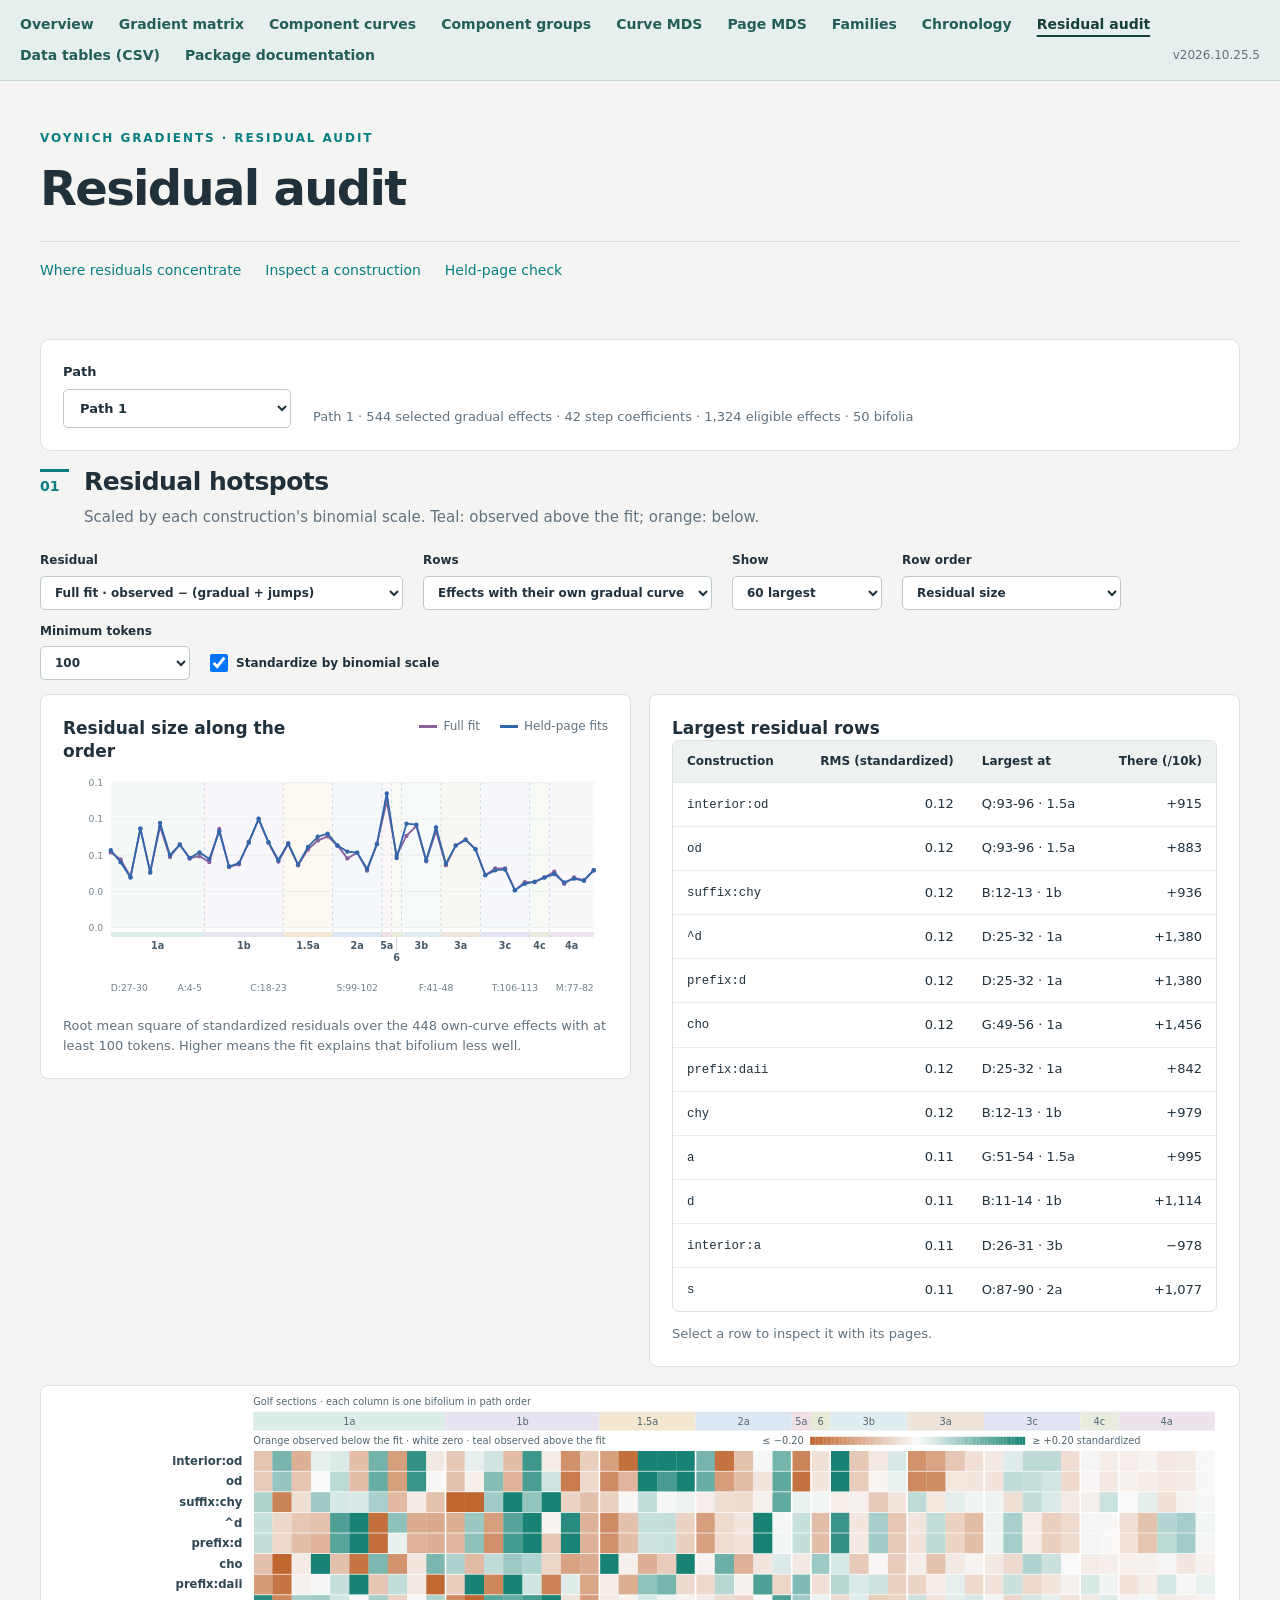
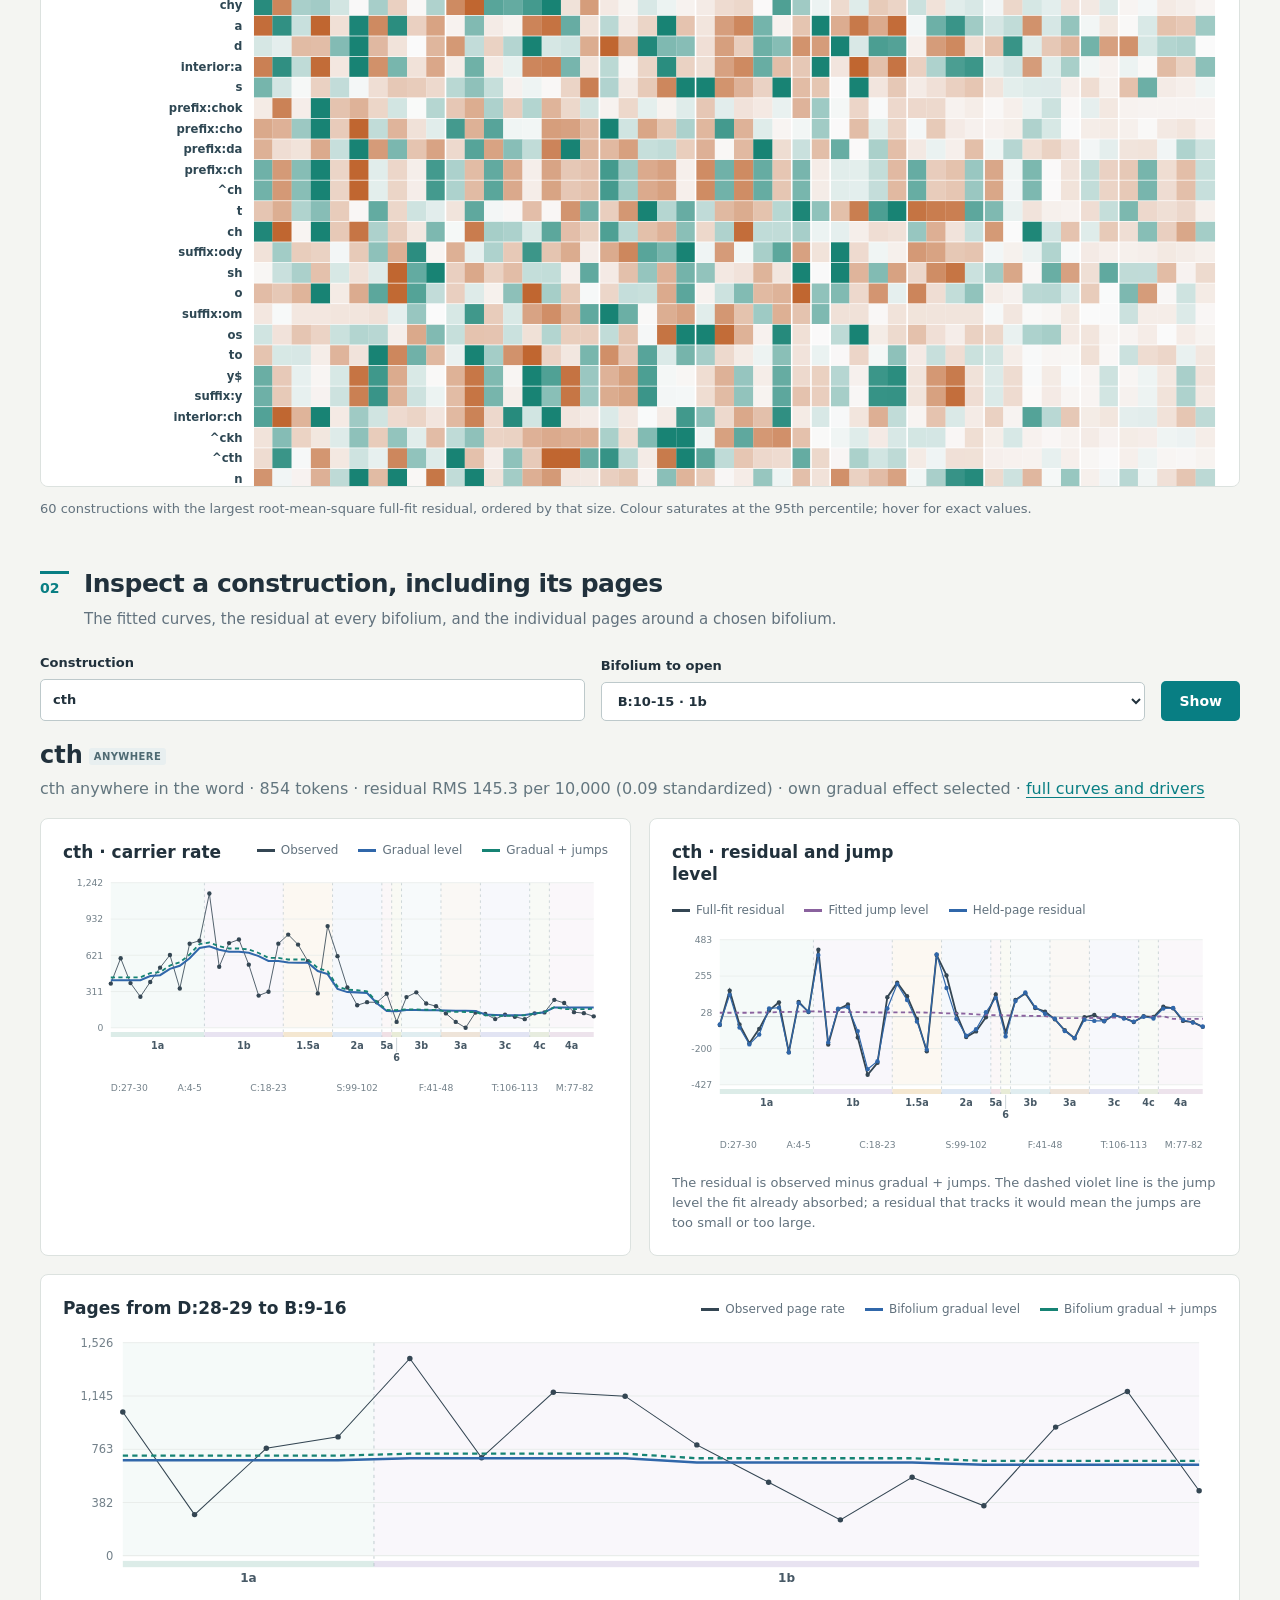
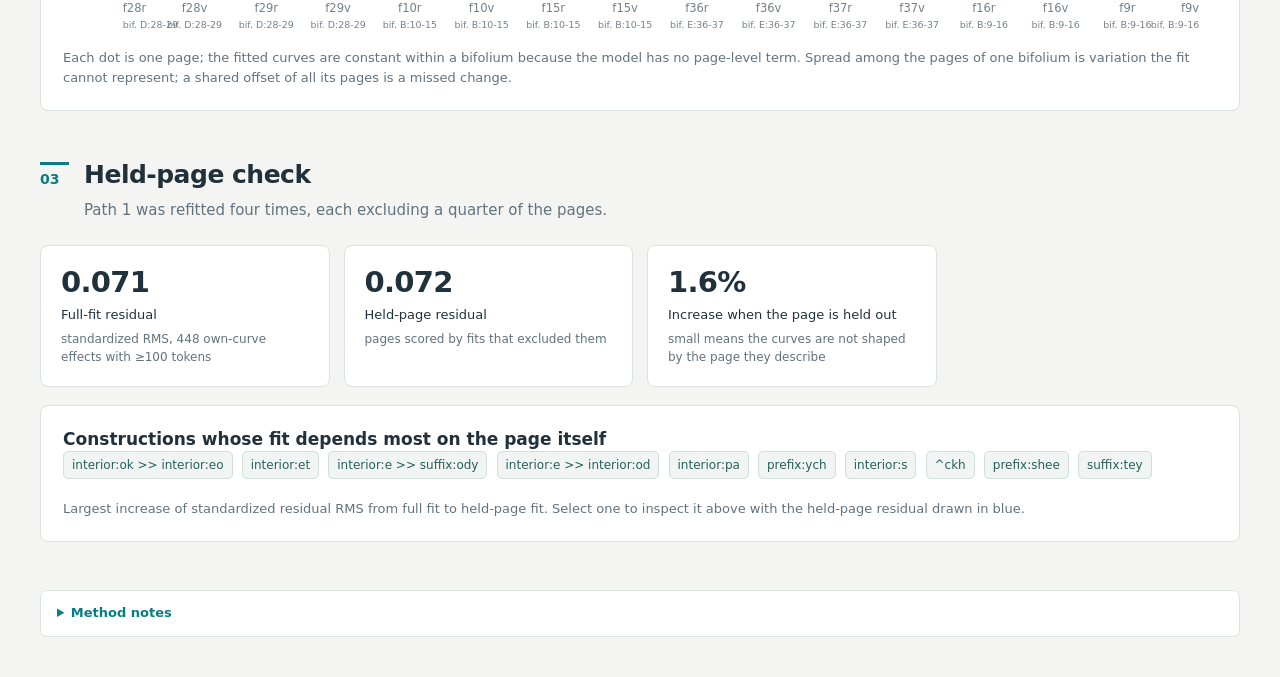
<file: residuals.html>
<!doctype html><html lang="en"><head><meta charset="utf-8"><meta name="viewport" content="width=device-width,initial-scale=1"><title>Voynich gradients · Residual audit</title><link rel="stylesheet" href="style.css?v=e0b2c25fb6"><link rel="stylesheet" href="package.css?v=9db7e872d7"><link rel="stylesheet" href="pages.css?v=269661ccac"><script src="release.js?v=7b55d89a12"></script><script src="site_nav.js?v=2a5384a73c" defer></script></head><body>
<nav class="package-nav" aria-label="Voynich gradients"></nav>
<header class="masthead"><div class="eyebrow">VOYNICH GRADIENTS · RESIDUAL AUDIT</div><h1>Residual audit</h1><nav><a href="#hotspots">Where residuals concentrate</a><a href="#component">Inspect a construction</a><a href="#heldpage">Held-page check</a></nav></header>
<main><div class="controls"><label>Path<select id="path"><option value="1">Path 1</option><option value="3">Path 3 · order sensitivity</option></select></label><span id="status" class="status-line" role="status">Loading the positional fit…</span></div>
<section id="hotspots"><div class="section-title"><span class="number">01</span><div><h2>Residual hotspots</h2><p>Scaled by each construction's binomial scale. Teal: observed above the fit; orange: below.</p></div></div><div id="hotspot-content"></div></section>
<section id="component"><div class="section-title"><span class="number">02</span><div><h2>Inspect a construction, including its pages</h2><p>The fitted curves, the residual at every bifolium, and the individual pages around a chosen bifolium.</p></div></div><form id="residual-form" class="word-controls"><label>Construction<input id="residual-component" list="component-names" value="cth" spellcheck="false"></label><label>Bifolium to open<select id="residual-node"></select></label><button>Show</button></form><datalist id="component-names"></datalist><div id="residual-detail"></div></section>
<section id="heldpage"><div class="section-title"><span class="number">03</span><div><h2>Held-page check</h2><p>Path 1 was refitted four times, each excluding a quarter of the pages.</p></div></div><div id="heldpage-content"></div></section>
<details class="data-details"><summary>Method notes</summary><p>Observed carrier rate minus the fitted gradual-plus-jumps curve, for every construction and bifolium. Where the residuals concentrate, the fit is missing something: page-to-page variation inside a bifolium, a change the smooth curve cannot follow, or a construction the model only reaches through shared effects.</p><p>Residuals are standardized by each construction's binomial scale, so frequent and rare constructions are comparable.</p><p>The held-page residual compares each page against the fit that never saw it.</p><p>Residual = observed rate − (gradual + jumps), per 10,000 words. Standardized residual divides by max(√(p(1−p))·10,000, 10), where p is the construction's overall share of tokens. The full-fit residual is descriptive. The held-page residual averages, by bifolium, the residuals of pages against page-excluded fits; other pages from the same bifolium still inform those fits, so it is a repeatability check, not a forecast.</p></details></main><script src="behavior_charts.js?v=8a3eea32bb"></script><script src="positional_data.js?v=a738f889c7"></script><script src="residuals.js?v=a1f04d7170"></script></body></html>
</file>
<file: style.css>
:root{color-scheme:light;--ink:#21313c;--muted:#62727e;--paper:#f4f5f2;--line:#dce2df;--teal:#087e83;--blue:#3067aa;--orange:#c07135;--violet:#8a629e;--dark:#263b49;--white:#fff}*{box-sizing:border-box}html{scroll-behavior:smooth;scroll-padding-top:24px}body{margin:0;background:var(--paper);color:var(--ink);font:16px/1.55 system-ui,-apple-system,"Segoe UI",sans-serif}.masthead,main{max-width:1460px;margin:auto;padding:36px 40px}.masthead{padding-top:48px;padding-bottom:22px}.eyebrow{font-size:12px;letter-spacing:.16em;color:var(--teal);font-weight:750}h1{font-size:clamp(30px,4vw,48px);line-height:1.12;letter-spacing:-.035em;margin:14px 0 18px;max-width:1050px}h2{font-size:25px;line-height:1.25;letter-spacing:-.02em;margin:0 0 9px}h3{font-size:17px;line-height:1.35;margin:0}p{margin:0 0 14px}.lede{font-size:20px;max-width:940px}.scope,.chart-note{font-size:13px;color:var(--muted)}.scope{max-width:1000px}nav{display:flex;flex-wrap:wrap;gap:12px 24px;border-top:1px solid var(--line);padding-top:18px;margin-top:25px}a{color:var(--teal);text-decoration-thickness:1px;text-underline-offset:3px}nav a{font-size:14px;text-decoration:none}.controls{display:flex;gap:22px;align-items:end;padding:22px;background:var(--white);border:1px solid var(--line);border-radius:10px;margin-bottom:45px}.controls label{min-width:230px}label{display:flex;flex-direction:column;font-size:13px;font-weight:650;gap:6px}select,input{font:inherit;color:var(--ink);background:white;border:1px solid #bdc9cb;padding:10px 12px;border-radius:5px;max-width:100%}select{min-width:225px}input:focus,select:focus,button:focus{outline:2px solid #77bdbf;outline-offset:2px}button{background:var(--teal);color:#fff;border:0;border-radius:5px;font:600 14px system-ui;padding:12px 18px;cursor:pointer}#loading{font-size:13px;color:var(--muted);padding-bottom:11px}.error{padding:18px;background:#fff0e7;border:1px solid #e6b793;border-radius:6px;white-space:pre-wrap;margin-bottom:25px}section{margin-bottom:48px}.section-title{display:flex;gap:15px;max-width:1050px;margin-bottom:22px}.section-title p{font-size:15px;color:var(--muted);margin-bottom:0}.number{font-size:14px;font-weight:750;color:var(--teal);border-top:3px solid var(--teal);padding-top:4px;min-width:29px;margin-top:3px}.summary-grid{display:grid;grid-template-columns:repeat(4,minmax(0,1fr));gap:14px;margin-bottom:18px}.metric{padding:19px 20px;background:var(--white);border:1px solid var(--line);border-radius:8px}.metric .value{font-size:29px;line-height:1.2;font-weight:650;letter-spacing:-.025em}.metric .label{font-size:13px;margin-top:6px}.metric .detail{font-size:12px;color:var(--muted);margin-top:4px}.panel{padding:22px;background:var(--white);border:1px solid var(--line);border-radius:8px}.panel-heading{display:flex;align-items:center;justify-content:space-between;gap:15px;flex-wrap:wrap;margin-bottom:8px}.legend{display:flex;flex-wrap:wrap;gap:9px 20px;font-size:12px;color:var(--muted)}.legend span:before{content:"";display:inline-block;vertical-align:middle;width:18px;height:3px;margin-right:6px;background:var(--dark)}.legend .fit:before{background:var(--teal)}.legend .forecast:before{background:var(--orange)}.legend .smooth:before{background:var(--blue)}.legend .jump:before{background:var(--violet)}.legend.standalone{margin:0 0 16px 44px}.chart svg{display:block;width:100%;height:auto;overflow:visible}.chart-note{margin:12px 0 0}.axis{font:11px system-ui;fill:#73818a}.gridline{stroke:#e9edeb;stroke-width:1}.feature-grid{display:grid;grid-template-columns:repeat(2,minmax(0,1fr));gap:18px}.feature-panel{min-width:0}.feature-panel .chart-note{font-size:12px}.feature-panel .subchart{margin-top:-4px}.event-grid{display:grid;grid-template-columns:repeat(2,minmax(0,1fr));gap:16px;margin-bottom:20px}.event-card{background:#fff;border:1px solid var(--line);border-left:4px solid var(--violet);border-radius:7px;padding:20px}.event-card h3{margin-bottom:9px}.event-card p{font-size:14px;margin:7px 0}.event-card .value{font-size:24px;font-weight:700}.muted{color:var(--muted)}.table-wrap{overflow:auto;border:1px solid var(--line);border-radius:7px;background:#fff}table{border-collapse:collapse;width:100%;font-size:13px}th,td{text-align:left;vertical-align:top;padding:11px 14px;border-bottom:1px solid #e9edeb}th{background:#edf1ef;font-size:12px;font-weight:700;white-space:nowrap}td.num,th.num{text-align:right;font-variant-numeric:tabular-nums}tr:last-child td{border-bottom:0}tbody tr:hover{background:#f6f9f7}.word-controls{display:flex;flex-wrap:wrap;align-items:end;gap:12px 16px;margin-bottom:14px}.word-controls label{flex:1;min-width:280px}.word-controls p{flex-basis:100%;font-size:12px;color:var(--muted);margin:0}code,.word-form{font-family:ui-monospace,SFMono-Regular,Consolas,monospace;font-size:.95em}.selection-summary{font-size:14px;margin:10px 0 17px}.selection-summary .words{font-family:Consolas,monospace;font-size:12px;color:var(--muted);margin-top:6px}.word-controls+#word-summary+.panel{margin-bottom:20px}.focal-grid{display:grid;grid-template-columns:repeat(3,minmax(0,1fr));gap:14px;margin:20px 0}.focal-card{background:#fff;border:1px solid var(--line);border-radius:8px;padding:15px 17px}.focal-card h3{font-family:Consolas,monospace}.focal-card p{font-size:12px;color:var(--muted);margin:5px 0 0}.focal-card .endpoint{font-size:17px;font-weight:650;color:var(--ink);margin-top:8px}.focal-cell{min-width:170px}.focal-cell .main{font-family:Consolas,monospace;font-weight:700;font-size:14px}.focal-cell .share{color:var(--teal);font-size:12px}.focal-cell .counts,.focal-cell .secondary{font-size:11px;color:var(--muted);white-space:nowrap}.focal-cell .secondary{white-space:normal;margin-top:3px}.flag{display:inline-block;font:600 10px/1.4 system-ui;color:#93612a;background:#fff2d9;border-radius:3px;padding:1px 4px;margin-top:3px}.node-cell{min-width:120px;position:sticky;left:0;background:#fff;border-right:1px solid var(--line);z-index:1}.node-cell .group{display:block;font-size:10px;color:var(--muted)}th.node-cell{background:#edf1ef;z-index:2}.tall-table{max-height:none}.empty{padding:20px;color:var(--muted);font-size:14px}.info-note{padding:17px 20px;background:#eaf1f0;border-radius:7px;margin-bottom:16px;font-size:14px}.info-grid{display:grid;grid-template-columns:repeat(3,minmax(0,1fr));gap:14px;margin-bottom:16px}footer{border-top:1px solid var(--line);padding:24px 0 10px;max-width:1050px;color:var(--muted);font-size:12px}footer p{margin-bottom:8px}@media(max-width:1000px){.masthead,main{padding-left:24px;padding-right:24px}.summary-grid{grid-template-columns:repeat(2,minmax(0,1fr))}.controls{flex-wrap:wrap}.feature-grid{grid-template-columns:1fr}.focal-grid{grid-template-columns:repeat(2,minmax(0,1fr))}}@media(max-width:600px){.masthead,main{padding-left:15px;padding-right:15px}.masthead{padding-top:30px}.controls{gap:13px;padding:16px}.controls label,.controls select{width:100%;min-width:0}.controls label{flex-basis:100%}.summary-grid,.event-grid,.info-grid{grid-template-columns:1fr 1fr}.metric{padding:14px}.metric .value{font-size:25px}.event-grid{grid-template-columns:1fr}.section-title{gap:10px}.section-title h2{font-size:22px}.panel{padding:16px}.focal-grid{grid-template-columns:1fr}.legend.standalone{margin-left:0}.word-controls label{min-width:100%}.lede{font-size:18px}nav{gap:9px 17px}}@media print{body{background:white}.controls,.word-controls,nav{display:none}.masthead,main{max-width:none;padding:20px}.feature-grid{grid-template-columns:1fr 1fr}.panel,.event-card,.focal-card{break-inside:avoid}.table-wrap{overflow:visible}.node-cell{position:static}section{break-inside:auto}}
.data-details{margin:16px 0;padding:12px 16px;border:1px solid var(--line);border-radius:7px;background:#fff}.data-details>summary{cursor:pointer;color:var(--teal);font-size:13px;font-weight:600}.data-details[open]>summary{margin-bottom:16px}.data-details .table-wrap,.data-details .rv-table-wrap{max-height:65vh;overflow:auto}.data-details .table-wrap thead,.data-details .rv-table-wrap thead{position:sticky;top:0;z-index:2}#information-summary>.panel{margin:16px 0}nav a[hidden]{display:none}#word-form{padding:16px 20px;background:#fff;border:1px solid var(--line);border-radius:8px;margin:18px 0 24px}
.event-counts{font-size:12px;margin:12px 0 16px}.event-counts td,.event-counts th{padding:7px 8px}.event-counts small{display:block;color:var(--muted)}.event-links{padding-top:12px;border-top:1px solid var(--line);font-size:13px}.hypothesis{margin-top:15px;padding:13px 15px;background:#f3f6f1;border:1px solid #dce6d8;border-radius:5px;font-size:13px}.hypothesis p{font-size:12px;line-height:1.5}.hypothesis p:last-child{margin-bottom:0}
.controls{margin-bottom:15px}.axis-description{font-size:13px;color:var(--muted);margin:0 0 35px;max-width:1100px}.golf-shade{opacity:.28}.golf-boundary{stroke:#b8c5ca;stroke-width:.8;stroke-dasharray:3 4}.golf-label{font:600 11.5px system-ui;fill:#475966}.golf-leader{stroke:#9faeb5;stroke-width:.6;fill:none}
.incoming-panel{margin:20px 0}.ancestry-grid{display:grid;grid-template-columns:1fr 1fr;gap:32px;margin:22px 0}.ancestry-grid h4{margin:0 0 8px;font-size:16px}.ancestry-grid p{font-size:13px}.origin-bars{margin:18px 0}.origin-row{display:grid;grid-template-columns:90px minmax(60px,1fr) 60px;gap:10px;align-items:center;font-size:12px;margin:7px 0}.origin-row strong{text-align:right}.origin-track{height:9px;background:#edf1ef;border-radius:3px;overflow:hidden}.origin-track span{display:block;height:100%;background:var(--teal)}.text-button{background:none;color:var(--teal);padding:0;font-size:13px;text-align:left;text-decoration:underline;text-underline-offset:3px}.forward-title{margin:28px 0 14px}.jump-family-grid{display:grid;grid-template-columns:1fr 1fr;gap:16px;margin-top:18px}.jump-family{background:white;border:1px solid var(--line);border-radius:7px;padding:20px}.jump-family .muted{font-size:12px}.word-directions{display:grid;grid-template-columns:1fr 1fr;gap:16px;margin-top:15px}.word-directions p{font-size:13px}.word-directions strong{font-size:12px}.occurrences{margin:12px 0 16px;font-size:12px}.occurrences div{padding:7px 0;border-top:1px solid var(--line)}.occurrences span{display:block;color:var(--muted)}@media(max-width:850px){.ancestry-grid,.jump-family-grid{grid-template-columns:1fr}.ancestry-grid{gap:20px}}
</file>
<file: package.css>
.package-nav{display:flex;flex-wrap:wrap;gap:9px 25px;padding:14px max(20px,calc((100vw - 1420px)/2));background:#e6efed;border-bottom:1px solid #cad8d4;font-size:14px}.package-nav a{color:#245e58;text-decoration:none;font-weight:650}.package-nav a:hover{text-decoration:underline}.b-overview{width:100%;height:auto;display:block}.b-readout .feature-grid{margin-top:16px}.b-inspection{margin-top:32px}.b-meta{color:#53626a;font-size:14px}.b-category-list{display:flex;flex-wrap:wrap;gap:8px}.b-category-list button{font:inherit;font-size:14px;background:#f0f5f3;color:#285f59;border:1px solid #d1dfd9;border-radius:5px;padding:6px 10px;cursor:pointer}.b-section-note{max-width:1000px}.b-saved-note{background:#f4f6f5;padding:14px 18px;border-radius:5px}.b-table details{margin-top:16px}
.package-nav{margin-top:0;border-top:0}.package-nav a[aria-current="page"]{color:#163f3b;text-decoration:underline;text-decoration-thickness:2px;text-underline-offset:6px}
</file>
<file: pages.css>
/* Styles shared by the positional-composition pages; style.css holds the base system. */
.legend span[style]:before{background:var(--c)}
.chart-panel{min-width:0}.chart-panel .panel-heading{align-items:flex-start}.chart-panel h3{max-width:48%}
.status-line{font-size:13px;color:var(--muted)}
.controls{flex-wrap:wrap;gap:16px 22px}.controls label{min-width:200px}.controls input{min-width:230px}.controls .grow{flex:1}
.toolbar{display:flex;flex-wrap:wrap;gap:12px 20px;align-items:end;margin:18px 0 14px}.toolbar label{min-width:150px;font-size:12px}.toolbar select,.toolbar input{padding:8px 10px;min-width:0}.toolbar input[type=checkbox]{min-width:0;width:18px;height:18px;margin:8px 0}.toolbar .check{flex-direction:row;align-items:center;gap:8px;min-width:0}
.heat-wrap{position:relative;overflow:auto;max-height:78vh;background:#fff;border:1px solid var(--line);border-radius:8px;padding:6px 8px 10px}
.heat-wrap svg{display:block;width:100%;min-width:900px;height:auto}
.heat-sticky{position:sticky;top:0;background:#fff;z-index:2;padding-bottom:3px}
.heat-head{overflow:visible}.heat-row{cursor:pointer}.heat-row:hover .heat-label,.heat-row:focus .heat-label{fill:#b82e31;text-decoration:underline}
.heat-label{font:600 13px system-ui,sans-serif;fill:#2e4753}.heat-label.sel{fill:#0b5a56}.heat-sub{font:10px system-ui,sans-serif;fill:#8a979d}
.motion-axis{font:11px system-ui,sans-serif;fill:#536570}
.detail-title{padding:4px 0 12px}.detail-title h3{font-size:24px;margin-bottom:5px}.detail-title p{color:#63767f;margin-bottom:4px}
.chip,.word-chip{font:inherit;font-size:12px;padding:4px 8px;margin:0 4px 6px 0;border-radius:5px;border:1px solid #d1dfd9;background:#f0f5f3;color:#285f59;cursor:pointer}
.chip.inactive{background:#f6f6f4;color:#6d7b80;border-style:dashed}.word-chip{background:#f3f4f6;color:#2f4a5a;border-color:#d7dde2;font-family:ui-monospace,SFMono-Regular,Consolas,monospace}
.word-chip small{color:var(--muted);font-family:system-ui}.chip:hover,.word-chip:hover{text-decoration:underline}
.kind{display:inline-block;font:600 10px/1.5 system-ui;letter-spacing:.04em;text-transform:uppercase;color:#4f6a73;background:#e8eff0;border-radius:3px;padding:1px 5px;margin-left:6px;vertical-align:middle}
.row-list td{vertical-align:middle}.row-list tr.pick{cursor:pointer}.row-list tr.sel td{background:#eaf1f0;font-weight:650}
.scroll-table .table-wrap{max-height:62vh;overflow:auto}.scroll-table thead th{position:sticky;top:0;z-index:1}
.group-card{grid-column:1/-1}.group-card .feature-grid{margin-top:12px}
.tags{display:flex;flex-wrap:wrap;gap:8px;margin:10px 0}.tags span{padding:5px 10px;border-radius:5px;background:#e9efed;font-size:12px}
.note-box{padding:14px 18px;background:#eaf1f0;border-radius:7px;font-size:14px;margin:0 0 16px}
.warn-box{padding:12px 16px;background:#fff4e6;border-radius:6px;font-size:14px;margin:0 0 14px}
.tree{overflow:auto}.tree>.branch{min-width:760px}
.branch{border-left:2px solid #c4d5d1;margin:10px 0 8px 14px;padding:4px 0 4px 14px}.branch .node{font-weight:650;font-size:14px}.branch .node small{font-weight:400;color:var(--muted);margin-left:8px}
.branch .split{font-size:12px;color:var(--muted);margin:3px 0 6px}.branch .split button{background:none;color:#176f68;border:0;font:inherit;padding:0;cursor:pointer;text-decoration:underline;text-underline-offset:3px}
.children{display:grid;grid-template-columns:1fr 1fr;gap:10px}.leaf{background:#f4f7f5;border-radius:6px;padding:9px 11px}.leaf strong{font-size:13px;font-family:ui-monospace,Consolas,monospace}.leaf p{font-size:12px;margin:3px 0 0;color:var(--muted)}
.rule{font-size:12px;color:var(--muted)}.leaf .rule{margin-left:7px}.event-card p.rule{margin:-4px 0 8px}.leaf.sel{outline:2px solid #176f68}
.peak-buttons{display:flex;flex-wrap:wrap;gap:8px;margin:12px 0}.peak-buttons button{background:#edf3f1;color:#245e58;border:1px solid #d3e0dc;font-size:12px;padding:6px 9px}.peak-buttons button.sel{background:#245e58;color:#fff}
.pair-map{overflow-x:auto;max-width:1100px}.pair-map svg{display:block;width:100%;min-width:740px}.pair-map [data-pair]{cursor:pointer}.pair-map [data-pair]:hover{stroke:#21313c;stroke-width:2}
.rw-metrics{font-size:14px}
.numbers{font-variant-numeric:tabular-nums}
@media(max-width:1000px){.children{grid-template-columns:1fr}.chart-panel h3{max-width:none}}
.p-controls{display:flex;flex-wrap:wrap;gap:16px;align-items:end;margin:18px 0}.p-controls label{min-width:200px}.p-legend{display:flex;gap:20px;font-size:13px;margin:12px 0;flex-wrap:wrap}.p-legend i{display:inline-block;width:18px;height:8px;margin-right:5px}.p-small{font-size:13px;color:var(--muted)}
.gbars{display:grid;grid-template-columns:90px 1fr 70px;gap:8px 12px;align-items:center;font-size:13px}.gbars .track{position:relative;height:14px;background:#eef1f0;border-radius:3px}.gbars .track:before{content:'';position:absolute;left:50%;top:0;bottom:0;border-left:1px solid #b4bfc4}.gbars .track i{position:absolute;top:0;height:100%;border-radius:2px}.gbars strong{text-align:right;font-variant-numeric:tabular-nums}.branch .split button.sel{background:#245e58;color:#fff;text-decoration:none;padding:1px 6px;border-radius:3px}
.chart svg .stack-area{stroke:#fff;stroke-width:.5;transition:opacity .15s}.chart svg:hover .stack-area{opacity:.55}.chart svg .stack-area:hover{opacity:1}.legend.swatches span:before{width:12px;height:12px;border-radius:2px}
</file>
<file: feature-mds.css>
.mds-grid{display:grid;grid-template-columns:repeat(2,minmax(0,1fr));gap:22px}.mds-grid>.panel{min-width:0;padding:20px}.mds-grid h2{font-size:21px}.mds-grid h3{font-size:16px;margin-top:14px}.controls{flex-wrap:wrap;gap:15px}.controls label{min-width:210px}.controls #feature-search{min-width:290px}.explanation{font-size:15px;max-width:1120px;margin:16px 0}.mds-legend{display:flex;flex-wrap:wrap;gap:8px 16px;font-size:12px;color:var(--muted);margin:16px 0}.mds-legend span:before{content:'';display:inline-block;width:9px;height:9px;border-radius:50%;background:var(--c);margin-right:6px}.mds-svg{width:100%;display:block;background:#fcfdfb;border-radius:6px}.mds-dot{cursor:pointer;stroke:#fff;stroke-width:.5;opacity:.76;transition:opacity .12s}.mds-dot:hover,.mds-dot:focus{opacity:1;stroke:#172d39;stroke-width:2;outline:none}.mds-dot.selected{stroke:#172d39;stroke-width:2.4;opacity:1}.mds-label{font:12px system-ui;paint-order:stroke;stroke:#fff;stroke-width:4px;stroke-linejoin:round;fill:#283b43;pointer-events:none}.map-note{margin:14px 0 32px}.inspection-heading{display:flex;align-items:center;justify-content:space-between;gap:18px;flex-wrap:wrap}.inspection-heading h2{margin-top:8px;font-family:Consolas,monospace}.inspect{margin-top:28px}.neighbor-list{display:flex;flex-wrap:wrap;gap:10px;margin:15px 0}.neighbor-list button{background:#f1f5f3;color:#28454b;border:1px solid #cedbd6;text-align:left;padding:10px 13px;font-weight:500}.neighbor-list button strong{display:block;font-family:Consolas,monospace;font-size:15px}.neighbor-list button small{display:block;font-size:11px;max-width:240px}.family-explanation{max-width:1120px}.family-explanation p{max-width:1000px}.chart svg{overflow:visible}.chart-note strong{color:var(--ink)}#status{font-size:13px;color:var(--muted);align-self:center}#selection-support{font-size:14px;color:var(--muted)}#map-tooltip{position:fixed;pointer-events:none;background:#213640;color:white;padding:10px 13px;border-radius:5px;max-width:290px;z-index:100;font-size:12px;box-shadow:0 3px 18px #183b4130}#map-tooltip strong{font-size:14px}#map-tooltip[hidden]{display:none}.map-axis{fill:#76858d;font:11px system-ui}.warning-note{color:#9a682e}@media(max-width:950px){.mds-grid{grid-template-columns:1fr}.controls #feature-search{min-width:0;width:100%}.controls label{min-width:0}.mds-grid>.panel{padding:14px}}@media print{.mds-grid{grid-template-columns:1fr 1fr}.mds-dot{opacity:1}}
.mds-dot.golf-peak{opacity:1}#color-note{margin:0 0 18px;max-width:1080px}
</file>
<file: page-mds.css>
.page-dot{opacity:.9}.page-dot.member{stroke:#334d5c;stroke-width:1.5}.page-dot.selected{stroke:#172d39;stroke-width:2.5;opacity:1}#page-meta{font-size:14px;color:var(--muted)}#page-selection{margin:12px 0}#difference-title{margin:26px 0 14px}#page-inspect>h3{margin-top:20px}.distance-row{display:grid;grid-template-columns:minmax(160px,1.1fr) minmax(80px,2fr) 55px minmax(150px,1fr);gap:14px;align-items:center;font-size:13px;padding:7px 0;border-bottom:1px solid #edf0ed}.distance-row a{overflow-wrap:anywhere}.distance-track{height:11px;background:#edf1ee;border-radius:3px;overflow:hidden}.distance-track span{display:block;height:100%;background:#2b827e}.distance-values{text-align:right;color:var(--muted);font-variant-numeric:tabular-nums}#member-pages:empty{display:none}#page-inspect{scroll-margin-top:25px}#page-search{min-width:240px}@media(max-width:650px){.distance-row{grid-template-columns:minmax(120px,1fr) 1fr 45px;gap:8px}.distance-values{grid-column:1/4;text-align:left}.controls #page-search{min-width:0}}
</file>
